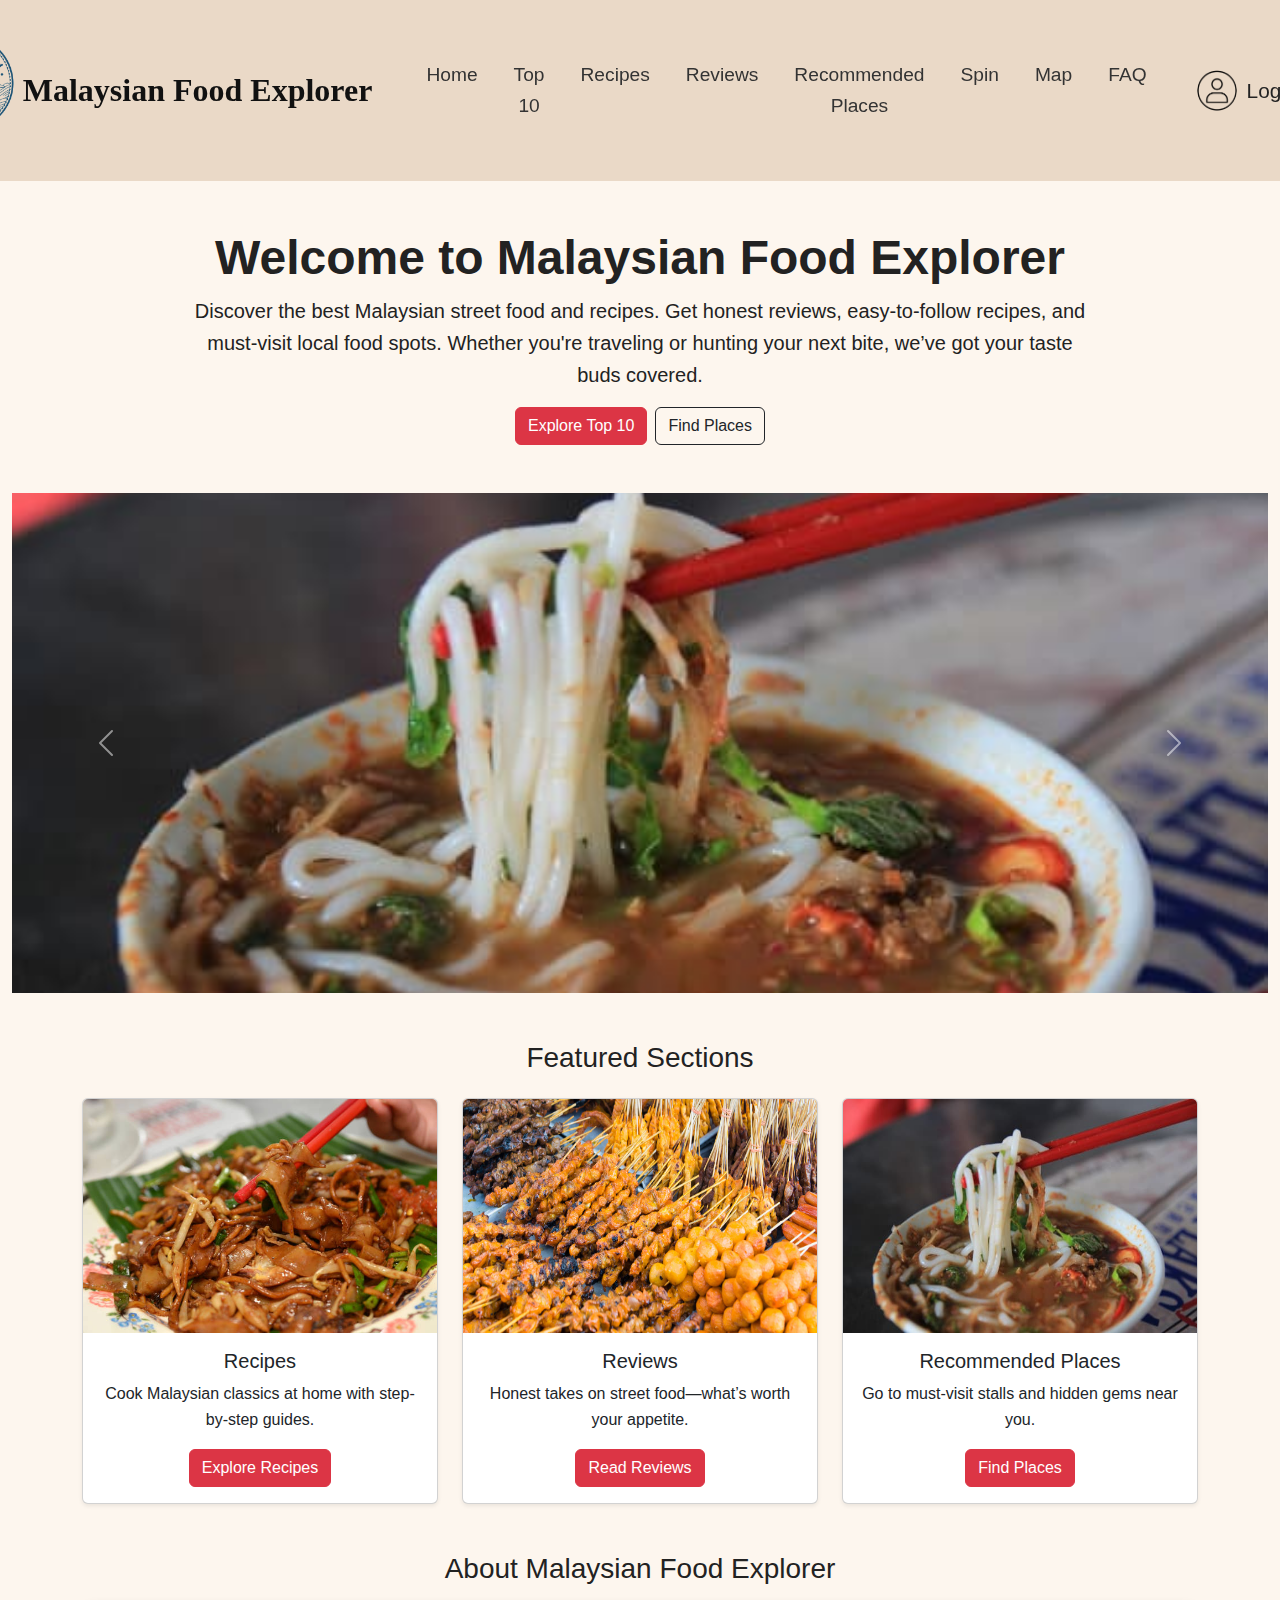
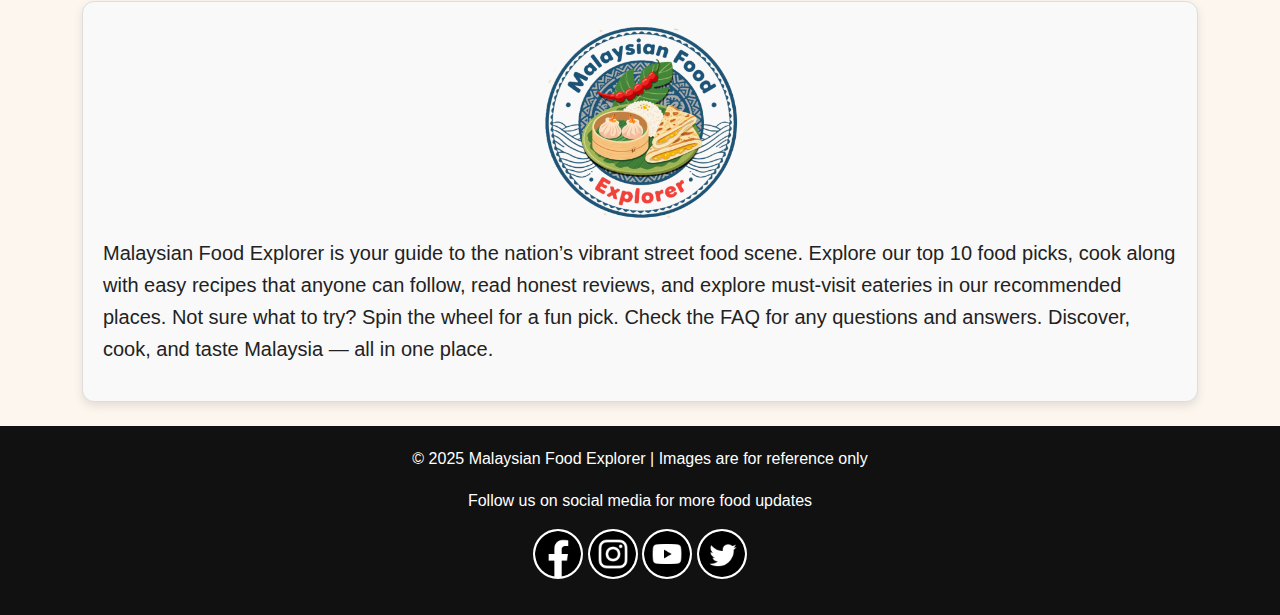
<file: index.html>
<!DOCTYPE html>
<html lang="en">

<head>
  <meta charset="UTF-8" />
  <meta name="viewport" content="width=device-width, initial-scale=1.0" />
  <title>Malaysian Street Food Home</title>

  <link href="https://cdn.jsdelivr.net/npm/bootstrap@5.3.3/dist/css/bootstrap.min.css" rel="stylesheet"
    integrity="sha384-QWTKZyjpPEjISv5WaRU9OFeRpok6YctnYmDr5pNlyT2bRjXh0JMhjY6hW+ALEwIH" crossorigin="anonymous">
  <link rel="stylesheet" type="text/css" href="main.css">
  <link rel="stylesheet" type="text/css" href="index.css">
</head>

<body>
  <header>
    <nav class="navbar navbar-expand-lg " id="navbar">
      <div class="container-fluid">
        <div class="logo">
          <a class="navbar-brand d-flex align-items-center gap-2" href="#">
            <img src="icon/mfelogo.png" alt="logo" class="logo-pic" width="100" height="100">
            <span onclick="window.location.href='index.html'">Malaysian Food Explorer</span>
          </a>
        </div>
        <button class="navbar-toggler" type="button" data-bs-toggle="collapse" data-bs-target="#mainNavbar"
          aria-controls="mainNavbar" aria-expanded="false" aria-label="Toggle navigation">
          <span class="navbar-toggler-icon"></span>
        </button>
        <div class="collapse navbar-collapse" id="mainNavbar">
          <ul class="navbar-nav me-auto mb-2 mb-lg-0">
            <li class="nav-item"><a class="nav-link" href="index.html">Home</a></li>
            <li class="nav-item"><a class="nav-link" href="top10.html">Top 10</a></li>
            <li class="nav-item"><a class="nav-link" href="recipes.html">Recipes</a></li>
            <li class="nav-item"><a class="nav-link" href="reviews.html">Reviews</a></li>
            <li class="nav-item"><a class="nav-link" href="places.html">Recommended Places</a></li>
            <li class="nav-item"><a class="nav-link" href="spin.html">Spin</a></li>
            <li class="nav-item"><a class="nav-link" href="map.html">Map</a></li>
            <li class="nav-item"><a class="nav-link" href="faq.html">FAQ</a></li>
          </ul>
        </div>
      </div>
      <div class="login-wrapper">
        <div class="user-dropdown">
          <img src="icon/profilepic.png" class="profile-pic" width="40" />
          <span id="userprofile"></span>
          <div class="dropdown-content" id="dropdownContent">
            <a href="#" id="userdrop1"></a>
            <a href="#" id="userdrop2"></a>
          </div>
        </div>
      </div>
    </nav>
  </header>

  <main>
    <section class="container py-5 text-center">
      <h1 class="display-5 fw-bold">Welcome to Malaysian Food Explorer</h1>
      <p class="lead mx-auto" style="max-width: 900px;">Discover the best Malaysian street food and recipes. Get honest
        reviews, easy-to-follow recipes, and must-visit local food spots. Whether you're traveling or hunting your next
        bite, we’ve got your taste buds covered.</p>
      <div class="d-flex justify-content-center gap-2">
        <a href="top10.html" class="btn btn-danger">Explore Top 10</a>
        <a href="places.html" class="btn btn-outline-dark">Find Places</a>
      </div>
    </section>
    <section class="container pb-4" id="slidephoto">
      <div id="foodCarousel" class="carousel slide" data-bs-ride="carousel">
        <div class="carousel-inner">
          <div class="carousel-item active">
            <img src="home/laksa.jpg" class="d-block w-100" alt="Laksa">
          </div>
          <div class="carousel-item">
            <img src="home/murtabak.jpg" class="d-block w-100" alt="Murtabak">
          </div>
          <div class="carousel-item">
            <img src="home/satay.jpeg" class="d-block w-100" alt="Satay">
          </div>
          <div class="carousel-item">
            <img src="home/apambalik.jpg" class="d-block w-100" alt="Apam Balik">
          </div>
          <div class="carousel-item">
            <img src="home/bak_kwa.jpg" class="d-block w-100" alt="Bak Kwa">
          </div>
          <div class="carousel-item">
            <img src="home/ChaoKueyTeow.jpg" class="d-block w-100" alt="Char Kuey Teow">
          </div>
          <div class="carousel-item">
            <img src="home/CheeCheongFun.jpg" class="d-block w-100" alt="Chee Cheong Fun">
          </div>
          <div class="carousel-item">
            <img src="home/rotipisang.jpg" class="d-block w-100" alt="Roti Pisang">
          </div>
        </div>
        <button class="carousel-control-prev" type="button" data-bs-target="#foodCarousel" data-bs-slide="prev">
          <span class="carousel-control-prev-icon" aria-hidden="true"></span>
          <span class="visually-hidden">Previous</span>
        </button>
        <button class="carousel-control-next" type="button" data-bs-target="#foodCarousel" data-bs-slide="next">
          <span class="carousel-control-next-icon" aria-hidden="true"></span>
          <span class="visually-hidden">Next</span>
        </button>
      </div>
    </section>

    <section class="container py-4">
      <h2 class="h3 text-center mb-4">Featured Sections</h2>
      <div class="row g-4">
        <div class="col-12 col-md-6 col-lg-4">
          <div class="card h-100 shadow-sm">
            <img src="home/ChaoKueyTeow.jpg" class="card-img-top" alt="Recipes">
            <div class="card-body d-flex flex-column">
              <h5 class="card-title">Recipes</h5>
              <p class="card-text">Cook Malaysian classics at home with step-by-step guides.</p>
              <div class="mt-auto">
                <a href="recipes.html" class="btn btn-danger">Explore Recipes</a>
              </div>
            </div>
          </div>
        </div>
        <div class="col-12 col-md-6 col-lg-4">
          <div class="card h-100 shadow-sm">
            <img src="home/satay.jpeg" class="card-img-top" alt="Reviews">
            <div class="card-body d-flex flex-column">
              <h5 class="card-title">Reviews</h5>
              <p class="card-text">Honest takes on street food—what’s worth your appetite.</p>
              <div class="mt-auto">
                <a href="reviews.html" class="btn btn-danger">Read Reviews</a>
              </div>
            </div>
          </div>
        </div>
        <div class="col-12 col-md-6 col-lg-4">
          <div class="card h-100 shadow-sm">
            <img src="home/laksa.jpg" class="card-img-top" alt="Recommended Places">
            <div class="card-body d-flex flex-column">
              <h5 class="card-title">Recommended Places</h5>
              <p class="card-text">Go to must-visit stalls and hidden gems near you.</p>
              <div class="mt-auto">
                <a href="places.html" class="btn btn-danger">Find Places</a>
              </div>
            </div>
          </div>
        </div>
      </div>
    </section>

    <section class="container py-4">
      <h2 class="h3 mb-3">About Malaysian Food Explorer</h2>

      <div class="description">
        <div>
          <img src="icon/mfelogo.png" alt="logo" class="logo-pic" width="200" height="200">
        </div>
        <p>
          Malaysian Food Explorer is your guide to the nation’s vibrant street food scene. Explore
          our top 10 food picks, cook along with easy recipes that anyone can follow, read honest reviews,
          and explore must-visit eateries in our recommended places. Not sure what to try? Spin the wheel for a fun
          pick.
          Check the FAQ for any questions and answers. Discover, cook, and taste Malaysia — all in one place.
        </p>
      </div>
    </section>

  </main>

  <footer>
    <p>&copy; 2025 Malaysian Food Explorer | Images are for reference only</p>
    <p>Follow us on social media for more food updates</p>
    <p>
      <img src="icon/fb.png" alt="Facebook">
      <img src="icon/ig.png" alt="Instagram">
      <img src="icon/yt.png" alt="YouTube">
      <img src="icon/tw.png" alt="Twitter">
    </p>
  </footer>
  <script src="https://cdn.jsdelivr.net/npm/bootstrap@5.3.3/dist/js/bootstrap.bundle.min.js"
    integrity="sha384-YvpcrYf0tY3lHB60NNkmXc5s9fDVZLESaAA55NDzOxhy9GkcIdslK1eN7N6jIeHz"
    crossorigin="anonymous"></script>
  <script src="main.js"></script>
</body>

</html>
</file>
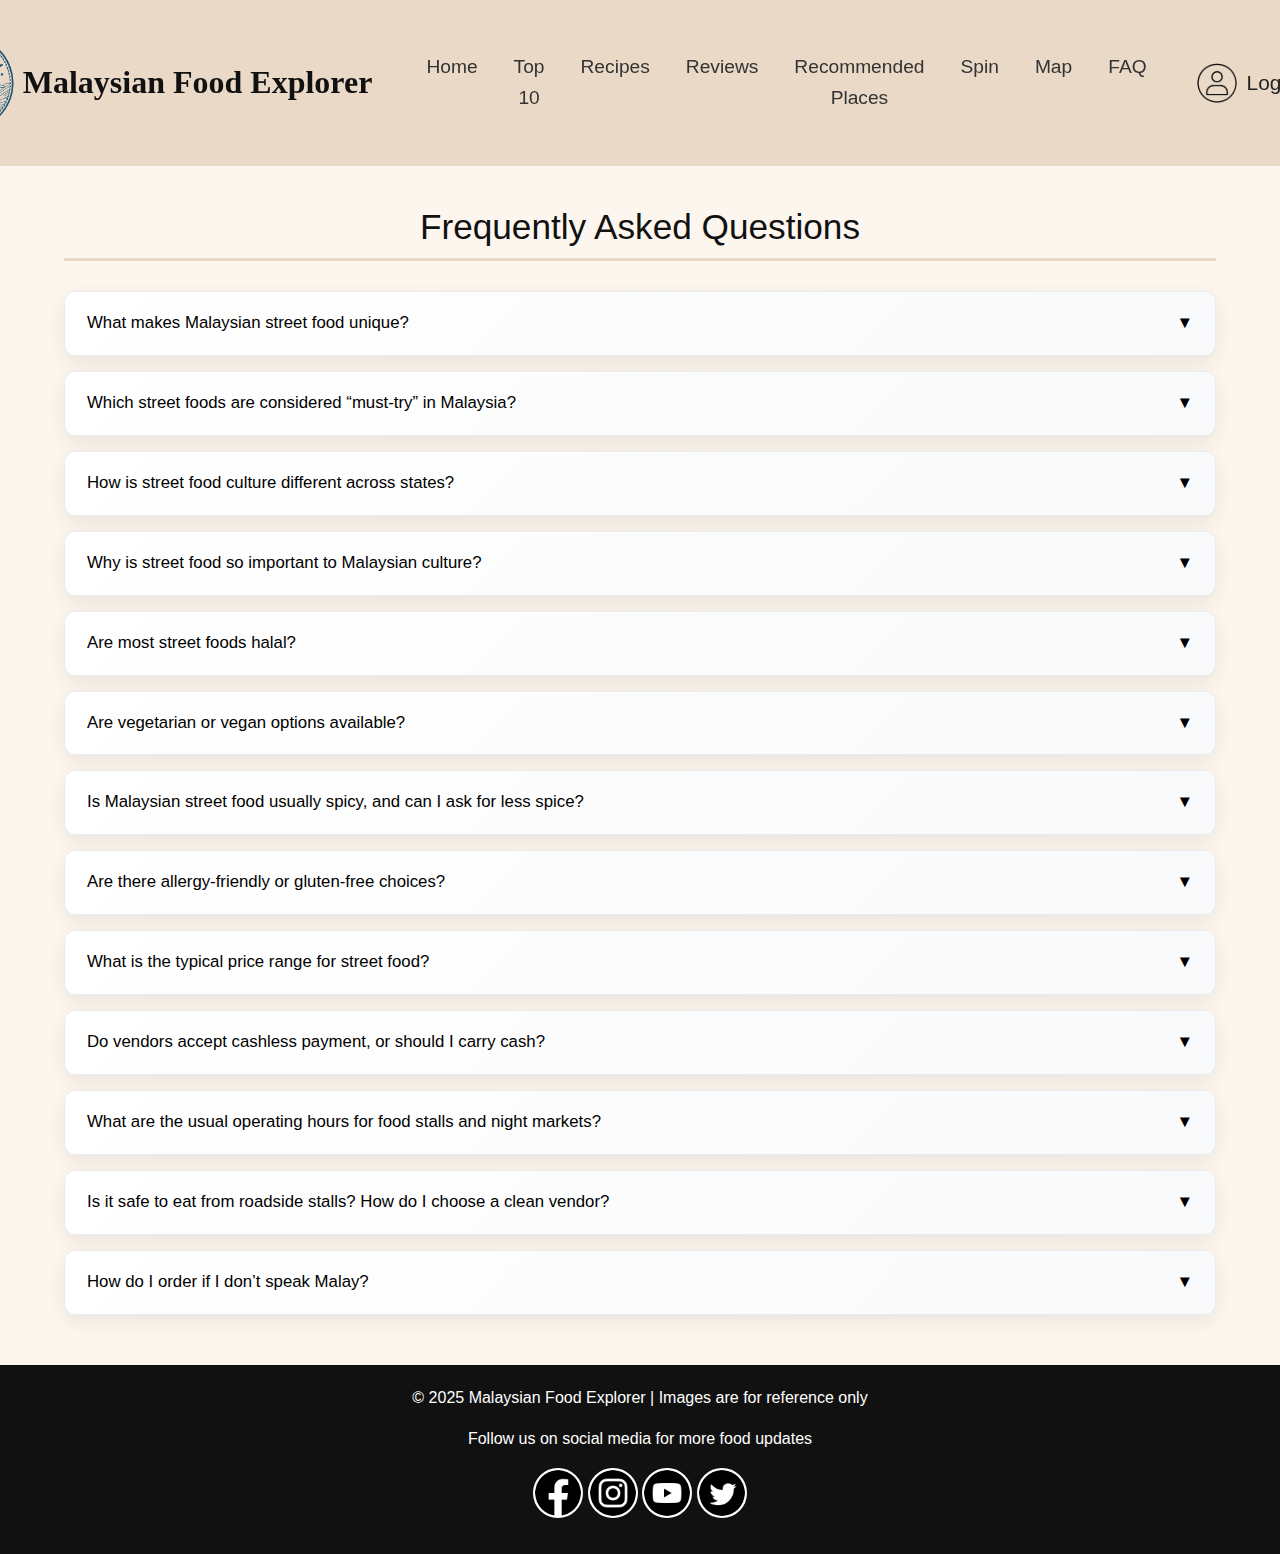
<file: faq.html>
<!DOCTYPE html>
<html lang="en">

<head>
  <meta charset="UTF-8" />
  <meta name="viewport" content="width=device-width, initial-scale=1.0" />
  <title>FAQ - Malaysian Street Food</title>
  <link href="https://cdn.jsdelivr.net/npm/bootstrap@5.3.3/dist/css/bootstrap.min.css" rel="stylesheet"
    integrity="sha384-QWTKZyjpPEjISv5WaRU9OFeRpok6YctnYmDr5pNlyT2bRjXh0JMhjY6hW+ALEwIH" crossorigin="anonymous">
  <link rel="stylesheet" type="text/css" href="main.css">
  <link rel="stylesheet" type="text/css" href="faq.css">
</head>

<body>
  <header>
    <nav class="navbar navbar-expand-lg " id="navbar">
      <div class="container-fluid">
        <div class="logo">
          <a class="navbar-brand d-flex align-items-center gap-2" href="#">
            <img src="icon/mfelogo.png" alt="logo" class="logo-pic" width="100" height="100">
            <span onclick="window.location.href='index.html'">Malaysian Food Explorer</span>
          </a>
        </div>
        <button class="navbar-toggler" type="button" data-bs-toggle="collapse" data-bs-target="#mainNavbar"
          aria-controls="mainNavbar" aria-expanded="false" aria-label="Toggle navigation">
          <span class="navbar-toggler-icon"></span>
        </button>
        <div class="collapse navbar-collapse" id="mainNavbar">
          <ul class="navbar-nav me-auto mb-2 mb-lg-0">
            <li class="nav-item"><a class="nav-link" href="index.html">Home</a></li>
            <li class="nav-item"><a class="nav-link" href="top10.html">Top 10</a></li>
            <li class="nav-item"><a class="nav-link" href="recipes.html">Recipes</a></li>
            <li class="nav-item"><a class="nav-link" href="reviews.html">Reviews</a></li>
            <li class="nav-item"><a class="nav-link" href="places.html">Recommended Places</a></li>
            <li class="nav-item"><a class="nav-link" href="spin.html">Spin</a></li>
            <li class="nav-item"><a class="nav-link" href="map.html">Map</a></li>
            <li class="nav-item"><a class="nav-link" href="faq.html">FAQ</a></li>
          </ul>
        </div>
      </div>
      <div class="login-wrapper">
        <div class="user-dropdown">
          <img src="icon/profilepic.png" class="profile-pic" width="40" />
          <span id="userprofile"></span>
          <div class="dropdown-content" id="dropdownContent">
            <a href="#" id="userdrop1"></a>
            <a href="#" id="userdrop2"></a>
          </div>
        </div>
      </div>
    </nav>
  </header>

  <main class="maincontain">
    <h2>Frequently Asked Questions</h2>
    <div class="faq-container" id="faqList">

      <!-- About Malaysian Street Food -->
      <div class="faq-item" aria-expanded="false">
        <button class="faq-question" aria-controls="answer1" aria-expanded="false">
          What makes Malaysian street food unique?
          <span class="chevron">▼</span>
        </button>
        <div class="faq-answer" id="answer1" role="region">
          Malaysian street food is a blend of Malay, Chinese, Indian, and indigenous influences, resulting in diverse
          flavors and cooking styles. Dishes often use aromatic spices, coconut milk, sambal, and fresh herbs.
        </div>
      </div>

      <div class="faq-item" aria-expanded="false">
        <button class="faq-question" aria-controls="answer2" aria-expanded="false">
          Which street foods are considered “must-try” in Malaysia?
          <span class="chevron">▼</span>
        </button>
        <div class="faq-answer" id="answer2" role="region">
          Popular choices include Nasi Lemak, Char Kway Teow, Satay, Roti Canai, Laksa, and Keropok Lekor. Each state
          also has its own signature dish.
        </div>
      </div>

      <div class="faq-item" aria-expanded="false">
        <button class="faq-question" aria-controls="answer3" aria-expanded="false">
          How is street food culture different across states?
          <span class="chevron">▼</span>
        </button>
        <div class="faq-answer" id="answer3" role="region">
          Northern states like Penang are known for Chinese-influenced dishes, the East Coast for rice-based meals with
          herbs and fermented condiments, and East Malaysia for noodle dishes like Sarawak Laksa and Beaufort Mee.
        </div>
      </div>

      <div class="faq-item" aria-expanded="false">
        <button class="faq-question" aria-controls="answer4" aria-expanded="false">
          Why is street food so important to Malaysian culture?
          <span class="chevron">▼</span>
        </button>
        <div class="faq-answer" id="answer4" role="region">
          Street food is an affordable way for people to enjoy traditional dishes daily. It also reflects Malaysia’s
          multicultural heritage and social lifestyle, as locals often gather at night markets or food courts.
        </div>
      </div>

      <!-- Food & Ingredients -->
      <div class="faq-item" aria-expanded="false">
        <button class="faq-question" aria-controls="answer5" aria-expanded="false">
          Are most street foods halal?
          <span class="chevron">▼</span>
        </button>
        <div class="faq-answer" id="answer5" role="region">
          Many stalls, especially Malay-owned ones, serve halal food. In mixed or Chinese-majority areas, non-halal
          options may be available, so Muslim visitors should look for halal certification signs.
        </div>
      </div>

      <div class="faq-item" aria-expanded="false">
        <button class="faq-question" aria-controls="answer6" aria-expanded="false">
          Are vegetarian or vegan options available?
          <span class="chevron">▼</span>
        </button>
        <div class="faq-answer" id="answer6" role="region">
          Yes, though limited. Indian stalls often serve vegetarian dishes like thosai, idli, or chapati, and some
          stalls offer vegetable-based noodles or rice dishes.
        </div>
      </div>

      <div class="faq-item" aria-expanded="false">
        <button class="faq-question" aria-controls="answer7" aria-expanded="false">
          Is Malaysian street food usually spicy, and can I ask for less spice?
          <span class="chevron">▼</span>
        </button>
        <div class="faq-answer" id="answer7" role="region">
          Many dishes are spicy due to sambal and chilies, but vendors can often adjust spice levels if requested. Not
          all street foods are spicy—dishes like roti canai or cendol are mild.
        </div>
      </div>

      <div class="faq-item" aria-expanded="false">
        <button class="faq-question" aria-controls="answer8" aria-expanded="false">
          Are there allergy-friendly or gluten-free choices?
          <span class="chevron">▼</span>
        </button>
        <div class="faq-answer" id="answer8" role="region">
          Options exist but are not always clearly labeled. Rice-based dishes (e.g., nasi kerabu, nasi lemak) are
          typically gluten-free, but diners with allergies should ask vendors about ingredients.
        </div>
      </div>

      <!-- Practical Eating Tips -->
      <div class="faq-item" aria-expanded="false">
        <button class="faq-question" aria-controls="answer9" aria-expanded="false">
          What is the typical price range for street food?
          <span class="chevron">▼</span>
        </button>
        <div class="faq-answer" id="answer9" role="region">
          Prices usually range from RM2 to RM10 per dish, depending on location and portion size. Tourist-heavy spots
          may be slightly higher.
        </div>
      </div>

      <div class="faq-item" aria-expanded="false">
        <button class="faq-question" aria-controls="answer10" aria-expanded="false">
          Do vendors accept cashless payment, or should I carry cash?
          <span class="chevron">▼</span>
        </button>
        <div class="faq-answer" id="answer10" role="region">
          Cash is still widely used, especially at smaller stalls. In cities, some vendors accept e-wallets or QR
          payments.
        </div>
      </div>

      <div class="faq-item" aria-expanded="false">
        <button class="faq-question" aria-controls="answer11" aria-expanded="false">
          What are the usual operating hours for food stalls and night markets?
          <span class="chevron">▼</span>
        </button>
        <div class="faq-answer" id="answer11" role="region">
          Many stalls open in the evening until late night. Pasar malam usually start around 6 PM and run until 10–11
          PM.
        </div>
      </div>

      <div class="faq-item" aria-expanded="false">
        <button class="faq-question" aria-controls="answer12" aria-expanded="false">
          Is it safe to eat from roadside stalls? How do I choose a clean vendor?
          <span class="chevron">▼</span>
        </button>
        <div class="faq-answer" id="answer12" role="region">
          Yes, it is generally safe. Choose vendors with a high turnover of customers, clean preparation areas, and
          freshly cooked food.
        </div>
      </div>

      <div class="faq-item" aria-expanded="false">
        <button class="faq-question" aria-controls="answer13" aria-expanded="false">
          How do I order if I don’t speak Malay?
          <span class="chevron">▼</span>
        </button>
        <div class="faq-answer" id="answer13" role="region">
          Many vendors understand basic English, and pointing at displayed dishes also works. Learning simple Malay
          words like “satu” (one) or “pedas” (spicy) can help.
        </div>
      </div>

    </div>
  </main>

  <footer>
    <p>&copy; 2025 Malaysian Food Explorer | Images are for reference only</p>
    <p>Follow us on social media for more food updates</p>
    <p>
      <img src="icon/fb.png" alt="Facebook">
      <img src="icon/ig.png" alt="Instagram">
      <img src="icon/yt.png" alt="YouTube">
      <img src="icon/tw.png" alt="Twitter">
    </p>
  </footer>

  <script src="https://cdn.jsdelivr.net/npm/bootstrap@5.3.3/dist/js/bootstrap.bundle.min.js"
    integrity="sha384-YvpcrYf0tY3lHB60NNkmXc5s9fDVZLESaAA55NDzOxhy9GkcIdslK1eN7N6jIeHz"
    crossorigin="anonymous"></script>
  <script src="faq.js"> </script>
  <script src="main.js"> </script>
</body>

</html>
</file>
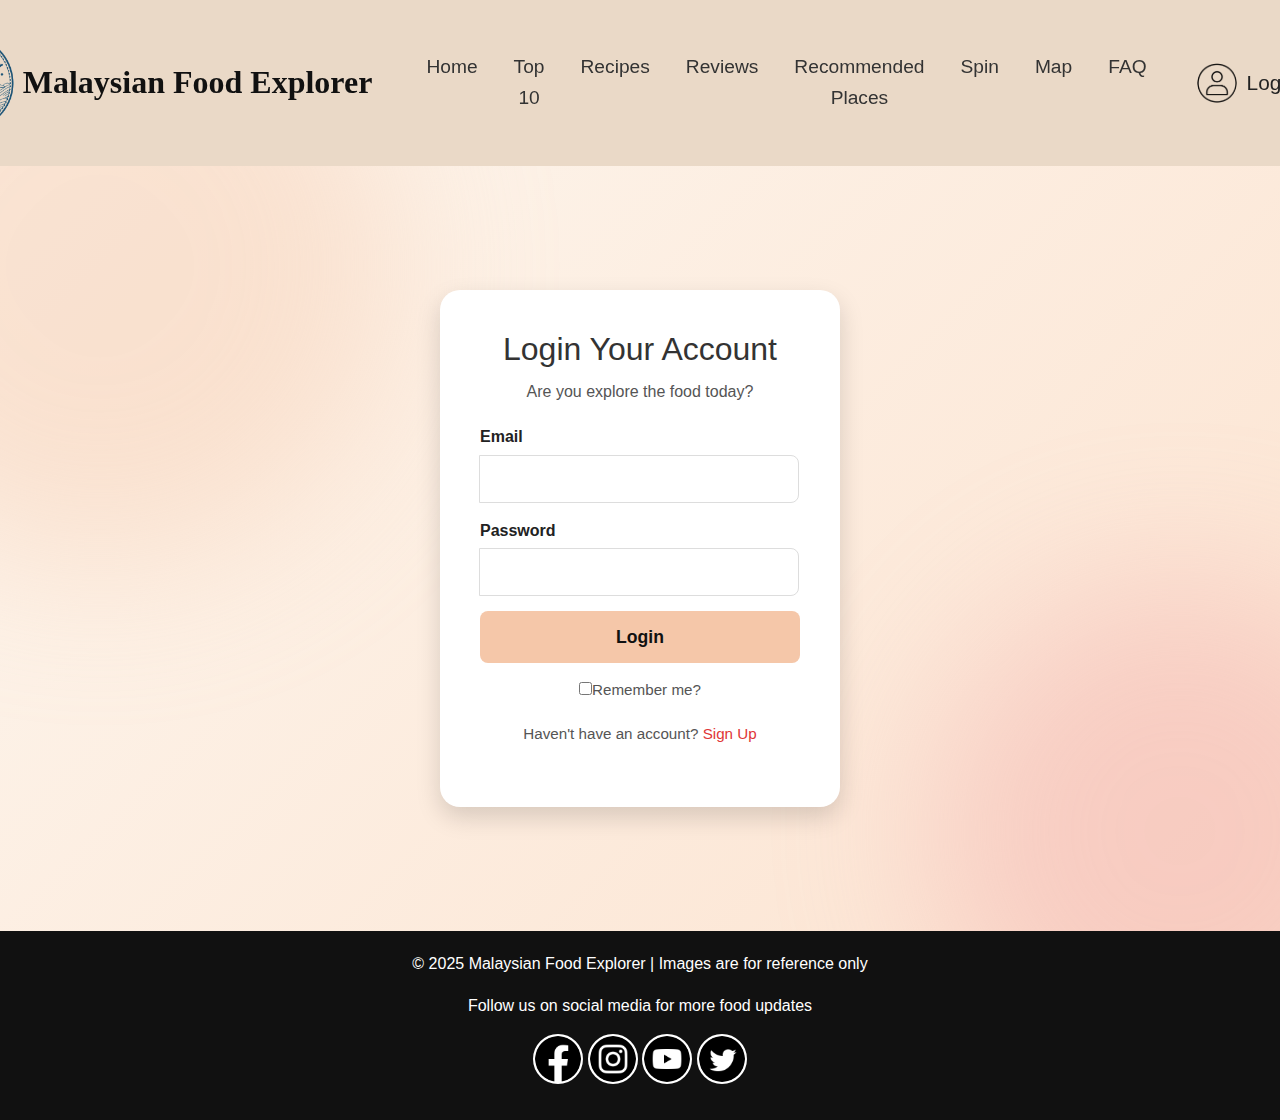
<file: login.html>
<!DOCTYPE html>
<html lang="en">

<head>
  <meta charset="UTF-8" />
  <meta name="viewport" content="width=device-width, initial-scale=1.0" />
  <title>Malaysian Street Food Reviews</title>
  <link href="https://cdn.jsdelivr.net/npm/bootstrap@5.3.3/dist/css/bootstrap.min.css" rel="stylesheet"
    integrity="sha384-QWTKZyjpPEjISv5WaRU9OFeRpok6YctnYmDr5pNlyT2bRjXh0JMhjY6hW+ALEwIH" crossorigin="anonymous">
  <link rel="stylesheet" type="text/css" href="main.css">
  <link rel="stylesheet" type="text/css" href="login.css">
</head>

<body>
  <header>
    <nav class="navbar navbar-expand-lg " id="navbar">
      <div class="container-fluid">
        <div class="logo">
          <a class="navbar-brand d-flex align-items-center gap-2" href="#">
            <img src="icon/mfelogo.png" alt="logo" class="logo-pic" width="100" height="100">
            <span onclick="window.location.href='index.html'" class="logoname">Malaysian Food Explorer</span>
          </a>
        </div>
        <button class="navbar-toggler" type="button" data-bs-toggle="collapse" data-bs-target="#mainNavbar"
          aria-controls="mainNavbar" aria-expanded="false" aria-label="Toggle navigation">
          <span class="navbar-toggler-icon"></span>
        </button>
        <div class="collapse navbar-collapse" id="mainNavbar">
          <ul class="navbar-nav me-auto mb-2 mb-lg-0">
            <li class="nav-item"><a class="nav-link" href="index.html">Home</a></li>
            <li class="nav-item"><a class="nav-link" href="top10.html">Top 10</a></li>
            <li class="nav-item"><a class="nav-link" href="recipes.html">Recipes</a></li>
            <li class="nav-item"><a class="nav-link" href="reviews.html">Reviews</a></li>
            <li class="nav-item"><a class="nav-link" href="places.html">Recommended Places</a></li>
            <li class="nav-item"><a class="nav-link" href="spin.html">Spin</a></li>
            <li class="nav-item"><a class="nav-link" href="map.html">Map</a></li>
            <li class="nav-item"><a class="nav-link" href="faq.html">FAQ</a></li>
          </ul>
        </div>
      </div>
      <div class="login-wrapper">
        <div class="user-dropdown">
          <img src="icon/profilepic.png" class="profile-pic" width="40" />
          <span id="userprofile"></span>
          <div class="dropdown-content" id="dropdownContent">
            <a href="#" id="userdrop1"></a>
            <a href="#" id="userdrop2"></a>
          </div>
        </div>
      </div>
    </nav>
  </header>

  <main>
    <div class="background">
      <div class="circle circle1"></div>
      <div class="circle circle2"></div>
      <div class="circle circle3"></div>
    </div>

    <div class="signup-container">
      <div class="signup-card">
        <h2>Login Your Account</h2>
        <p>Are you explore the food today?</p>
        <form action="recipes.html" method="post" id="loginForm">
          <div class="input-group">
            <label for="email">Email</label>
            <input type="email" id="email" name="email" required>
          </div>
          <div class="input-group">
            <label for="password">Password</label>
            <input type="password" id="password" name="password" required>
          </div>
          <button type="submit">Login</button>
          <p class="login-text"><input type="checkbox" id="rememberMe">Remember me?</p>
          <p class="login-text">Haven't have an account? <a href="signup.html">Sign Up</a></p>
        </form>
      </div>
    </div>
  </main>

  <footer>
    <p>&copy; 2025 Malaysian Food Explorer | Images are for reference only</p>
    <p>Follow us on social media for more food updates</p>
    <p>
      <img src="icon/fb.png" alt="Facebook">
      <img src="icon/ig.png" alt="Instagram">
      <img src="icon/yt.png" alt="YouTube">
      <img src="icon/tw.png" alt="Twitter">
    </p>
  </footer>
  <script src="https://cdn.jsdelivr.net/npm/bootstrap@5.3.3/dist/js/bootstrap.bundle.min.js"
    integrity="sha384-YvpcrYf0tY3lHB60NNkmXc5s9fDVZLESaAA55NDzOxhy9GkcIdslK1eN7N6jIeHz"
    crossorigin="anonymous"></script>
  <script src="login.js"></script>
  <script src="main.js"></script>
</body>

</html>
</file>
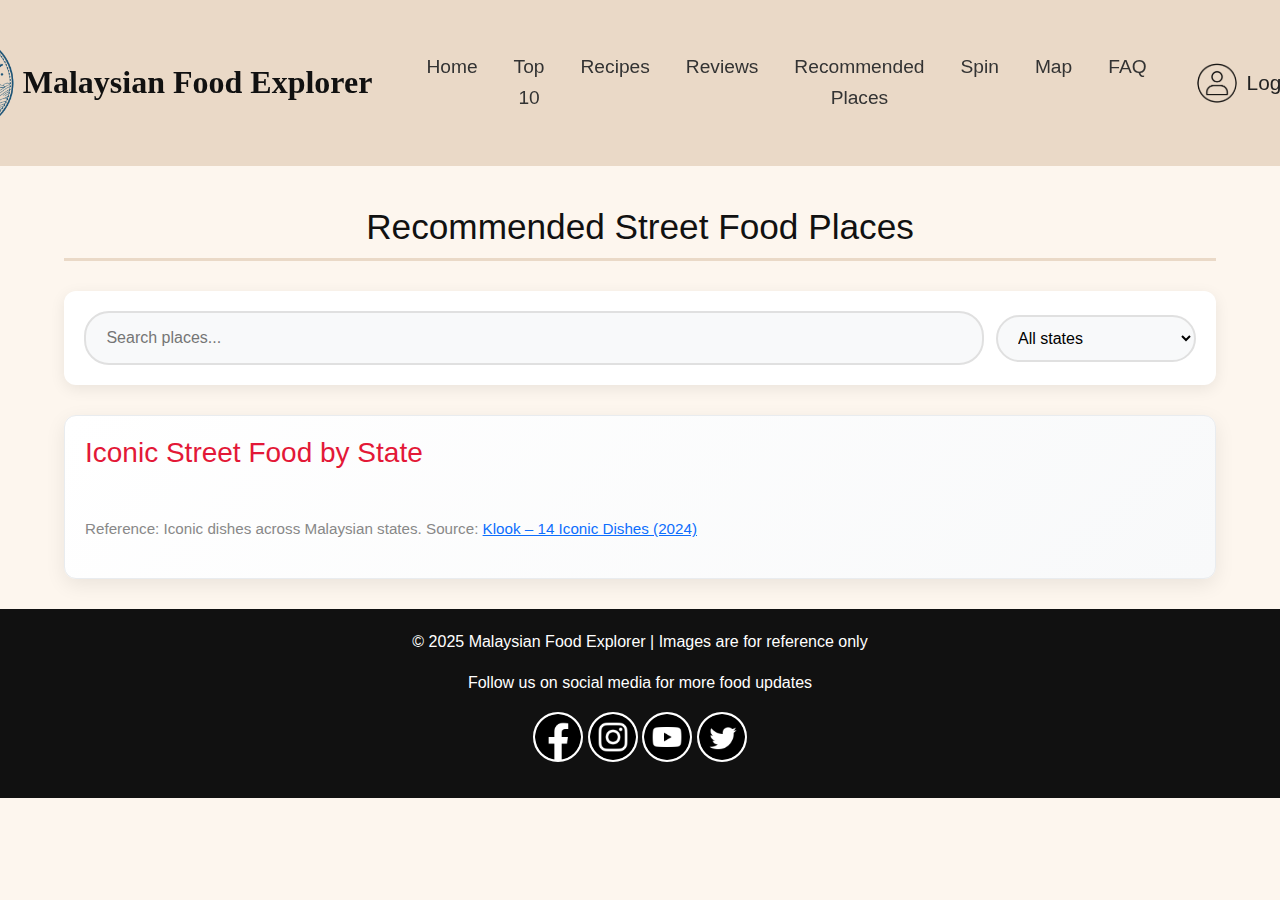
<file: places.html>
<!DOCTYPE html>
<html lang="en">

<head>
  <meta charset="UTF-8" />
  <meta name="viewport" content="width=device-width, initial-scale=1.0" />
  <title>Recommended Street Food Places</title>
  <link href="https://cdn.jsdelivr.net/npm/bootstrap@5.3.3/dist/css/bootstrap.min.css" rel="stylesheet"
    integrity="sha384-QWTKZyjpPEjISv5WaRU9OFeRpok6YctnYmDr5pNlyT2bRjXh0JMhjY6hW+ALEwIH" crossorigin="anonymous">
  <link rel="stylesheet" type="text/css" href="main.css">
  <link rel="stylesheet" type="text/css" href="places.css">
  <script src="https://code.jquery.com/jquery-3.7.1.min.js"
    integrity="sha256-/JqT3SQfawRcv/BIHPThkBvs0OEvtFFmqPF/lYI/Cxo=" crossorigin="anonymous"></script>

  <!-- Social media plugin (Sharethis API) -->
  <script type='text/javascript'
    src='https://platform-api.sharethis.com/js/sharethis.js#property=68aedc87bd10ed3dfe235b51&product=inline-share-buttons'
    async='async'></script>
</head>

<body>
  <header>
    <nav class="navbar navbar-expand-lg " id="navbar">
      <div class="container-fluid">
        <div class="logo">
          <a class="navbar-brand d-flex align-items-center gap-2" href="#">
            <img src="icon/mfelogo.png" alt="logo" class="logo-pic" width="100" height="100">
            <span onclick="window.location.href='index.html'">Malaysian Food Explorer</span>
          </a>
        </div>
        <button class="navbar-toggler" type="button" data-bs-toggle="collapse" data-bs-target="#mainNavbar"
          aria-controls="mainNavbar" aria-expanded="false" aria-label="Toggle navigation">
          <span class="navbar-toggler-icon"></span>
        </button>
        <div class="collapse navbar-collapse" id="mainNavbar">
          <ul class="navbar-nav me-auto mb-2 mb-lg-0">
            <li class="nav-item"><a class="nav-link" href="index.html">Home</a></li>
            <li class="nav-item"><a class="nav-link" href="top10.html">Top 10</a></li>
            <li class="nav-item"><a class="nav-link" href="recipes.html">Recipes</a></li>
            <li class="nav-item"><a class="nav-link" href="reviews.html">Reviews</a></li>
            <li class="nav-item"><a class="nav-link" href="places.html">Recommended Places</a></li>
            <li class="nav-item"><a class="nav-link" href="spin.html">Spin</a></li>
            <li class="nav-item"><a class="nav-link" href="map.html">Map</a></li>
            <li class="nav-item"><a class="nav-link" href="faq.html">FAQ</a></li>
          </ul>
        </div>
      </div>
      <div class="login-wrapper">
        <div class="user-dropdown">
          <img src="icon/profilepic.png" class="profile-pic" width="40" />
          <span id="userprofile"></span>
          <div class="dropdown-content" id="dropdownContent">
            <a href="#" id="userdrop1"></a>
            <a href="#" id="userdrop2"></a>
          </div>
        </div>
      </div>
    </nav>
  </header>

  <main class="maincontain">
    <h2>Recommended Street Food Places</h2>

    <div class="search-bar">
      <input type="text" id="searchInput" placeholder=" Search places..." />
      <select id="stateSelect" aria-label="Filter by state">
        <option value="all">All states</option>
        <option value="Perlis">Perlis</option>
        <option value="Kedah">Kedah</option>
        <option value="Penang">Penang</option>
        <option value="Kelantan">Kelantan</option>
        <option value="Terengganu">Terengganu</option>
        <option value="Pahang">Pahang</option>
        <option value="Perak">Perak</option>
        <option value="Selangor">Selangor</option>
        <option value="Negeri Sembilan">Negeri Sembilan</option>
        <option value="Melaka">Melaka</option>
        <option value="Johor">Johor</option>
        <option value="Sabah">Sabah</option>
        <option value="Sarawak">Sarawak</option>
      </select>
    </div>

    <section class="panel">
      <h3 style="margin-top:0; color:#e31837">Iconic Street Food by State</h3>
      <div id="places" class="places-container">
        <!-- Placeholders: replace with real content later -->
      </div>
      <p id="status" style="color:#666; margin-top:10px"></p>
      <p style="color:#888; font-size:0.95em; margin-top:6px">Reference: Iconic dishes across Malaysian states. Source:
        <a href="https://www.klook.com/en-MY/blog/iconic-dishes-malaysia/" target="_blank" rel="noopener">Klook – 14
          Iconic Dishes (2024)</a>
      </p>
      <!-- Social sharing plugin -->
      <div class="sharethis-inline-share-buttons"></div>
    </section>
  </main>

  <footer>
    <p>&copy; 2025 Malaysian Food Explorer | Images are for reference only</p>
    <p>Follow us on social media for more food updates</p>
    <p>
      <img src="icon/fb.png" alt="Facebook">
      <img src="icon/ig.png" alt="Instagram">
      <img src="icon/yt.png" alt="YouTube">
      <img src="icon/tw.png" alt="Twitter">
    </p>
  </footer>
  <script src="https://cdn.jsdelivr.net/npm/bootstrap@5.3.3/dist/js/bootstrap.bundle.min.js"
    integrity="sha384-YvpcrYf0tY3lHB60NNkmXc5s9fDVZLESaAA55NDzOxhy9GkcIdslK1eN7N6jIeHz"
    crossorigin="anonymous"></script>
  <script src="main.js"> </script>
  <script src="places.js"> </script>
</body>

</html>
</file>
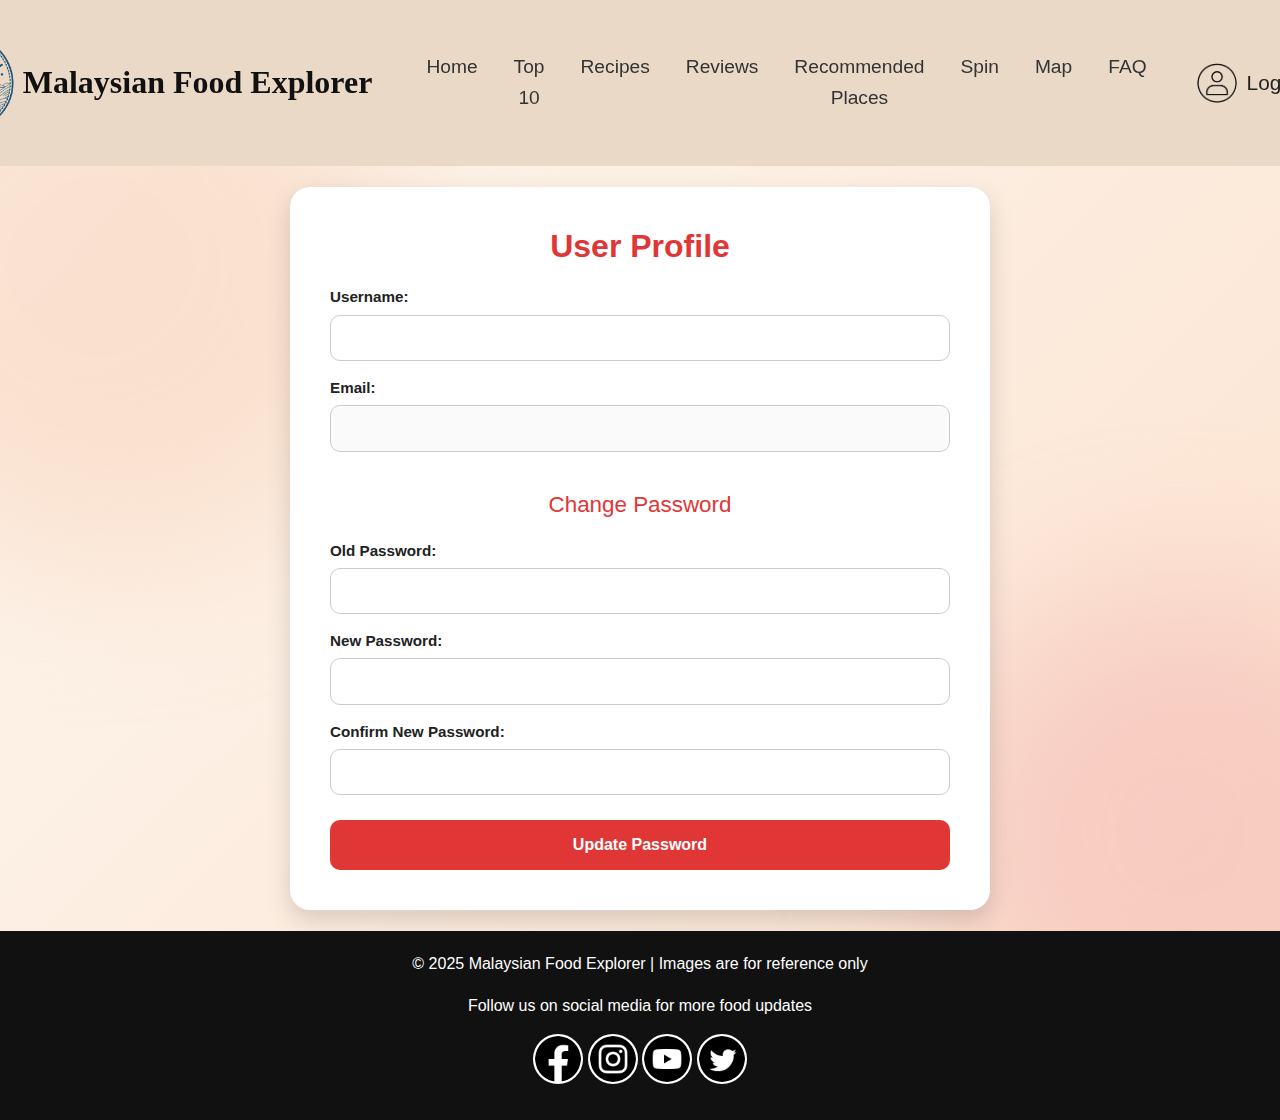
<file: profile.html>
<!DOCTYPE html>
<html lang="en">

<head>
  <meta charset="UTF-8" />
  <meta name="viewport" content="width=device-width, initial-scale=1.0" />
  <title>Malaysian Street Food Reviews</title>
  <link href="https://cdn.jsdelivr.net/npm/bootstrap@5.3.3/dist/css/bootstrap.min.css" rel="stylesheet"
    integrity="sha384-QWTKZyjpPEjISv5WaRU9OFeRpok6YctnYmDr5pNlyT2bRjXh0JMhjY6hW+ALEwIH" crossorigin="anonymous">
  <link rel="stylesheet" type="text/css" href="main.css">
  <link rel="stylesheet" type="text/css" href="profile.css">

</head>

<body>
  <!-- HEADER -->
  <header>
    <nav class="navbar navbar-expand-lg " id="navbar">
      <div class="container-fluid">
        <div class="logo">
          <a class="navbar-brand d-flex align-items-center gap-2" href="#">
            <img src="icon/mfelogo.png" alt="logo" class="logo-pic" width="100" height="100">
            <span onclick="window.location.href='index.html'">Malaysian Food Explorer</span>
          </a>
        </div>
        <button class="navbar-toggler" type="button" data-bs-toggle="collapse" data-bs-target="#mainNavbar"
          aria-controls="mainNavbar" aria-expanded="false" aria-label="Toggle navigation">
          <span class="navbar-toggler-icon"></span>
        </button>
        <div class="collapse navbar-collapse" id="mainNavbar">
          <ul class="navbar-nav me-auto mb-2 mb-lg-0">
            <li class="nav-item"><a class="nav-link" href="index.html">Home</a></li>
            <li class="nav-item"><a class="nav-link" href="top10.html">Top 10</a></li>
            <li class="nav-item"><a class="nav-link" href="recipes.html">Recipes</a></li>
            <li class="nav-item"><a class="nav-link" href="reviews.html">Reviews</a></li>
            <li class="nav-item"><a class="nav-link" href="places.html">Recommended Places</a></li>
            <li class="nav-item"><a class="nav-link" href="spin.html">Spin</a></li>
            <li class="nav-item"><a class="nav-link" href="map.html">Map</a></li>
            <li class="nav-item"><a class="nav-link" href="faq.html">FAQ</a></li>
          </ul>
        </div>
      </div>
      <div class="login-wrapper">
        <div class="user-dropdown">
          <img src="icon/profilepic.png" class="profile-pic" width="40" />
          <span id="userprofile"></span>
          <div class="dropdown-content" id="dropdownContent">
            <a href="#" id="userdrop1"></a>
            <a href="#" id="userdrop2"></a>
          </div>
        </div>
      </div>
    </nav>
  </header>

  <!-- MAIN CONTENT -->
  <main>
    <div class="background">
      <div class="circle circle1"></div>
      <div class="circle circle2"></div>
      <div class="circle circle3"></div>
    </div>

    <div class="profile-container1">
      <div class="profile-container">
        <h2>User Profile</h2>
        <div class="profile-info">
          <label>Username:</label>
          <input type="text" id="profileUsername">
        </div>

        <div class="profile-info">
          <label>Email:</label>
          <input type="email" id="profileEmail" disabled>
        </div>

        <h3>Change Password</h3>
        <form id="changePasswordForm">
          <div class="profile-info">
            <label>Old Password:</label>
            <input type="password" id="oldPassword">
          </div>

          <div class="profile-info">
            <label>New Password:</label>
            <input type="password" id="newPassword">
          </div>

          <div class="profile-info">
            <label>Confirm New Password:</label>
            <input type="password" id="confirmPassword">
          </div>

          <button type="submit">Update Password</button>
        </form>
      </div>
    </div>


  </main>

  <!-- FOOTER -->
  <footer>
    <p>&copy; 2025 Malaysian Food Explorer | Images are for reference only</p>
    <p>Follow us on social media for more food updates</p>
    <p>
      <img src="icon/fb.png" alt="Facebook">
      <img src="icon/ig.png" alt="Instagram">
      <img src="icon/yt.png" alt="YouTube">
      <img src="icon/tw.png" alt="Twitter">
    </p>
  </footer>
  <script src="https://cdn.jsdelivr.net/npm/bootstrap@5.3.3/dist/js/bootstrap.bundle.min.js"
    integrity="sha384-YvpcrYf0tY3lHB60NNkmXc5s9fDVZLESaAA55NDzOxhy9GkcIdslK1eN7N6jIeHz"
    crossorigin="anonymous"></script>
  <script src="profile.js"></script>
</body>

</html>
</file>
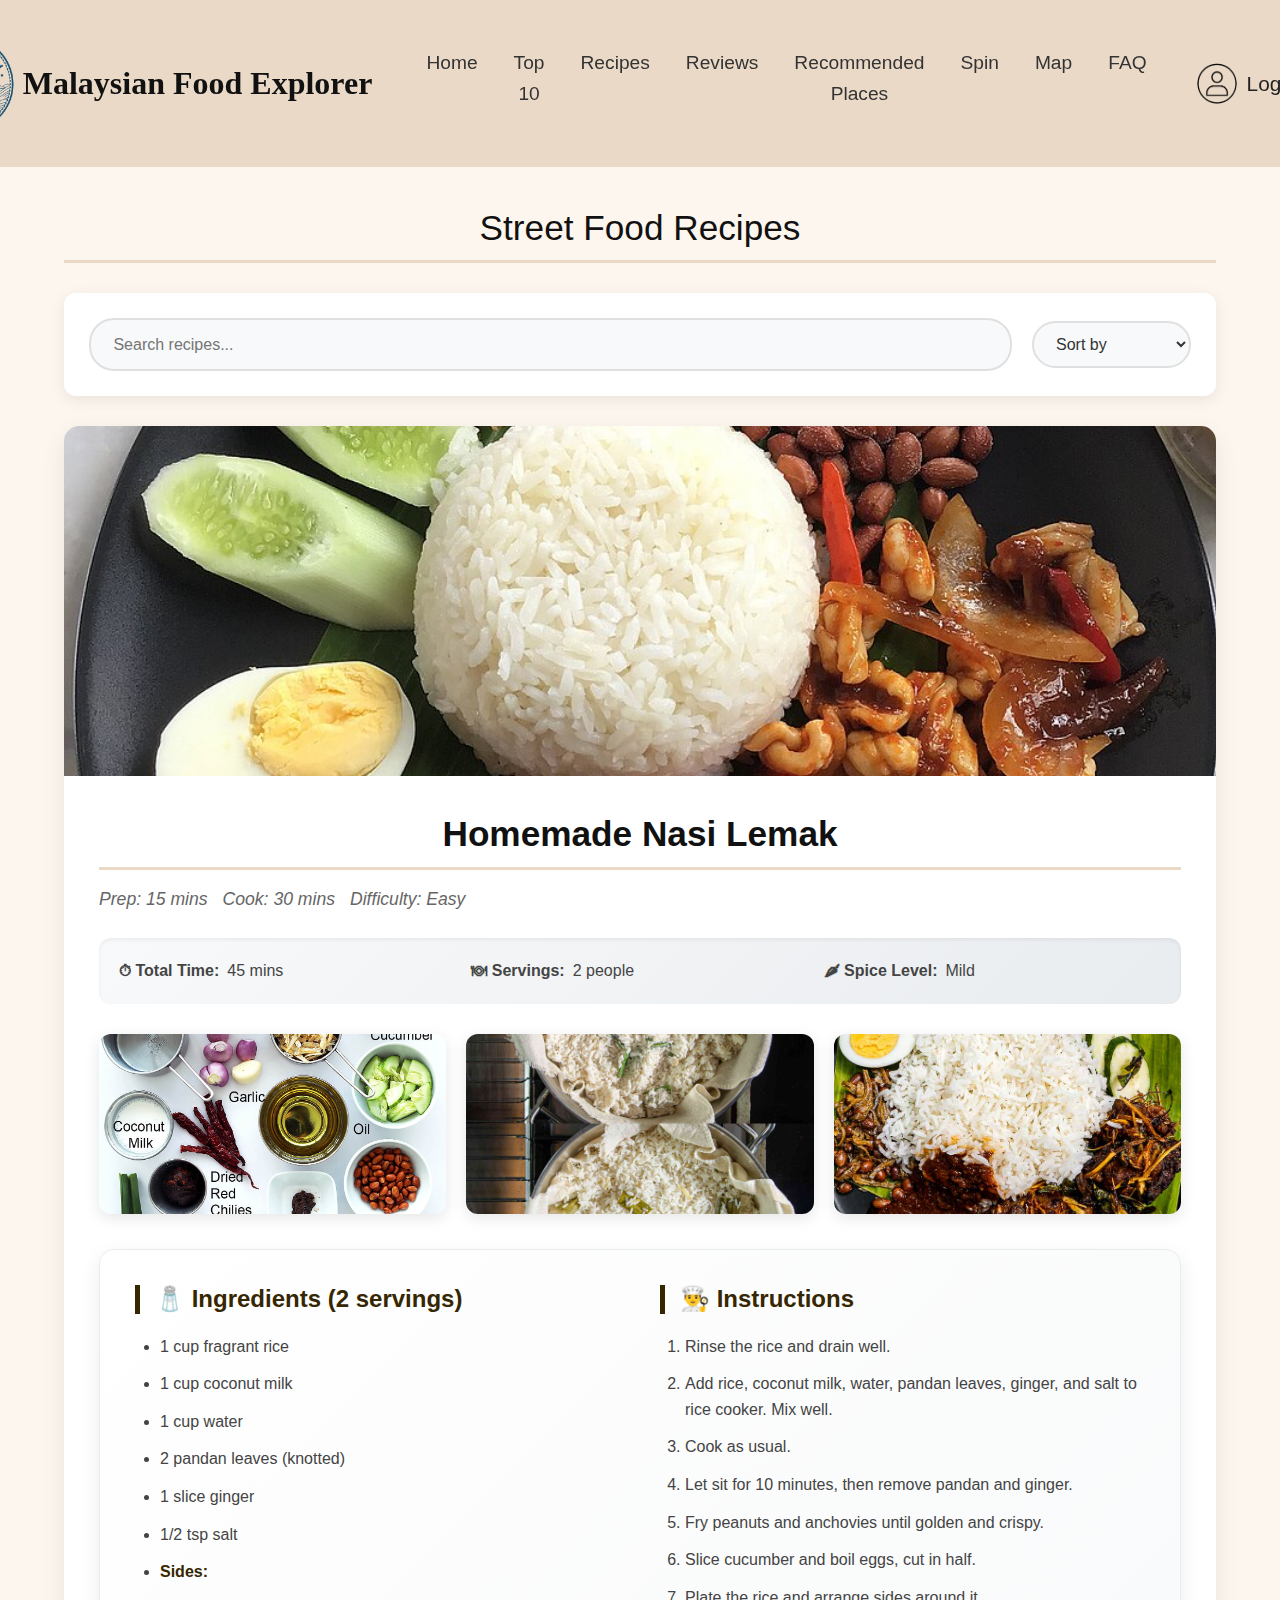
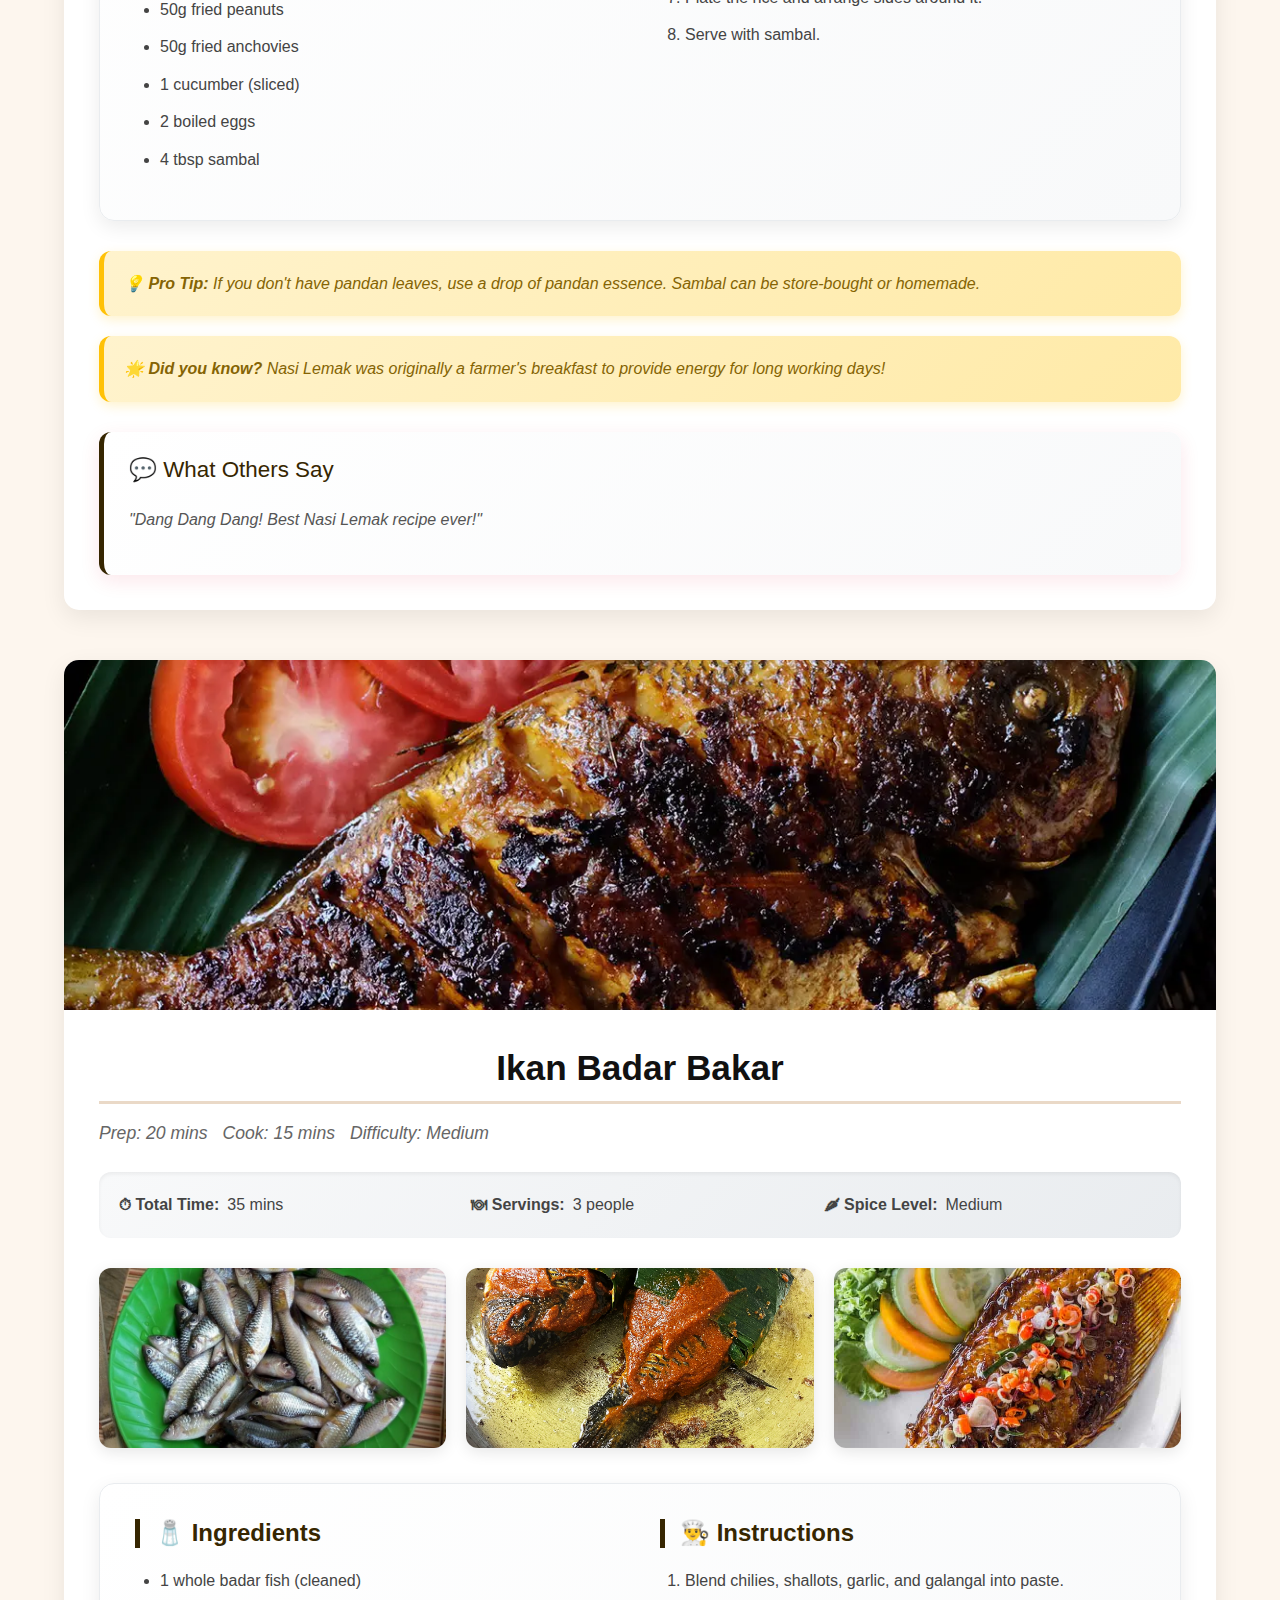
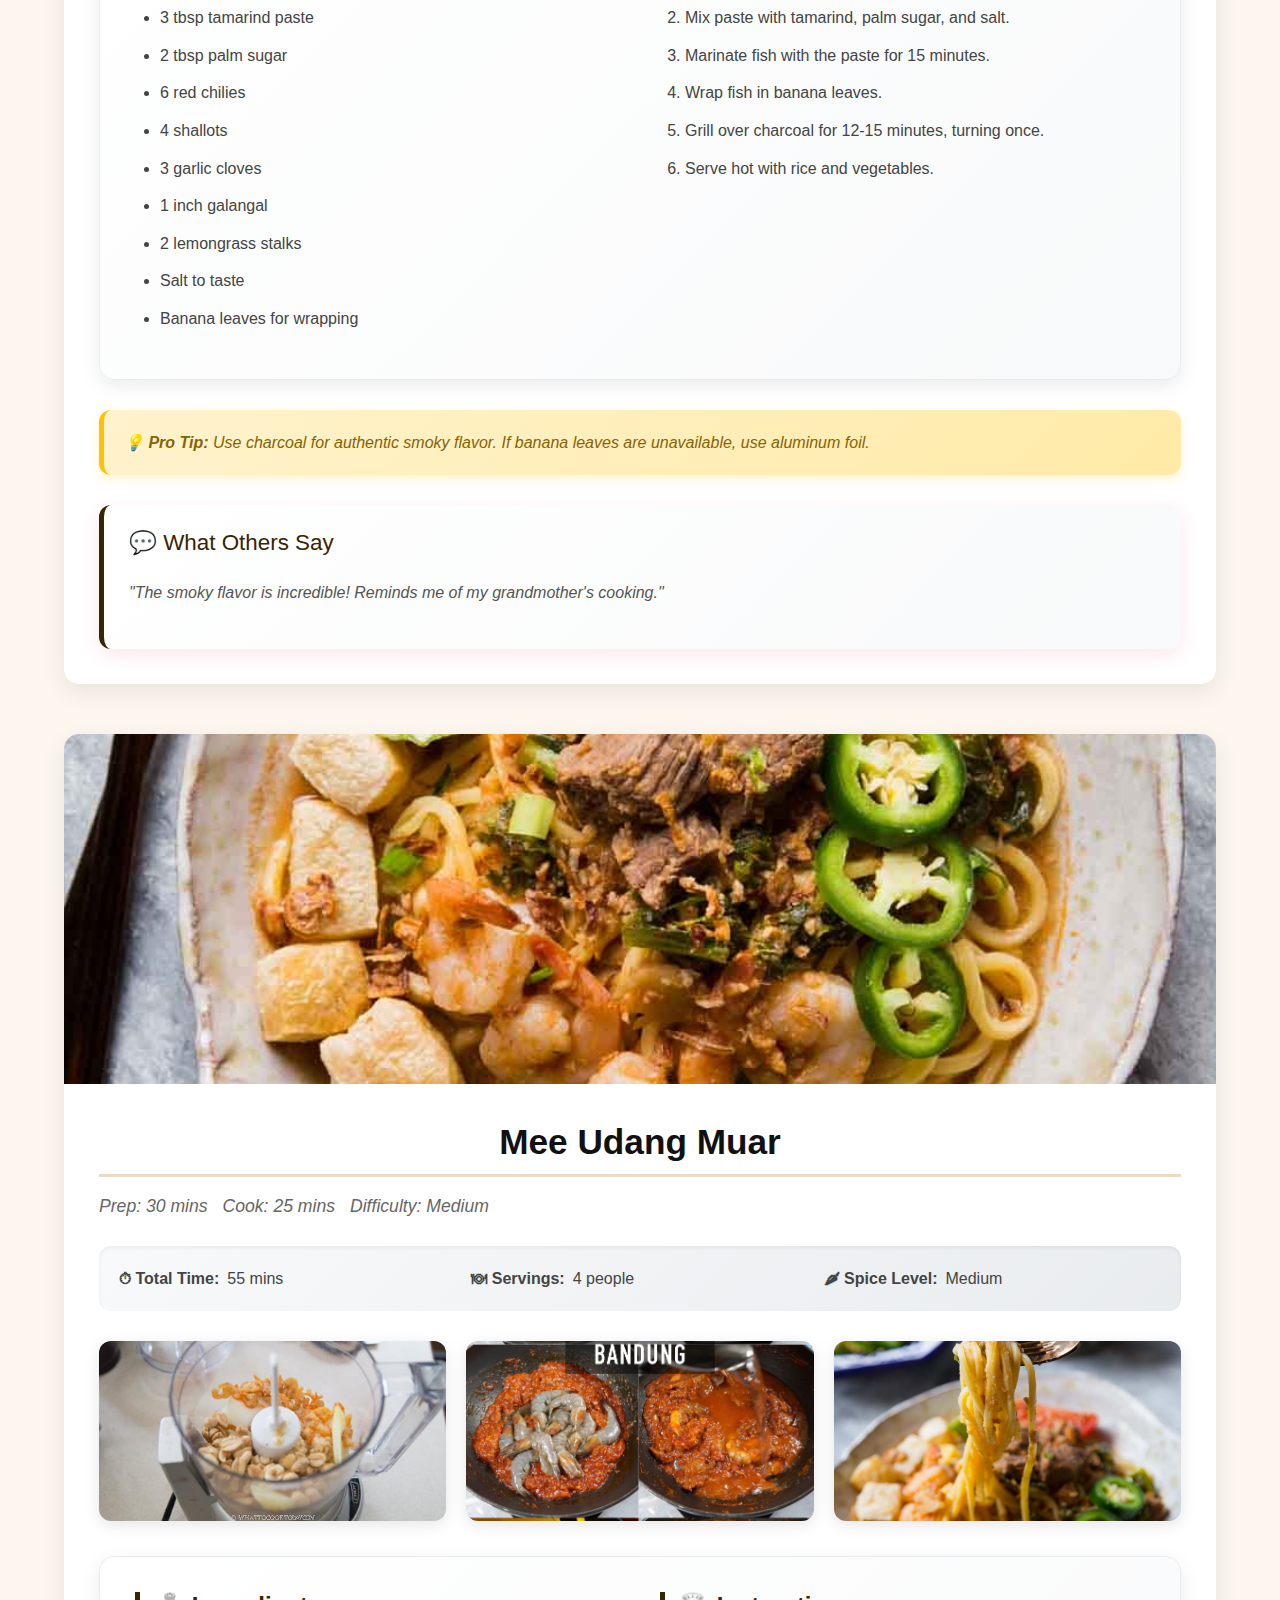
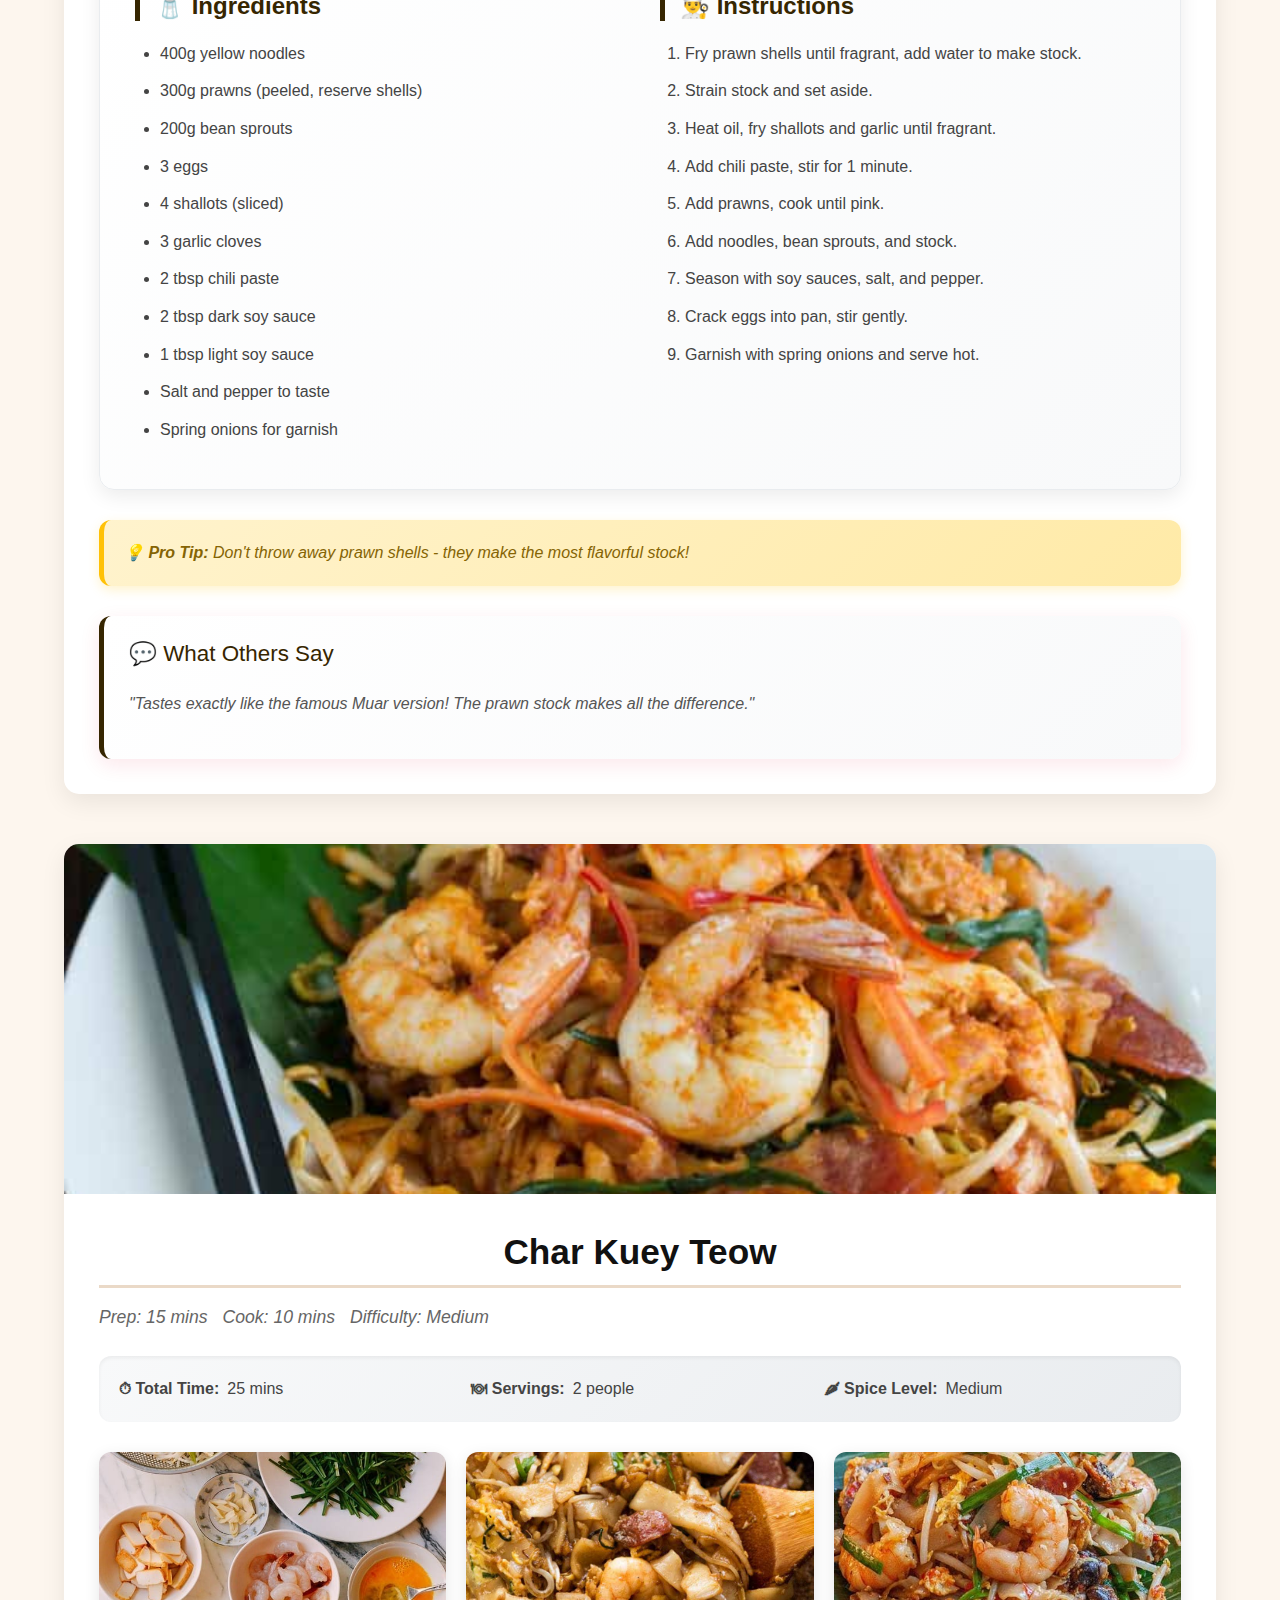
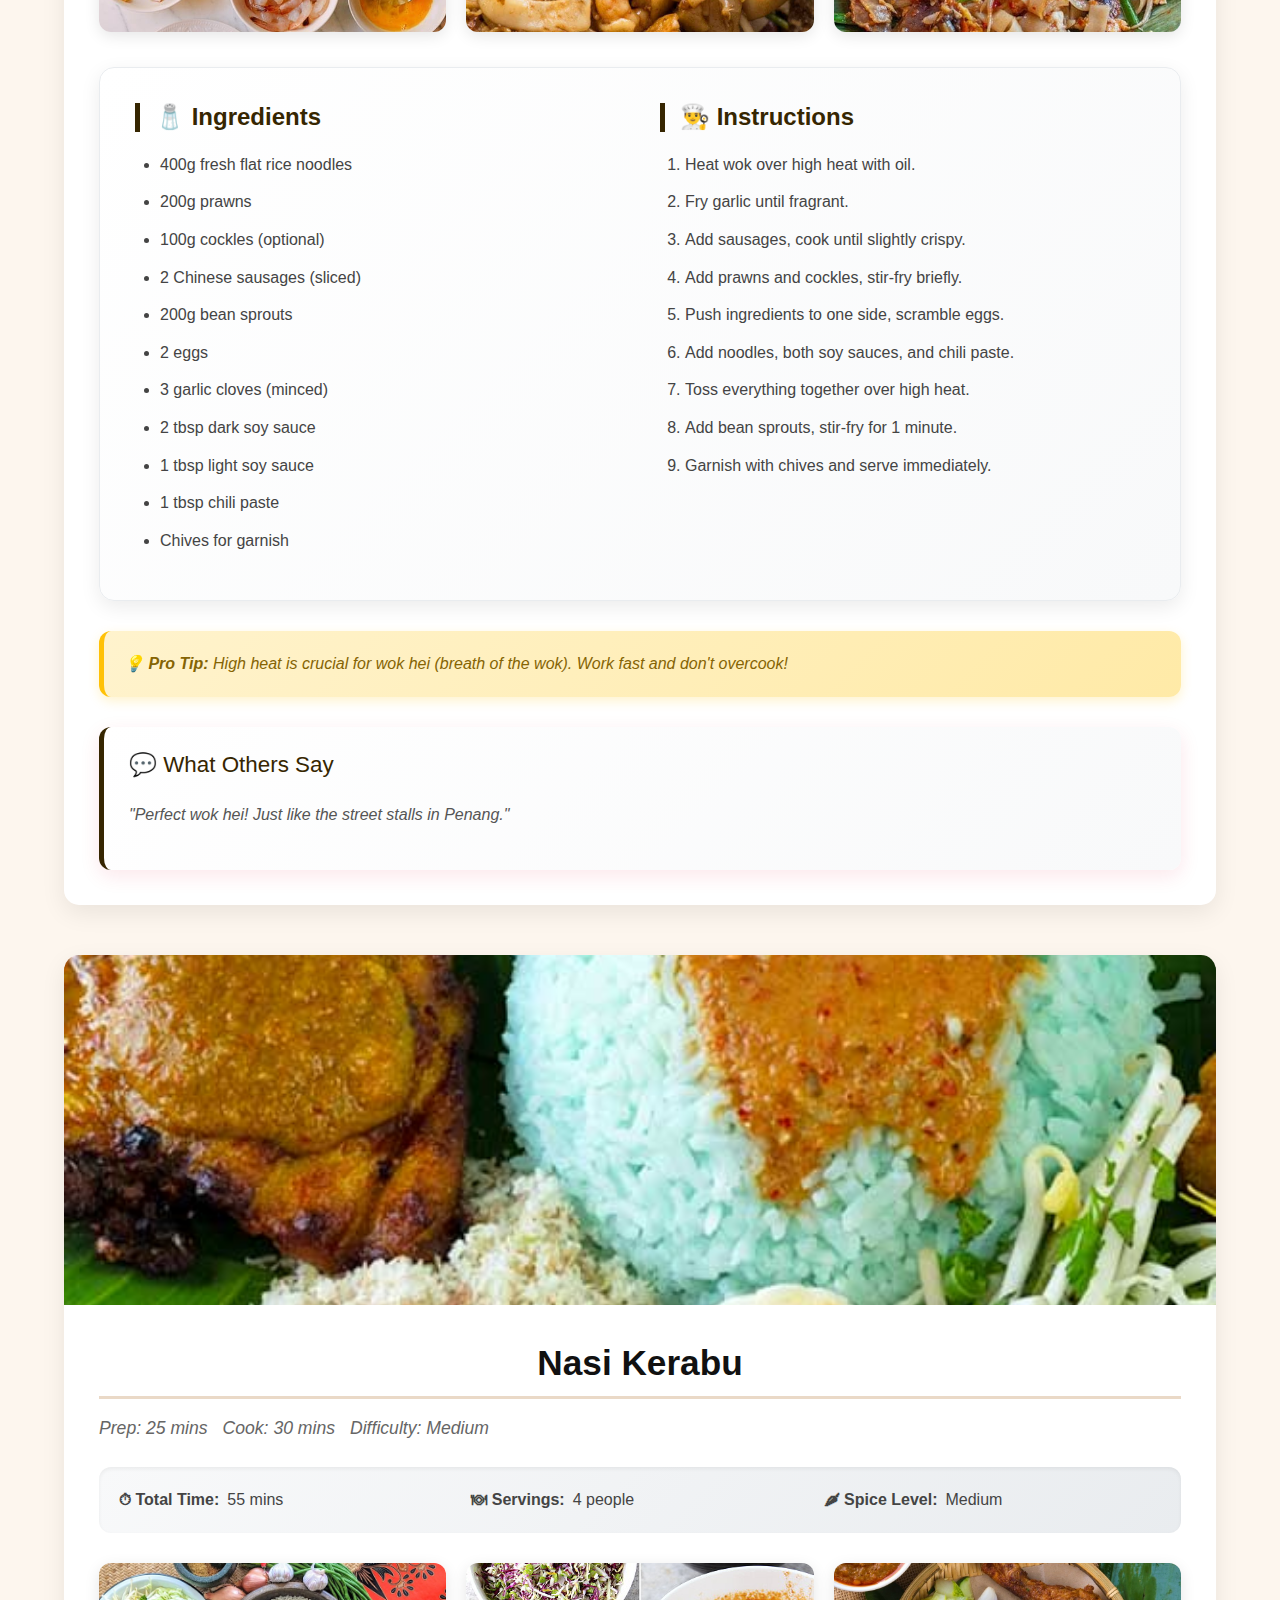
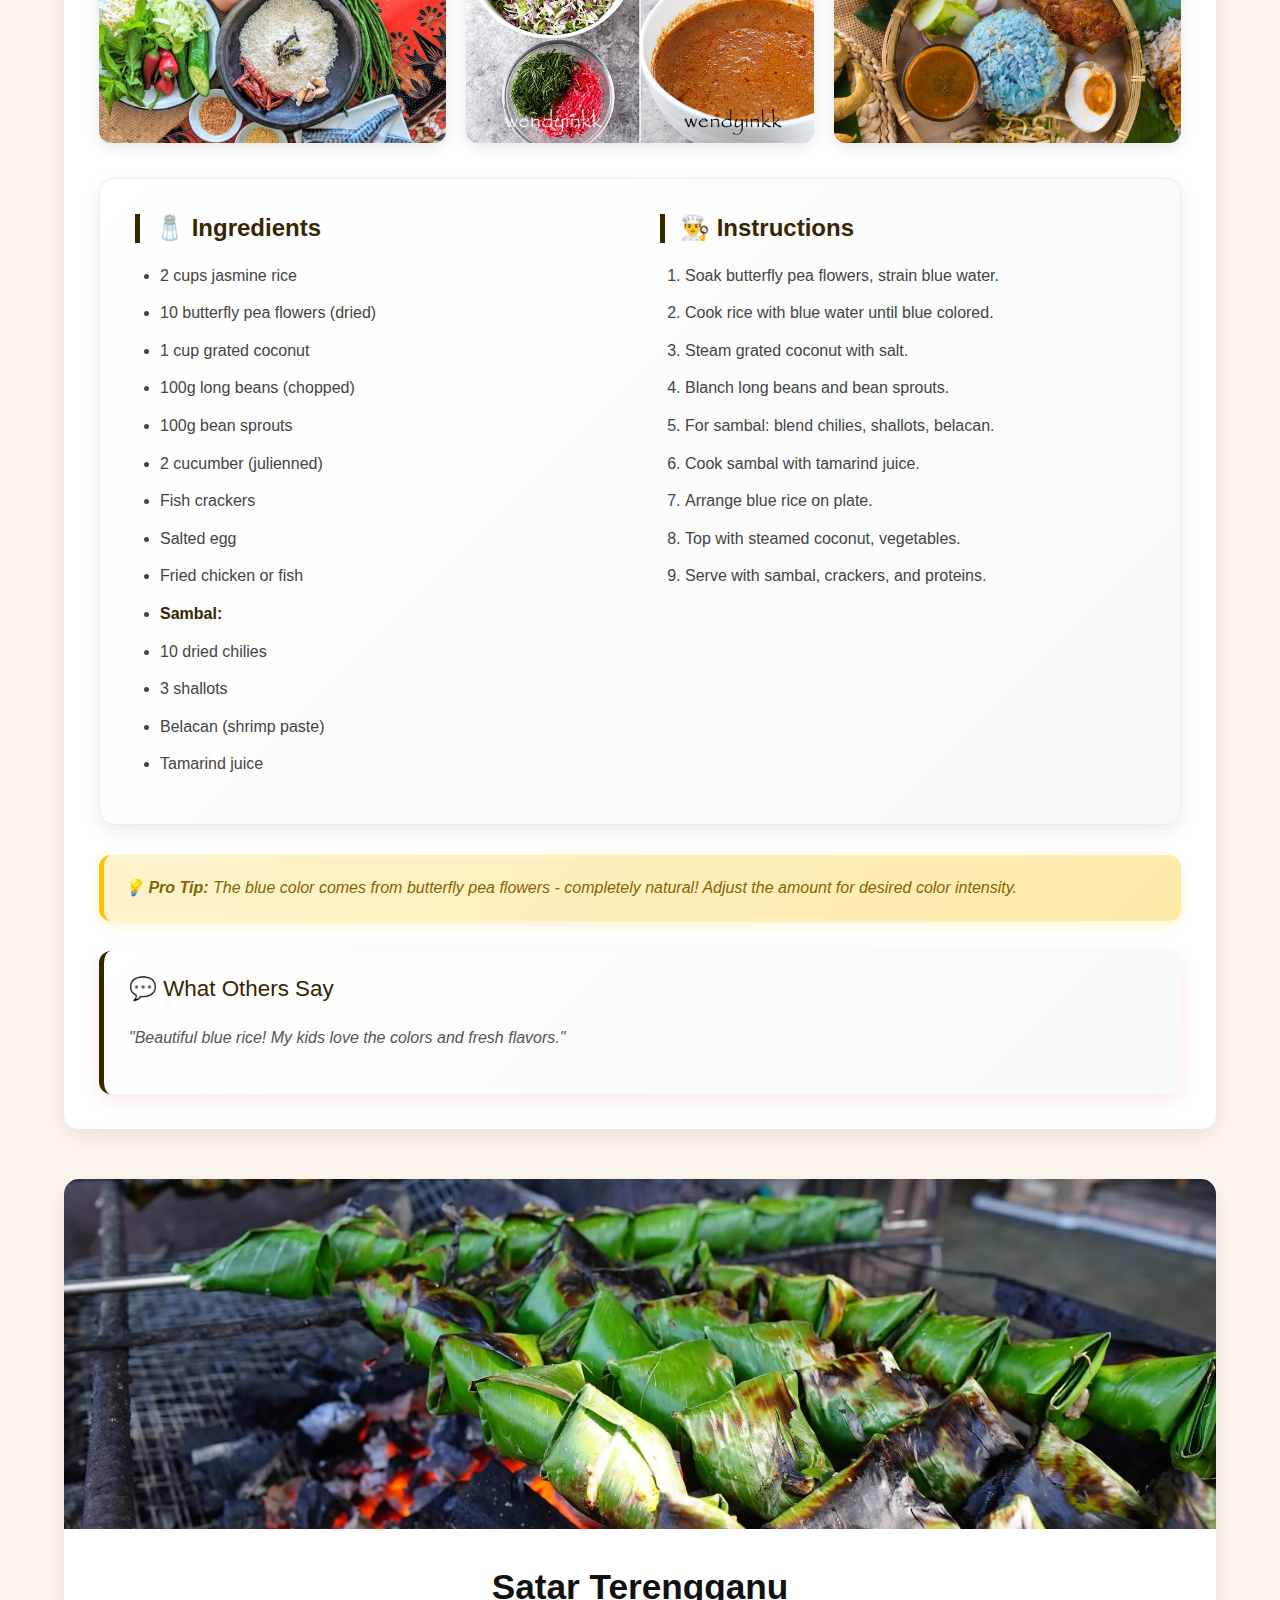
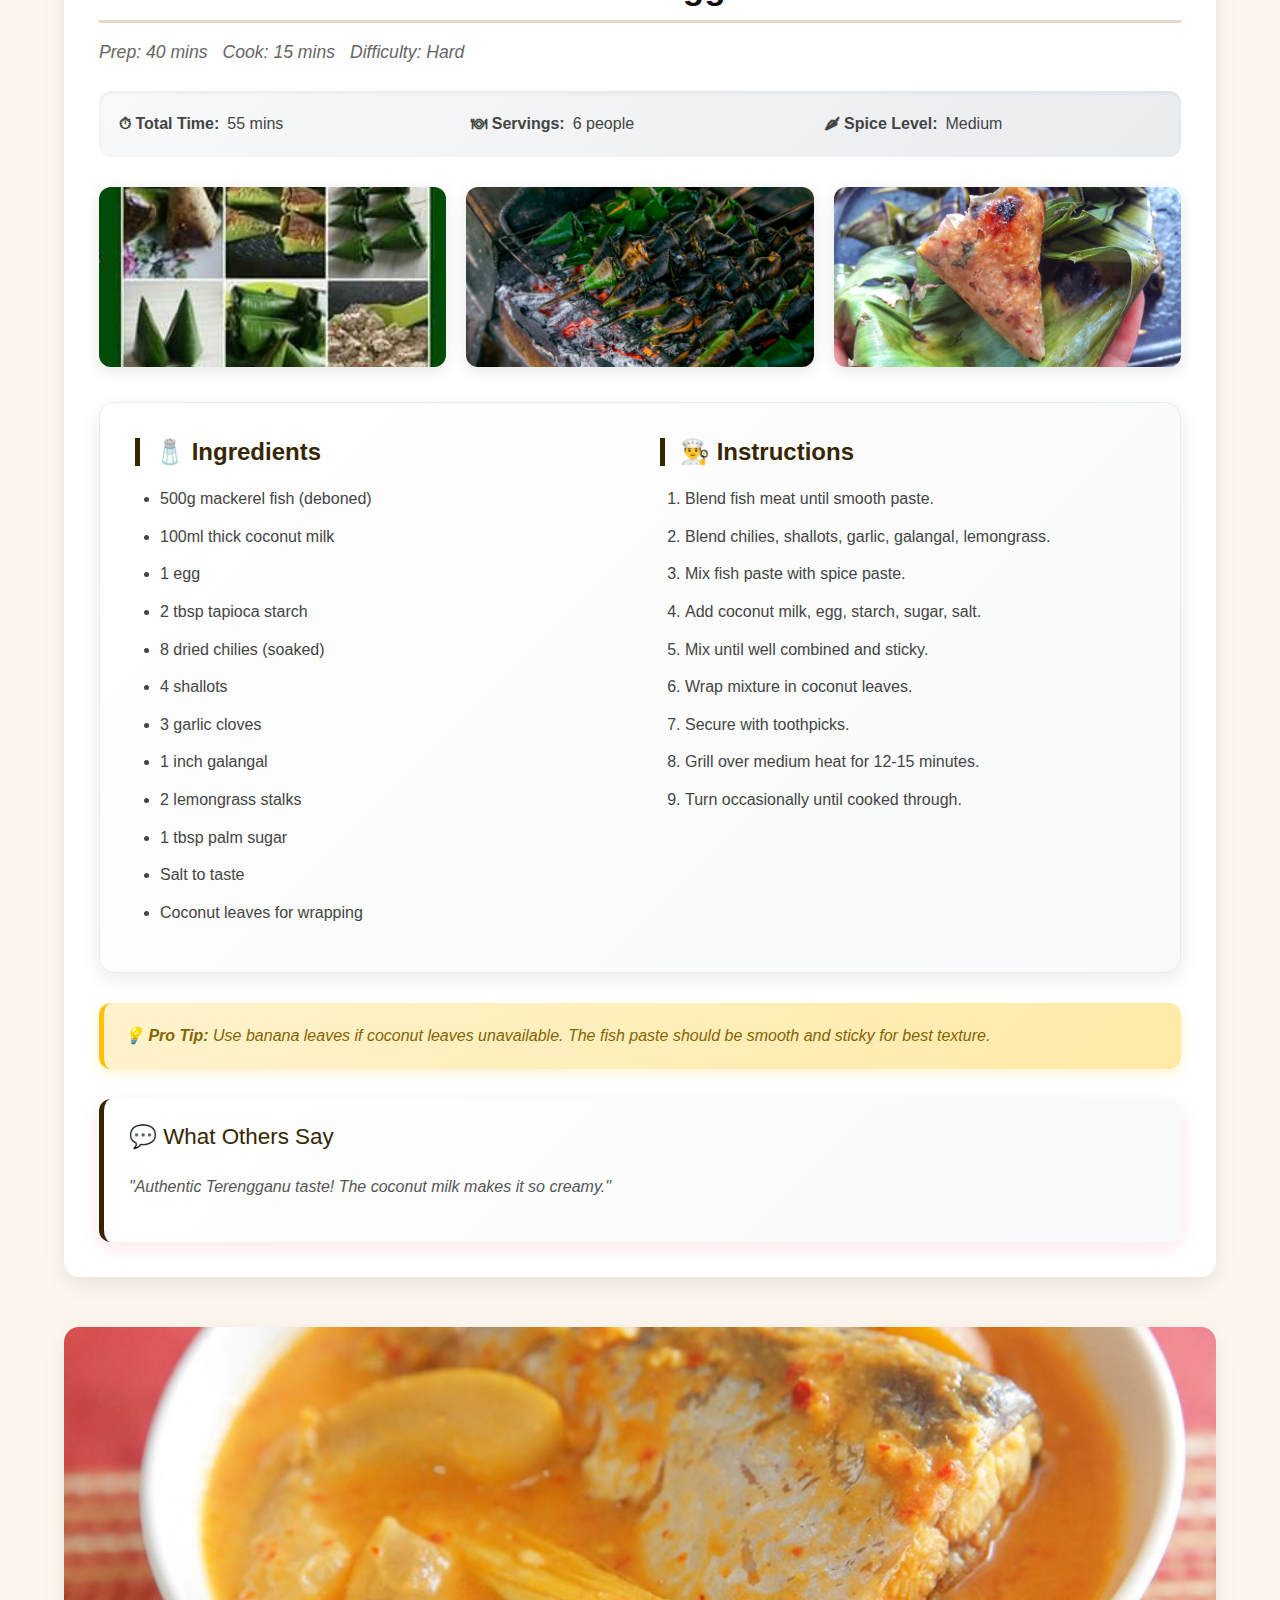
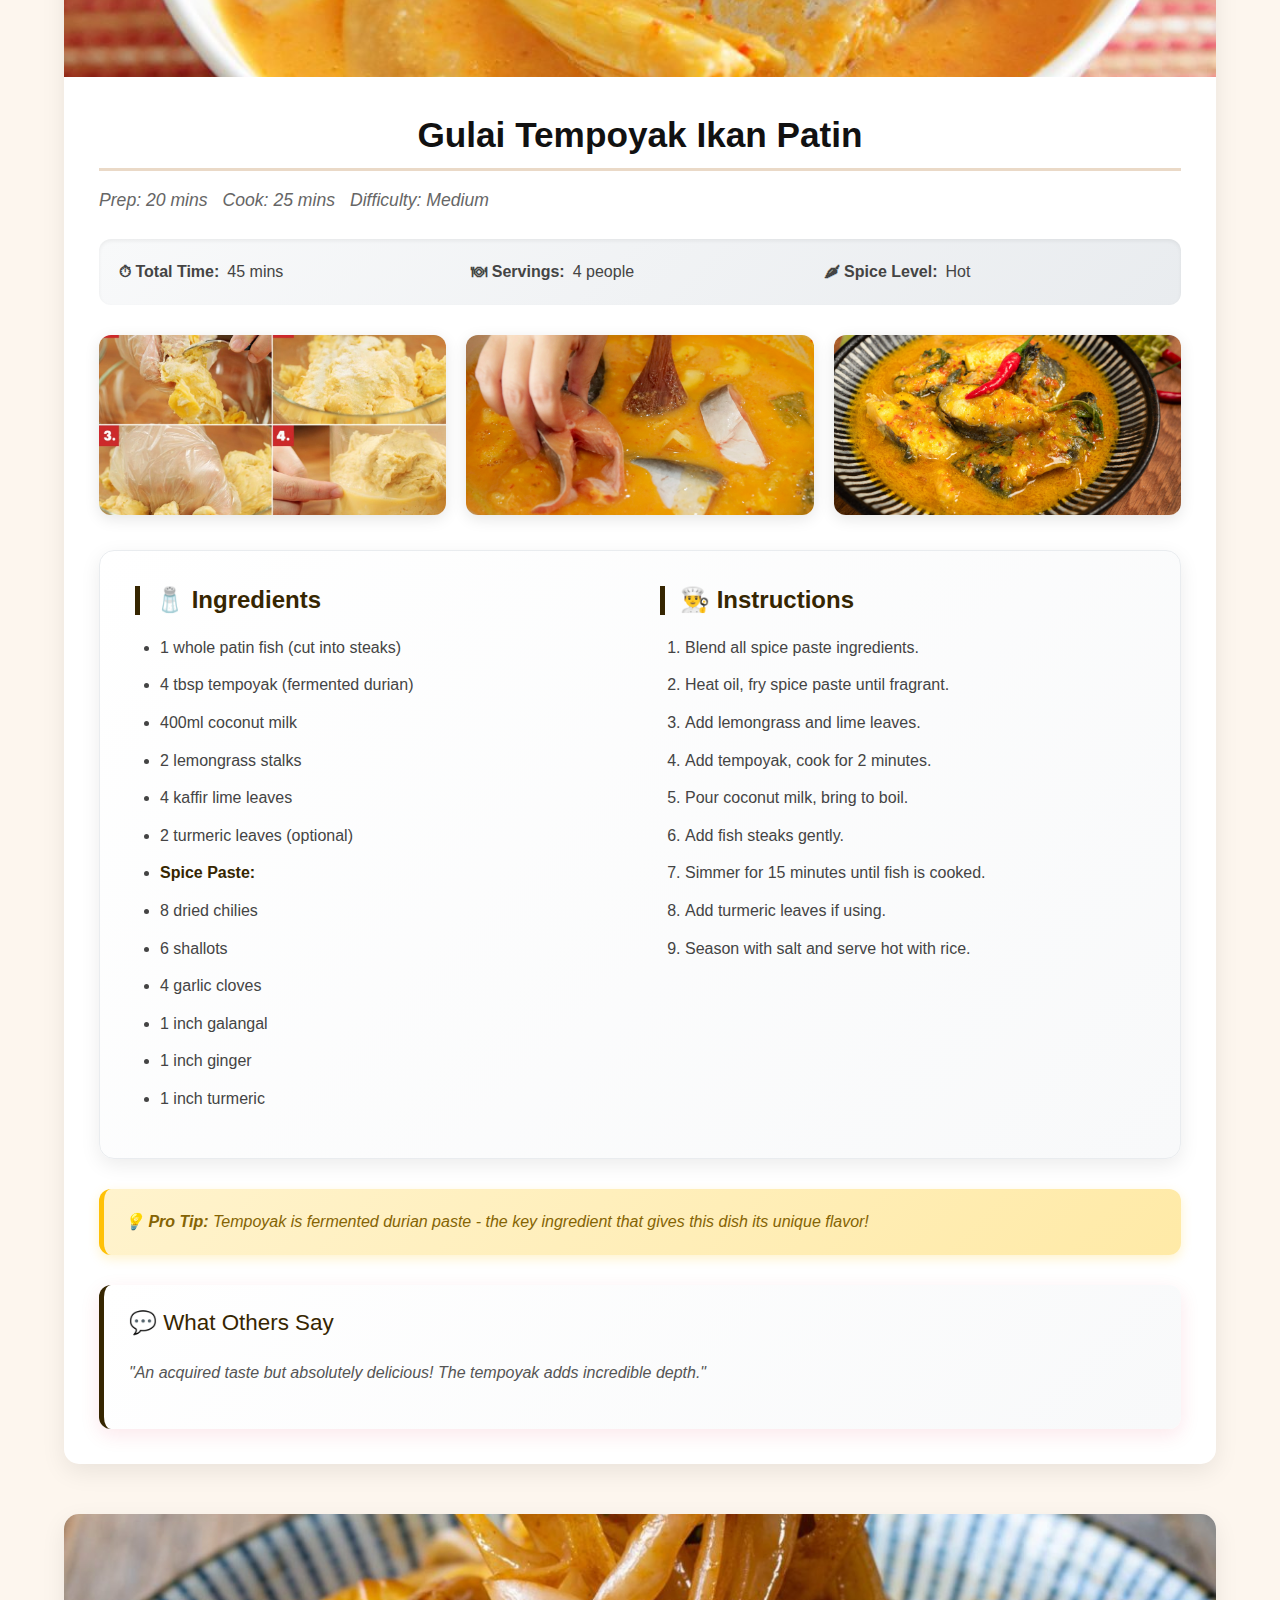
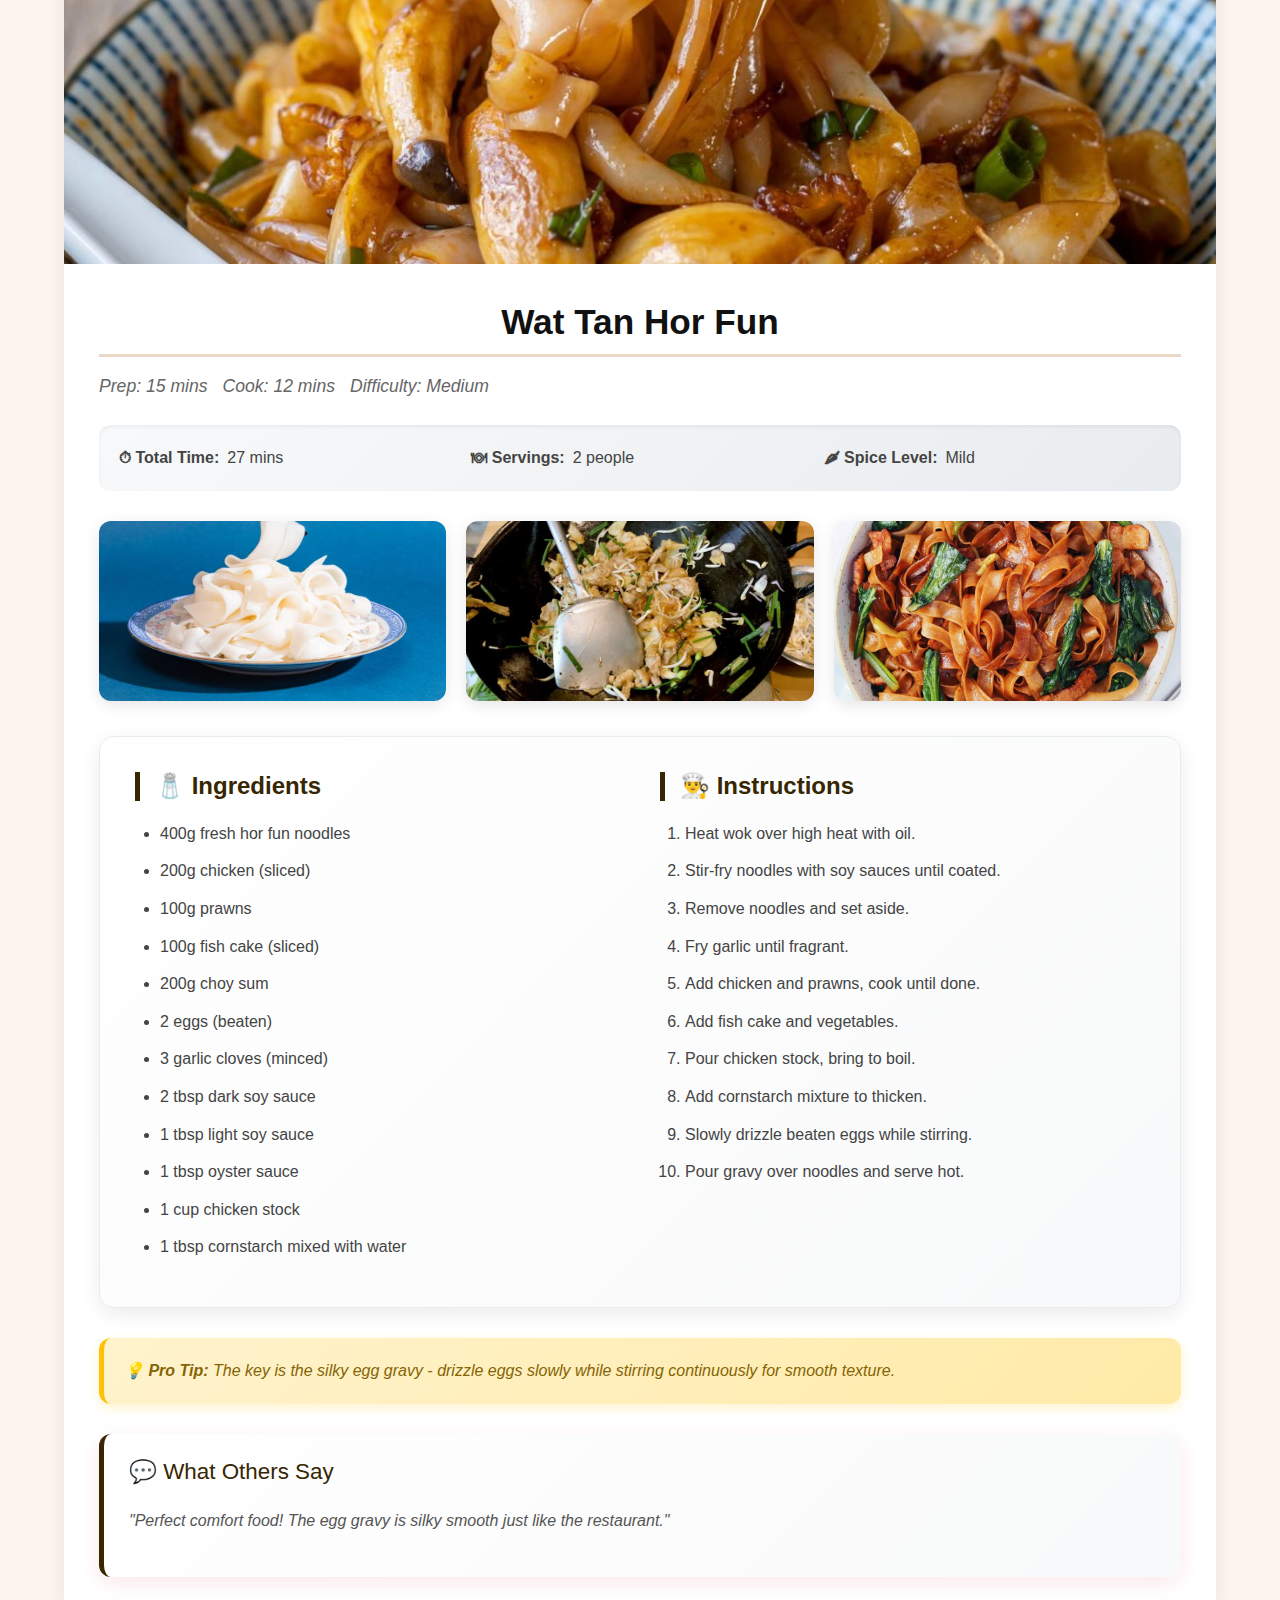
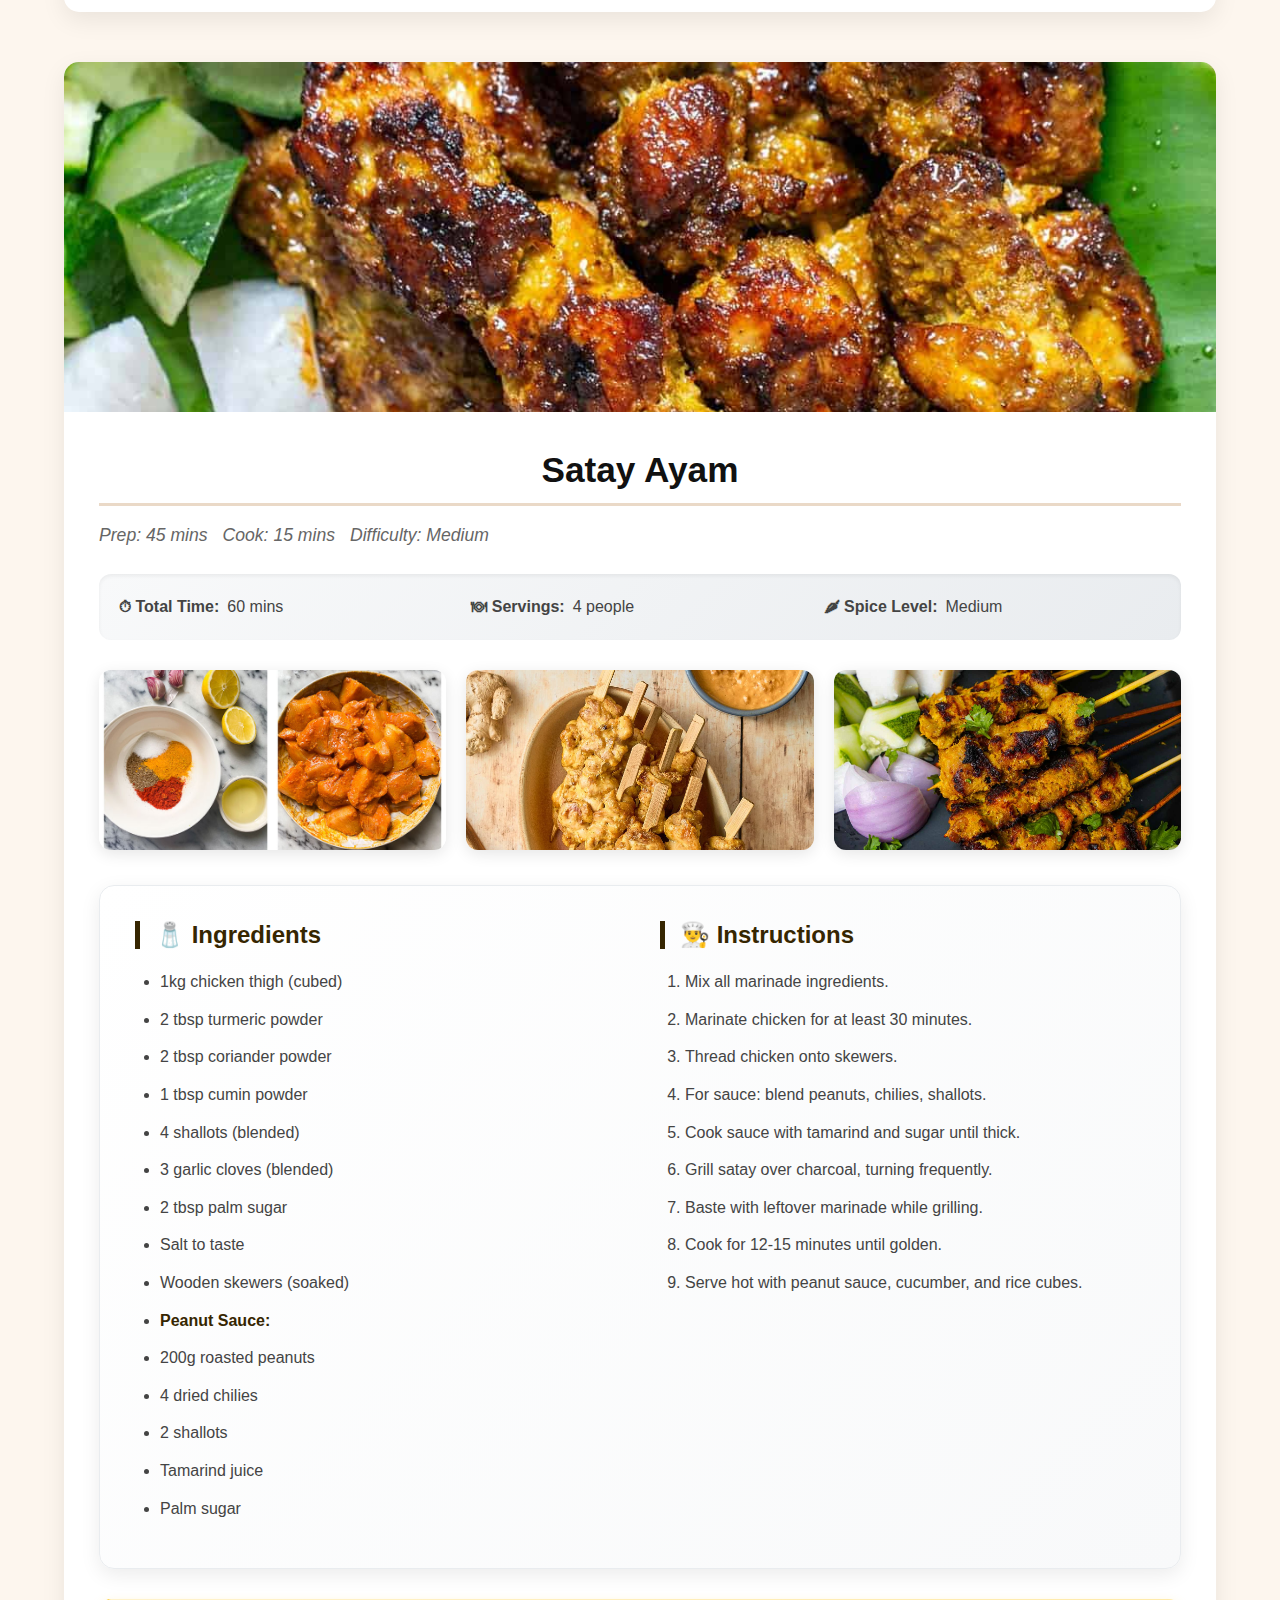
<file: recipes.html>
<!DOCTYPE html>
<html lang="en">

<head>
  <meta charset="UTF-8" />
  <meta name="viewport" content="width=device-width, initial-scale=1.0" />
  <title>Malaysian Street Food Recipes</title>
  <link href="https://cdn.jsdelivr.net/npm/bootstrap@5.3.3/dist/css/bootstrap.min.css" rel="stylesheet"
    integrity="sha384-QWTKZyjpPEjISv5WaRU9OFeRpok6YctnYmDr5pNlyT2bRjXh0JMhjY6hW+ALEwIH" crossorigin="anonymous">
  <link rel="stylesheet" type="text/css" href="main.css">
  <link rel="stylesheet" type="text/css" href="recipes.css">
</head>

<body>
  <header>
    <nav class="navbar navbar-expand-lg " id="navbar">
      <div class="container-fluid">
        <div class="logo">
          <a class="navbar-brand d-flex align-items-center gap-2" href="#">
            <img src="icon/mfelogo.png" alt="logo" class="logo-pic" width="100" height="100">
            <span onclick="window.location.href='index.html'">Malaysian Food Explorer</span>
          </a>
        </div>
        <button class="navbar-toggler" type="button" data-bs-toggle="collapse" data-bs-target="#mainNavbar"
          aria-controls="mainNavbar" aria-expanded="false" aria-label="Toggle navigation">
          <span class="navbar-toggler-icon"></span>
        </button>
        <div class="collapse navbar-collapse" id="mainNavbar">
          <ul class="navbar-nav me-auto mb-2 mb-lg-0">
            <li class="nav-item"><a class="nav-link" href="index.html">Home</a></li>
            <li class="nav-item"><a class="nav-link" href="top10.html">Top 10</a></li>
            <li class="nav-item"><a class="nav-link" href="recipes.html">Recipes</a></li>
            <li class="nav-item"><a class="nav-link" href="reviews.html">Reviews</a></li>
            <li class="nav-item"><a class="nav-link" href="places.html">Recommended Places</a></li>
            <li class="nav-item"><a class="nav-link" href="spin.html">Spin</a></li>
            <li class="nav-item"><a class="nav-link" href="map.html">Map</a></li>
            <li class="nav-item"><a class="nav-link" href="faq.html">FAQ</a></li>
          </ul>
        </div>
      </div>
      <div class="login-wrapper">
        <div class="user-dropdown">
          <img src="icon/profilepic.png" class="profile-pic" width="40" />
          <span id="userprofile"></span>
          <div class="dropdown-content" id="dropdownContent">
            <a href="#" id="userdrop1"></a>
            <a href="#" id="userdrop2"></a>
          </div>
        </div>
      </div>
    </nav>
  </header>


  <main class="maincontain">
    <h2>Street Food Recipes</h2>

    <div class="search-filter-section">
      <input type="text" id="searchInput" placeholder=" Search recipes..." />
      <select id="sortSelect">
        <option value="default">Sort by</option>
        <option value="title">Alphabetically</option>
        <option value="time">Total Time</option>
        <option value="difficulty">Difficulty</option>
      </select>
    </div>

    <div class="recipe-container">
      <!-- Nasi Lemak -->
      <div class="recipe-card">
        <img src="recipes/Nasi_LemakD.jpg" alt="Nasi Lemak" class="recipe-image">
        <div class="recipe-content">
          <h2 class="recipe-title">Homemade Nasi Lemak</h2>
          <div class="recipe-meta">
            <span> Prep: 15 mins</span>
            <span> Cook: 30 mins</span>
            <span> Difficulty: Easy</span>
          </div>

          <div class="highlights">
            <p><strong>⏱ Total Time:</strong> 45 mins</p>
            <p><strong>🍽 Servings:</strong> 2 people</p>
            <p><strong>🌶 Spice Level:</strong> Mild</p>
          </div>

          <div class="gallery">
            <img src="recipes/Nasi_LemakI.jpg" alt="Fresh Ingredients">
            <img src="recipes/Nasi_LemakCP.jpg" alt="Cooking Process">
            <img src="recipes/Nasi_LemakD2.jpg" alt="Final Plated Dish">
          </div>

          <div class="recipe-details">
            <div class="recipe-column">
              <h3>🧂 Ingredients (2 servings)</h3>
              <ul>
                <li>1 cup fragrant rice</li>
                <li>1 cup coconut milk</li>
                <li>1 cup water</li>
                <li>2 pandan leaves (knotted)</li>
                <li>1 slice ginger</li>
                <li>1/2 tsp salt</li>
                <li><strong>Sides:</strong></li>
                <li>50g fried peanuts</li>
                <li>50g fried anchovies</li>
                <li>1 cucumber (sliced)</li>
                <li>2 boiled eggs</li>
                <li>4 tbsp sambal</li>
              </ul>
            </div>

            <div class="recipe-column">
              <h3>👨‍🍳 Instructions</h3>
              <ol>
                <li>Rinse the rice and drain well.</li>
                <li>Add rice, coconut milk, water, pandan leaves, ginger, and salt to rice cooker. Mix well.</li>
                <li>Cook as usual.</li>
                <li>Let sit for 10 minutes, then remove pandan and ginger.</li>
                <li>Fry peanuts and anchovies until golden and crispy.</li>
                <li>Slice cucumber and boil eggs, cut in half.</li>
                <li>Plate the rice and arrange sides around it.</li>
                <li>Serve with sambal.</li>
              </ol>
            </div>
          </div>

          <div class="tips">
            <p><strong>💡 Pro Tip:</strong> If you don't have pandan leaves, use a drop of pandan essence. Sambal can be
              store-bought or homemade.</p>
          </div>

          <div class="tips">
            <p><strong>🌟 Did you know?</strong> Nasi Lemak was originally a farmer's breakfast to provide energy for
              long working days!</p>
          </div>

          <div class="reviews">
            <h3>💬 What Others Say</h3>
            <p><em>"Dang Dang Dang! Best Nasi Lemak recipe ever!"</em></p>
          </div>
        </div>
      </div>

      <!-- Ikan Badar -->
      <div class="recipe-card">
        <img src="recipes/Ikan_BakarD.png" alt="Ikan Badar" class="recipe-image">
        <div class="recipe-content">
          <h2 class="recipe-title">Ikan Badar Bakar</h2>
          <div class="recipe-meta">
            <span> Prep: 20 mins</span>
            <span> Cook: 15 mins</span>
            <span> Difficulty: Medium</span>
          </div>

          <div class="highlights">
            <p><strong>⏱ Total Time:</strong> 35 mins</p>
            <p><strong>🍽 Servings:</strong> 3 people</p>
            <p><strong>🌶 Spice Level:</strong> Medium</p>
          </div>

          <div class="gallery">
            <img src="recipes/Ikan_BakarI.png" alt="Fresh Fish">
            <img src="recipes/Ikan_BakarCP.png" alt="Grilling Process">
            <img src="recipes/Ikan_BakarD2.png" alt="Final Plated Dish">
          </div>

          <div class="recipe-details">
            <div class="recipe-column">
              <h3>🧂 Ingredients</h3>
              <ul>
                <li>1 whole badar fish (cleaned)</li>
                <li>3 tbsp tamarind paste</li>
                <li>2 tbsp palm sugar</li>
                <li>6 red chilies</li>
                <li>4 shallots</li>
                <li>3 garlic cloves</li>
                <li>1 inch galangal</li>
                <li>2 lemongrass stalks</li>
                <li>Salt to taste</li>
                <li>Banana leaves for wrapping</li>
              </ul>
            </div>

            <div class="recipe-column">
              <h3>👨‍🍳 Instructions</h3>
              <ol>
                <li>Blend chilies, shallots, garlic, and galangal into paste.</li>
                <li>Mix paste with tamarind, palm sugar, and salt.</li>
                <li>Marinate fish with the paste for 15 minutes.</li>
                <li>Wrap fish in banana leaves.</li>
                <li>Grill over charcoal for 12-15 minutes, turning once.</li>
                <li>Serve hot with rice and vegetables.</li>
              </ol>
            </div>
          </div>

          <div class="tips">
            <p><strong>💡 Pro Tip:</strong> Use charcoal for authentic smoky flavor. If banana leaves are unavailable,
              use aluminum foil.</p>
          </div>

          <div class="reviews">
            <h3>💬 What Others Say</h3>
            <p><em>"The smoky flavor is incredible! Reminds me of my grandmother's cooking."</em></p>
          </div>
        </div>
      </div>

      <!-- Mee Udang -->
      <div class="recipe-card">
        <img src="recipes/Mee_Bandung_MuarD.png" alt="Mee Udang" class="recipe-image">
        <div class="recipe-content">
          <h2 class="recipe-title">Mee Udang Muar</h2>
          <div class="recipe-meta">
            <span> Prep: 30 mins</span>
            <span> Cook: 25 mins</span>
            <span> Difficulty: Medium</span>
          </div>

          <div class="highlights">
            <p><strong>⏱ Total Time:</strong> 55 mins</p>
            <p><strong>🍽 Servings:</strong> 4 people</p>
            <p><strong>🌶 Spice Level:</strong> Medium</p>
          </div>

          <div class="gallery">
            <img src="recipes/Mee_Bandung_MuarI.png" alt="Ingredients">
            <img src="recipes/Mee_Bandung_MuarCP.png" alt="Cooking Process">
            <img src="recipes/Mee_Bandung_MuarD2.png" alt="Final Plated Dish">
          </div>

          <div class="recipe-details">
            <div class="recipe-column">
              <h3>🧂 Ingredients</h3>
              <ul>
                <li>400g yellow noodles</li>
                <li>300g prawns (peeled, reserve shells)</li>
                <li>200g bean sprouts</li>
                <li>3 eggs</li>
                <li>4 shallots (sliced)</li>
                <li>3 garlic cloves</li>
                <li>2 tbsp chili paste</li>
                <li>2 tbsp dark soy sauce</li>
                <li>1 tbsp light soy sauce</li>
                <li>Salt and pepper to taste</li>
                <li>Spring onions for garnish</li>
              </ul>
            </div>

            <div class="recipe-column">
              <h3>👨‍🍳 Instructions</h3>
              <ol>
                <li>Fry prawn shells until fragrant, add water to make stock.</li>
                <li>Strain stock and set aside.</li>
                <li>Heat oil, fry shallots and garlic until fragrant.</li>
                <li>Add chili paste, stir for 1 minute.</li>
                <li>Add prawns, cook until pink.</li>
                <li>Add noodles, bean sprouts, and stock.</li>
                <li>Season with soy sauces, salt, and pepper.</li>
                <li>Crack eggs into pan, stir gently.</li>
                <li>Garnish with spring onions and serve hot.</li>
              </ol>
            </div>
          </div>

          <div class="tips">
            <p><strong>💡 Pro Tip:</strong> Don't throw away prawn shells - they make the most flavorful stock!</p>
          </div>

          <div class="reviews">
            <h3>💬 What Others Say</h3>
            <p><em>"Tastes exactly like the famous Muar version! The prawn stock makes all the difference."</em></p>
          </div>
        </div>
      </div>

      <!-- Char Kuey Teow -->
      <div class="recipe-card">
        <img src="recipes/Char_Kuey_TeowD.png" alt="Char Kuey Teow" class="recipe-image">
        <div class="recipe-content">
          <h2 class="recipe-title">Char Kuey Teow</h2>
          <div class="recipe-meta">
            <span> Prep: 15 mins</span>
            <span> Cook: 10 mins</span>
            <span> Difficulty: Medium</span>
          </div>

          <div class="highlights">
            <p><strong>⏱ Total Time:</strong> 25 mins</p>
            <p><strong>🍽 Servings:</strong> 2 people</p>
            <p><strong>🌶 Spice Level:</strong> Medium</p>
          </div>

          <div class="gallery">
            <img src="recipes/Char_Kuey_TeowI.png" alt="Fresh Ingredients">
            <img src="recipes/Char_Kuey_TeowCP.png" alt="Cooking Process">
            <img src="recipes/Char_Kuey_TeowD2.png" alt="Final Plated Dish">
          </div>

          <div class="recipe-details">
            <div class="recipe-column">
              <h3>🧂 Ingredients</h3>
              <ul>
                <li>400g fresh flat rice noodles</li>
                <li>200g prawns</li>
                <li>100g cockles (optional)</li>
                <li>2 Chinese sausages (sliced)</li>
                <li>200g bean sprouts</li>
                <li>2 eggs</li>
                <li>3 garlic cloves (minced)</li>
                <li>2 tbsp dark soy sauce</li>
                <li>1 tbsp light soy sauce</li>
                <li>1 tbsp chili paste</li>
                <li>Chives for garnish</li>
              </ul>
            </div>

            <div class="recipe-column">
              <h3>👨‍🍳 Instructions</h3>
              <ol>
                <li>Heat wok over high heat with oil.</li>
                <li>Fry garlic until fragrant.</li>
                <li>Add sausages, cook until slightly crispy.</li>
                <li>Add prawns and cockles, stir-fry briefly.</li>
                <li>Push ingredients to one side, scramble eggs.</li>
                <li>Add noodles, both soy sauces, and chili paste.</li>
                <li>Toss everything together over high heat.</li>
                <li>Add bean sprouts, stir-fry for 1 minute.</li>
                <li>Garnish with chives and serve immediately.</li>
              </ol>
            </div>
          </div>

          <div class="tips">
            <p><strong>💡 Pro Tip:</strong> High heat is crucial for wok hei (breath of the wok). Work fast and don't
              overcook!</p>
          </div>

          <div class="reviews">
            <h3>💬 What Others Say</h3>
            <p><em>"Perfect wok hei! Just like the street stalls in Penang."</em></p>
          </div>
        </div>
      </div>

      <!-- Nasi Kerabu -->
      <div class="recipe-card">
        <img src="recipes/Nasi_KerabuD.png" alt="Nasi Kerabu" class="recipe-image">
        <div class="recipe-content">
          <h2 class="recipe-title">Nasi Kerabu</h2>
          <div class="recipe-meta">
            <span> Prep: 25 mins</span>
            <span> Cook: 30 mins</span>
            <span> Difficulty: Medium</span>
          </div>

          <div class="highlights">
            <p><strong>⏱ Total Time:</strong> 55 mins</p>
            <p><strong>🍽 Servings:</strong> 4 people</p>
            <p><strong>🌶 Spice Level:</strong> Medium</p>
          </div>

          <div class="gallery">
            <img src="recipes/Nasi_KerabuI.png" alt="Fresh Ingredients">
            <img src="recipes/Nasi_KerabuCP.png" alt="Fresh Ingredients">
            <img src="recipes/Nasi_KerabuD2.png" alt="Final Plated Dish">
          </div>

          <div class="recipe-details">
            <div class="recipe-column">
              <h3>🧂 Ingredients</h3>
              <ul>
                <li>2 cups jasmine rice</li>
                <li>10 butterfly pea flowers (dried)</li>
                <li>1 cup grated coconut</li>
                <li>100g long beans (chopped)</li>
                <li>100g bean sprouts</li>
                <li>2 cucumber (julienned)</li>
                <li>Fish crackers</li>
                <li>Salted egg</li>
                <li>Fried chicken or fish</li>
                <li><strong>Sambal:</strong></li>
                <li>10 dried chilies</li>
                <li>3 shallots</li>
                <li>Belacan (shrimp paste)</li>
                <li>Tamarind juice</li>
              </ul>
            </div>

            <div class="recipe-column">
              <h3>👨‍🍳 Instructions</h3>
              <ol>
                <li>Soak butterfly pea flowers, strain blue water.</li>
                <li>Cook rice with blue water until blue colored.</li>
                <li>Steam grated coconut with salt.</li>
                <li>Blanch long beans and bean sprouts.</li>
                <li>For sambal: blend chilies, shallots, belacan.</li>
                <li>Cook sambal with tamarind juice.</li>
                <li>Arrange blue rice on plate.</li>
                <li>Top with steamed coconut, vegetables.</li>
                <li>Serve with sambal, crackers, and proteins.</li>
              </ol>
            </div>
          </div>

          <div class="tips">
            <p><strong>💡 Pro Tip:</strong> The blue color comes from butterfly pea flowers - completely natural! Adjust
              the amount for desired color intensity.</p>
          </div>

          <div class="reviews">
            <h3>💬 What Others Say</h3>
            <p><em>"Beautiful blue rice! My kids love the colors and fresh flavors."</em></p>
          </div>
        </div>
      </div>

      <!-- Satar -->
      <div class="recipe-card">
        <img src="recipes/SatarD.png" alt="Satar" class="recipe-image">
        <div class="recipe-content">
          <h2 class="recipe-title">Satar Terengganu</h2>
          <div class="recipe-meta">
            <span> Prep: 40 mins</span>
            <span> Cook: 15 mins</span>
            <span> Difficulty: Hard</span>
          </div>

          <div class="highlights">
            <p><strong>⏱ Total Time:</strong> 55 mins</p>
            <p><strong>🍽 Servings:</strong> 6 people</p>
            <p><strong>🌶 Spice Level:</strong> Medium</p>
          </div>

          <div class="gallery">
            <img src="recipes/SatarI.png" alt="Fresh Ingredients">
            <img src="recipes/SatarCP.png" alt="Grilled Wrapped Food">
            <img src="recipes/SatarD2.png" alt="Satar Inner Picture">
          </div>

          <div class="recipe-details">
            <div class="recipe-column">
              <h3>🧂 Ingredients</h3>
              <ul>
                <li>500g mackerel fish (deboned)</li>
                <li>100ml thick coconut milk</li>
                <li>1 egg</li>
                <li>2 tbsp tapioca starch</li>
                <li>8 dried chilies (soaked)</li>
                <li>4 shallots</li>
                <li>3 garlic cloves</li>
                <li>1 inch galangal</li>
                <li>2 lemongrass stalks</li>
                <li>1 tbsp palm sugar</li>
                <li>Salt to taste</li>
                <li>Coconut leaves for wrapping</li>
              </ul>
            </div>

            <div class="recipe-column">
              <h3>👨‍🍳 Instructions</h3>
              <ol>
                <li>Blend fish meat until smooth paste.</li>
                <li>Blend chilies, shallots, garlic, galangal, lemongrass.</li>
                <li>Mix fish paste with spice paste.</li>
                <li>Add coconut milk, egg, starch, sugar, salt.</li>
                <li>Mix until well combined and sticky.</li>
                <li>Wrap mixture in coconut leaves.</li>
                <li>Secure with toothpicks.</li>
                <li>Grill over medium heat for 12-15 minutes.</li>
                <li>Turn occasionally until cooked through.</li>
              </ol>
            </div>
          </div>

          <div class="tips">
            <p><strong>💡 Pro Tip:</strong> Use banana leaves if coconut leaves unavailable. The fish paste should be
              smooth and sticky for best texture.</p>
          </div>

          <div class="reviews">
            <h3>💬 What Others Say</h3>
            <p><em>"Authentic Terengganu taste! The coconut milk makes it so creamy."</em></p>
          </div>
        </div>
      </div>

      <!-- Gulai Tempoyak Ikan Patin -->
      <div class="recipe-card">
        <img src="recipes/Gulai_Tempoyak_Ikan_PatinD.png" alt="Gulai Tempoyak" class="recipe-image">
        <div class="recipe-content">
          <h2 class="recipe-title">Gulai Tempoyak Ikan Patin</h2>
          <div class="recipe-meta">
            <span> Prep: 20 mins</span>
            <span> Cook: 25 mins</span>
            <span> Difficulty: Medium</span>
          </div>

          <div class="highlights">
            <p><strong>⏱ Total Time:</strong> 45 mins</p>
            <p><strong>🍽 Servings:</strong> 4 people</p>
            <p><strong>🌶 Spice Level:</strong> Hot</p>
          </div>

          <div class="gallery">
            <img src="recipes/Gulai_Tempoyak_Ikan_PatinI.png" alt="Preparation process">
            <img src="recipes/Gulai_Tempoyak_Ikan_PatinCP.png" alt="Cooking Process">
            <img src="recipes/Gulai_Tempoyak_Ikan_PatinD2.png" alt="Final Plated Dish">
          </div>

          <div class="recipe-details">
            <div class="recipe-column">
              <h3>🧂 Ingredients</h3>
              <ul>
                <li>1 whole patin fish (cut into steaks)</li>
                <li>4 tbsp tempoyak (fermented durian)</li>
                <li>400ml coconut milk</li>
                <li>2 lemongrass stalks</li>
                <li>4 kaffir lime leaves</li>
                <li>2 turmeric leaves (optional)</li>
                <li><strong>Spice Paste:</strong></li>
                <li>8 dried chilies</li>
                <li>6 shallots</li>
                <li>4 garlic cloves</li>
                <li>1 inch galangal</li>
                <li>1 inch ginger</li>
                <li>1 inch turmeric</li>
              </ul>
            </div>

            <div class="recipe-column">
              <h3>👨‍🍳 Instructions</h3>
              <ol>
                <li>Blend all spice paste ingredients.</li>
                <li>Heat oil, fry spice paste until fragrant.</li>
                <li>Add lemongrass and lime leaves.</li>
                <li>Add tempoyak, cook for 2 minutes.</li>
                <li>Pour coconut milk, bring to boil.</li>
                <li>Add fish steaks gently.</li>
                <li>Simmer for 15 minutes until fish is cooked.</li>
                <li>Add turmeric leaves if using.</li>
                <li>Season with salt and serve hot with rice.</li>
              </ol>
            </div>
          </div>

          <div class="tips">
            <p><strong>💡 Pro Tip:</strong> Tempoyak is fermented durian paste - the key ingredient that gives this dish
              its unique flavor!</p>
          </div>

          <div class="reviews">
            <h3>💬 What Others Say</h3>
            <p><em>"An acquired taste but absolutely delicious! The tempoyak adds incredible depth."</em></p>
          </div>
        </div>
      </div>

      <!-- Hor Fun -->
      <div class="recipe-card">
        <img src="recipes/Hor_FunD.png" alt="Hor Fun" class="recipe-image">
        <div class="recipe-content">
          <h2 class="recipe-title">Wat Tan Hor Fun</h2>
          <div class="recipe-meta">
            <span> Prep: 15 mins</span>
            <span> Cook: 12 mins</span>
            <span> Difficulty: Medium</span>
          </div>

          <div class="highlights">
            <p><strong>⏱ Total Time:</strong> 27 mins</p>
            <p><strong>🍽 Servings:</strong> 2 people</p>
            <p><strong>🌶 Spice Level:</strong> Mild</p>
          </div>

          <div class="gallery">
            <img src="recipes/Hor_FunI.png" alt="Fresh Hor Fun Noodles">
            <img src="recipes/Hor_FunCP.png" alt="Cooking Process">
            <img src="recipes/Hor_FunD2.png" alt="Final Plated Dish">
          </div>

          <div class="recipe-details">
            <div class="recipe-column">
              <h3>🧂 Ingredients</h3>
              <ul>
                <li>400g fresh hor fun noodles</li>
                <li>200g chicken (sliced)</li>
                <li>100g prawns</li>
                <li>100g fish cake (sliced)</li>
                <li>200g choy sum</li>
                <li>2 eggs (beaten)</li>
                <li>3 garlic cloves (minced)</li>
                <li>2 tbsp dark soy sauce</li>
                <li>1 tbsp light soy sauce</li>
                <li>1 tbsp oyster sauce</li>
                <li>1 cup chicken stock</li>
                <li>1 tbsp cornstarch mixed with water</li>
              </ul>
            </div>

            <div class="recipe-column">
              <h3>👨‍🍳 Instructions</h3>
              <ol>
                <li>Heat wok over high heat with oil.</li>
                <li>Stir-fry noodles with soy sauces until coated.</li>
                <li>Remove noodles and set aside.</li>
                <li>Fry garlic until fragrant.</li>
                <li>Add chicken and prawns, cook until done.</li>
                <li>Add fish cake and vegetables.</li>
                <li>Pour chicken stock, bring to boil.</li>
                <li>Add cornstarch mixture to thicken.</li>
                <li>Slowly drizzle beaten eggs while stirring.</li>
                <li>Pour gravy over noodles and serve hot.</li>
              </ol>
            </div>
          </div>

          <div class="tips">
            <p><strong>💡 Pro Tip:</strong> The key is the silky egg gravy - drizzle eggs slowly while stirring
              continuously for smooth texture.</p>
          </div>

          <div class="reviews">
            <h3>💬 What Others Say</h3>
            <p><em>"Perfect comfort food! The egg gravy is silky smooth just like the restaurant."</em></p>
          </div>
        </div>
      </div>

      <!-- Satay -->
      <div class="recipe-card">
        <img src="recipes/SatayD.png" alt="Satay" class="recipe-image">
        <div class="recipe-content">
          <h2 class="recipe-title">Satay Ayam</h2>
          <div class="recipe-meta">
            <span> Prep: 45 mins</span>
            <span> Cook: 15 mins</span>
            <span> Difficulty: Medium</span>
          </div>

          <div class="highlights">
            <p><strong>⏱ Total Time:</strong> 60 mins</p>
            <p><strong>🍽 Servings:</strong> 4 people</p>
            <p><strong>🌶 Spice Level:</strong> Medium</p>
          </div>

          <div class="gallery">
            <img src="recipes/SatayI.png" alt="Satay Ingredients">
            <img src="recipes/SatayCP.png" alt="Satay">
            <img src="recipes/SatayD2.png" alt="Grilled Satay">
          </div>

          <div class="recipe-details">
            <div class="recipe-column">
              <h3>🧂 Ingredients</h3>
              <ul>
                <li>1kg chicken thigh (cubed)</li>
                <li>2 tbsp turmeric powder</li>
                <li>2 tbsp coriander powder</li>
                <li>1 tbsp cumin powder</li>
                <li>4 shallots (blended)</li>
                <li>3 garlic cloves (blended)</li>
                <li>2 tbsp palm sugar</li>
                <li>Salt to taste</li>
                <li>Wooden skewers (soaked)</li>
                <li><strong>Peanut Sauce:</strong></li>
                <li>200g roasted peanuts</li>
                <li>4 dried chilies</li>
                <li>2 shallots</li>
                <li>Tamarind juice</li>
                <li>Palm sugar</li>
              </ul>
            </div>

            <div class="recipe-column">
              <h3>👨‍🍳 Instructions</h3>
              <ol>
                <li>Mix all marinade ingredients.</li>
                <li>Marinate chicken for at least 30 minutes.</li>
                <li>Thread chicken onto skewers.</li>
                <li>For sauce: blend peanuts, chilies, shallots.</li>
                <li>Cook sauce with tamarind and sugar until thick.</li>
                <li>Grill satay over charcoal, turning frequently.</li>
                <li>Baste with leftover marinade while grilling.</li>
                <li>Cook for 12-15 minutes until golden.</li>
                <li>Serve hot with peanut sauce, cucumber, and rice cubes.</li>
              </ol>
            </div>
          </div>

          <div class="tips">
            <p><strong>💡 Pro Tip:</strong> Use charcoal for authentic smoky flavor. Fan the charcoal to get that
              perfect char!</p>
          </div>

          <div class="reviews">
            <h3>💬 What Others Say</h3>
            <p><em>"Brings back childhood memories! The peanut sauce is absolutely perfect."</em></p>
          </div>
        </div>
      </div>

      <!-- Siew Pao -->
      <div class="recipe-card">
        <img src="recipes/Siew_PauD.png" alt="Siew Pao" class="recipe-image">
        <div class="recipe-content">
          <h2 class="recipe-title">Siew Pao (Char Siu Bao)</h2>
          <div class="recipe-meta">
            <span> Prep: 60 mins</span>
            <span> Cook: 20 mins</span>
            <span> Difficulty: Hard</span>
          </div>

          <div class="highlights">
            <p><strong>⏱ Total Time:</strong> 80 mins</p>
            <p><strong>🍽 Servings:</strong> 8 buns</p>
            <p><strong>🌶 Spice Level:</strong> Mild</p>
          </div>

          <div class="gallery">
            <img src="recipes/Siew_PauI.png" alt="Char Siu Filling">
            <img src="recipes/Siew_PauCP.png" alt="Cooking Process">
            <img src="recipes/Siew_PauD2.png" alt="Final Plated Dish">
          </div>

          <div class="recipe-details">
            <div class="recipe-column">
              <h3>🧂 Ingredients</h3>
              <ul>
                <li><strong>Dough:</strong></li>
                <li>300g plain flour</li>
                <li>1 tsp instant yeast</li>
                <li>1 tbsp sugar</li>
                <li>1 tsp baking powder</li>
                <li>150ml warm water</li>
                <li>2 tbsp oil</li>
                <li><strong>Filling:</strong></li>
                <li>300g char siu (diced)</li>
                <li>2 tbsp oyster sauce</li>
                <li>1 tbsp dark soy sauce</li>
                <li>1 tbsp cornstarch</li>
                <li>1 tsp sesame oil</li>
              </ul>
            </div>

            <div class="recipe-column">
              <h3>👨‍🍳 Instructions</h3>
              <ol>
                <li>Mix flour, yeast, sugar, baking powder.</li>
                <li>Add water and oil, knead into smooth dough.</li>
                <li>Rest dough for 30 minutes until doubled.</li>
                <li>Mix all filling ingredients.</li>
                <li>Divide dough into 8 portions.</li>
                <li>Roll each into circle, add filling.</li>
                <li>Seal buns tightly, place on parchment.</li>
                <li>Rest for 15 minutes.</li>
                <li>Steam for 15-20 minutes over high heat.</li>
                <li>Let rest 5 minutes before opening steamer.</li>
              </ol>
            </div>
          </div>

          <div class="tips">
            <p><strong>💡 Pro Tip:</strong> Don't open the steamer immediately after cooking - let it rest to prevent
              the buns from collapsing!</p>
          </div>

          <div class="reviews">
            <h3>💬 What Others Say</h3>
            <p><em>"Fluffy and delicious! Just like from the dim sum restaurant."</em></p>
          </div>
        </div>
      </div>

      <!-- Chicken Rice Ball -->
      <div class="recipe-card">
        <img src="recipes/Chicken_Rice_BallD.png" alt="Chicken Rice Ball" class="recipe-image">
        <div class="recipe-content">
          <h2 class="recipe-title">Malacca Chicken Rice Ball</h2>
          <div class="recipe-meta">
            <span> Prep: 30 mins</span>
            <span> Cook: 45 mins</span>
            <span> Difficulty: Medium</span>
          </div>

          <div class="highlights">
            <p><strong>⏱ Total Time:</strong> 75 mins</p>
            <p><strong>🍽 Servings:</strong> 4 people</p>
            <p><strong>🌶 Spice Level:</strong> Mild</p>
          </div>

          <div class="gallery">
            <img src="recipes/Chicken_Rice_BallI.png" alt="Fresh Ingredients">
            <img src="recipes/Chicken_Rice_BallCPpng.png" alt="Making Rice Balls">
            <img src="recipes/Chicken_Rice_BallD2.png" alt="Final Plated Dish">
          </div>

          <div class="recipe-details">
            <div class="recipe-column">
              <h3>🧂 Ingredients</h3>
              <ul>
                <li>1 whole chicken</li>
                <li>2 cups jasmine rice</li>
                <li>3 tbsp chicken fat/oil</li>
                <li>4 shallots (minced)</li>
                <li>3 garlic cloves (minced)</li>
                <li>1 inch ginger</li>
                <li>Salt to taste</li>
                <li><strong>Ginger Sauce:</strong></li>
                <li>3 inch young ginger</li>
                <li>2 tbsp light soy sauce</li>
                <li>1 tbsp sesame oil</li>
                <li>1 tsp sugar</li>
                <li>Pinch of salt</li>
              </ul>
            </div>

            <div class="recipe-column">
              <h3>👨‍🍳 Instructions</h3>
              <ol>
                <li>Poach chicken in salted water with ginger.</li>
                <li>Reserve chicken stock, set chicken aside.</li>
                <li>Fry shallots and garlic in chicken fat.</li>
                <li>Add rice, stir-fry until coated.</li>
                <li>Add chicken stock, cook rice until done.</li>
                <li>Let rice cool, then shape into balls.</li>
                <li>Steam rice balls for 10 minutes.</li>
                <li>For sauce: blend ginger with other ingredients.</li>
                <li>Slice chicken and serve with rice balls.</li>
                <li>Serve with ginger sauce and cucumber.</li>
              </ol>
            </div>
          </div>

          <div class="tips">
            <p><strong>💡 Pro Tip:</strong> Wet your hands when shaping rice balls to prevent sticking. The rice should
              be slightly sticky but not mushy.</p>
          </div>

          <div class="reviews">
            <h3>💬 What Others Say</h3>
            <p><em>"Such a unique way to serve chicken rice! The balls are perfectly seasoned."</em></p>
          </div>
        </div>
      </div>

      <!-- Otak-Otak -->
      <div class="recipe-card">
        <img src="recipes/OtakD.png" alt="Otak-Otak" class="recipe-image">
        <div class="recipe-content">
          <h2 class="recipe-title">Otak-Otak</h2>
          <div class="recipe-meta">
            <span> Prep: 35 mins</span>
            <span> Cook: 15 mins</span>
            <span> Difficulty: Medium</span>
          </div>

          <div class="highlights">
            <p><strong>⏱ Total Time:</strong> 50 mins</p>
            <p><strong>🍽 Servings:</strong> 6 people</p>
            <p><strong>🌶 Spice Level:</strong> Medium</p>
          </div>

          <div class="gallery">
            <img src="recipes/OtakI.png" alt="Fresh Ingredients">
            <img src="recipes/OtakCP.png" alt="Cooking process">
            <img src="recipes/OtakD2.png" alt="Grilled Otak-Otak">
          </div>

          <div class="recipe-details">
            <div class="recipe-column">
              <h3>🧂 Ingredients</h3>
              <ul>
                <li>500g white fish fillet</li>
                <li>200ml coconut cream</li>
                <li>2 eggs</li>
                <li>2 tbsp tapioca starch</li>
                <li>6 dried chilies (soaked)</li>
                <li>4 shallots</li>
                <li>3 garlic cloves</li>
                <li>1 inch galangal</li>
                <li>2 lemongrass stalks</li>
                <li>1 tbsp belacan</li>
                <li>2 tbsp palm sugar</li>
                <li>Salt to taste</li>
                <li>Banana leaves for wrapping</li>
              </ul>
            </div>

            <div class="recipe-column">
              <h3>👨‍🍳 Instructions</h3>
              <ol>
                <li>Blend fish until smooth paste.</li>
                <li>Blend chilies, shallots, garlic, galangal, lemongrass, belacan.</li>
                <li>Mix fish paste with spice paste.</li>
                <li>Add coconut cream, eggs, starch, sugar, salt.</li>
                <li>Mix until smooth and well combined.</li>
                <li>Clean banana leaves, cut into rectangles.</li>
                <li>Spoon mixture onto leaves, wrap securely.</li>
                <li>Grill over medium heat for 12-15 minutes.</li>
                <li>Turn occasionally until cooked through.</li>
                <li>Serve hot from the leaf.</li>
              </ol>
            </div>
          </div>

          <div class="tips">
            <p><strong>💡 Pro Tip:</strong> Blanch banana leaves in hot water to make them more pliable for wrapping.
              The mixture should be thick but spreadable.</p>
          </div>

          <div class="reviews">
            <h3>💬 What Others Say</h3>
            <p><em>"Perfectly spiced and so fragrant! The banana leaf adds amazing aroma."</em></p>
          </div>
        </div>
      </div>



  </main>

  <footer>
    <p>&copy; 2025 Malaysian Food Explorer | Images are for reference only</p>
    <p>Follow us on social media for more food updates</p>
    <p>
      <img src="icon/fb.png" alt="Facebook">
      <img src="icon/ig.png" alt="Instagram">
      <img src="icon/yt.png" alt="YouTube">
      <img src="icon/tw.png" alt="Twitter">
    </p>
  </footer>
  <script src="https://cdn.jsdelivr.net/npm/bootstrap@5.3.3/dist/js/bootstrap.bundle.min.js"
    integrity="sha384-YvpcrYf0tY3lHB60NNkmXc5s9fDVZLESaAA55NDzOxhy9GkcIdslK1eN7N6jIeHz"
    crossorigin="anonymous"></script>
  <script src="main.js"> </script>
  <script src="recipes.js"> </script>
</body>

</html>
</file>
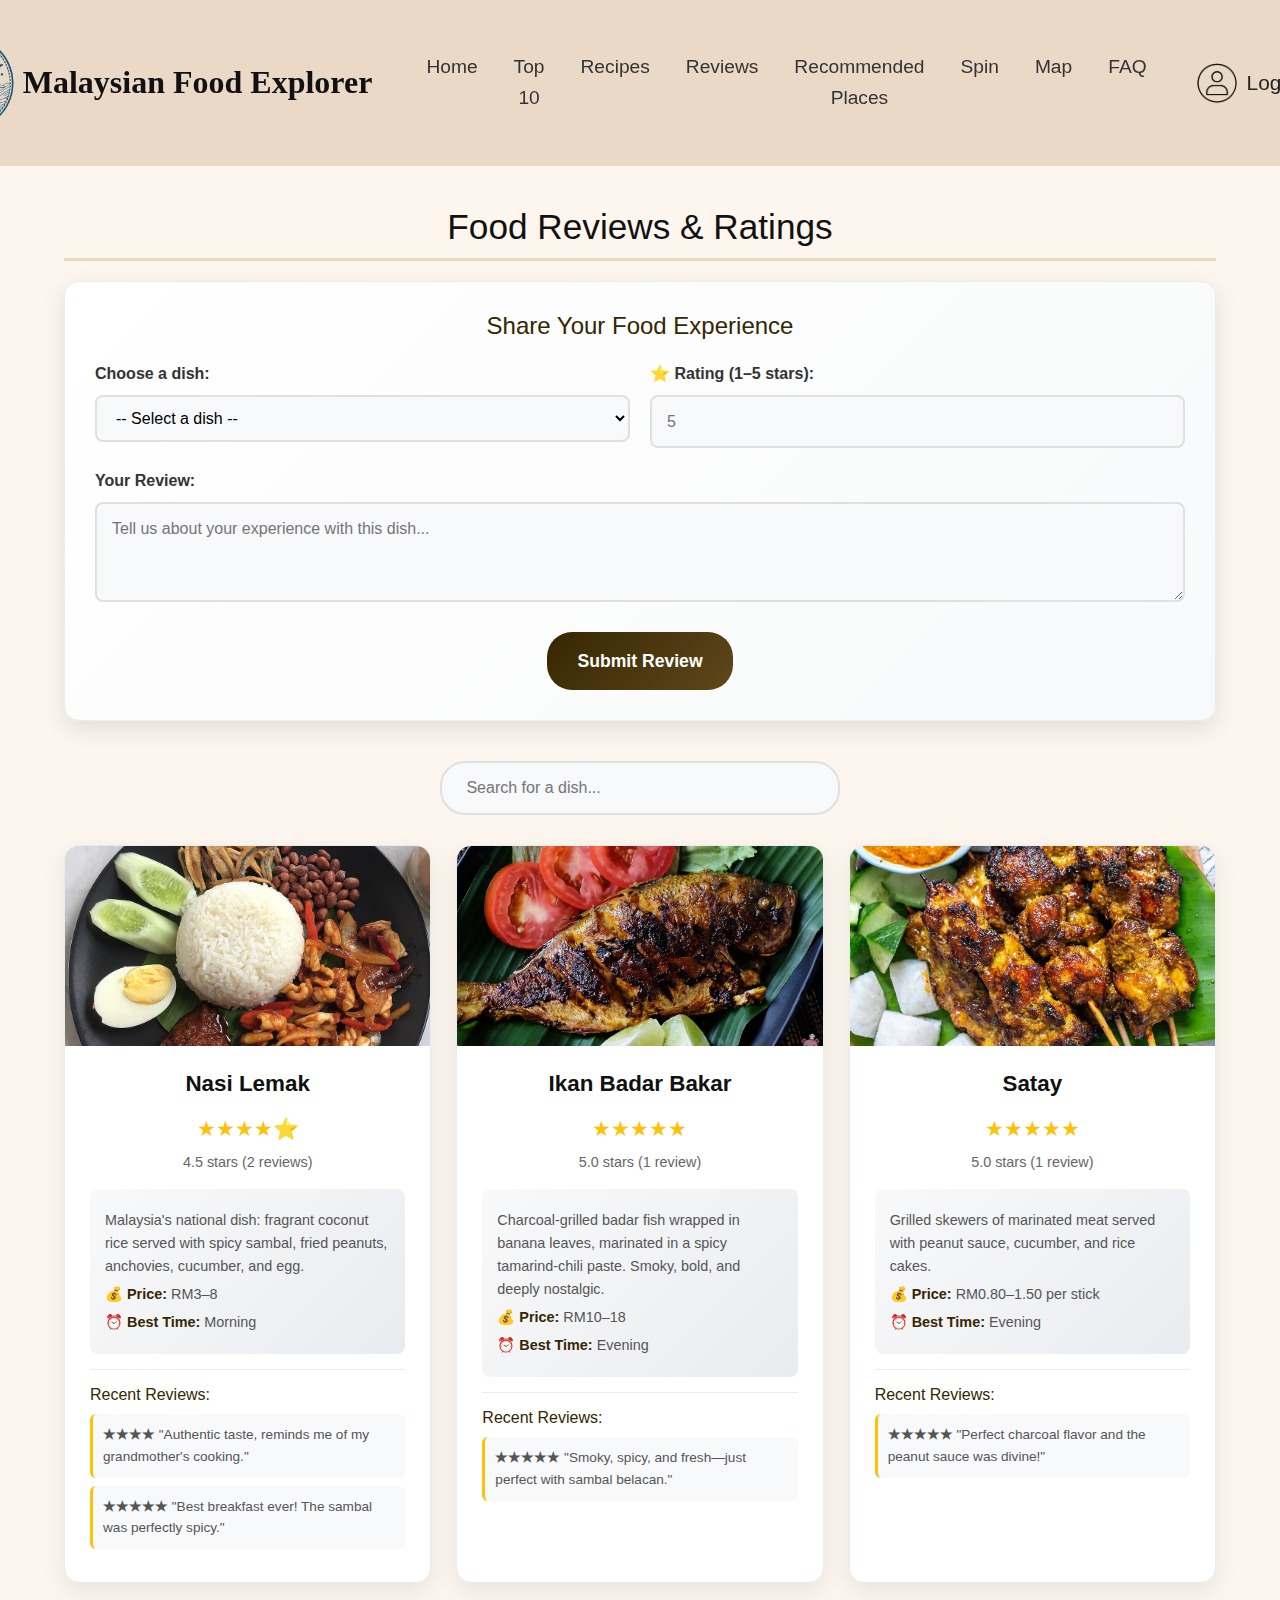
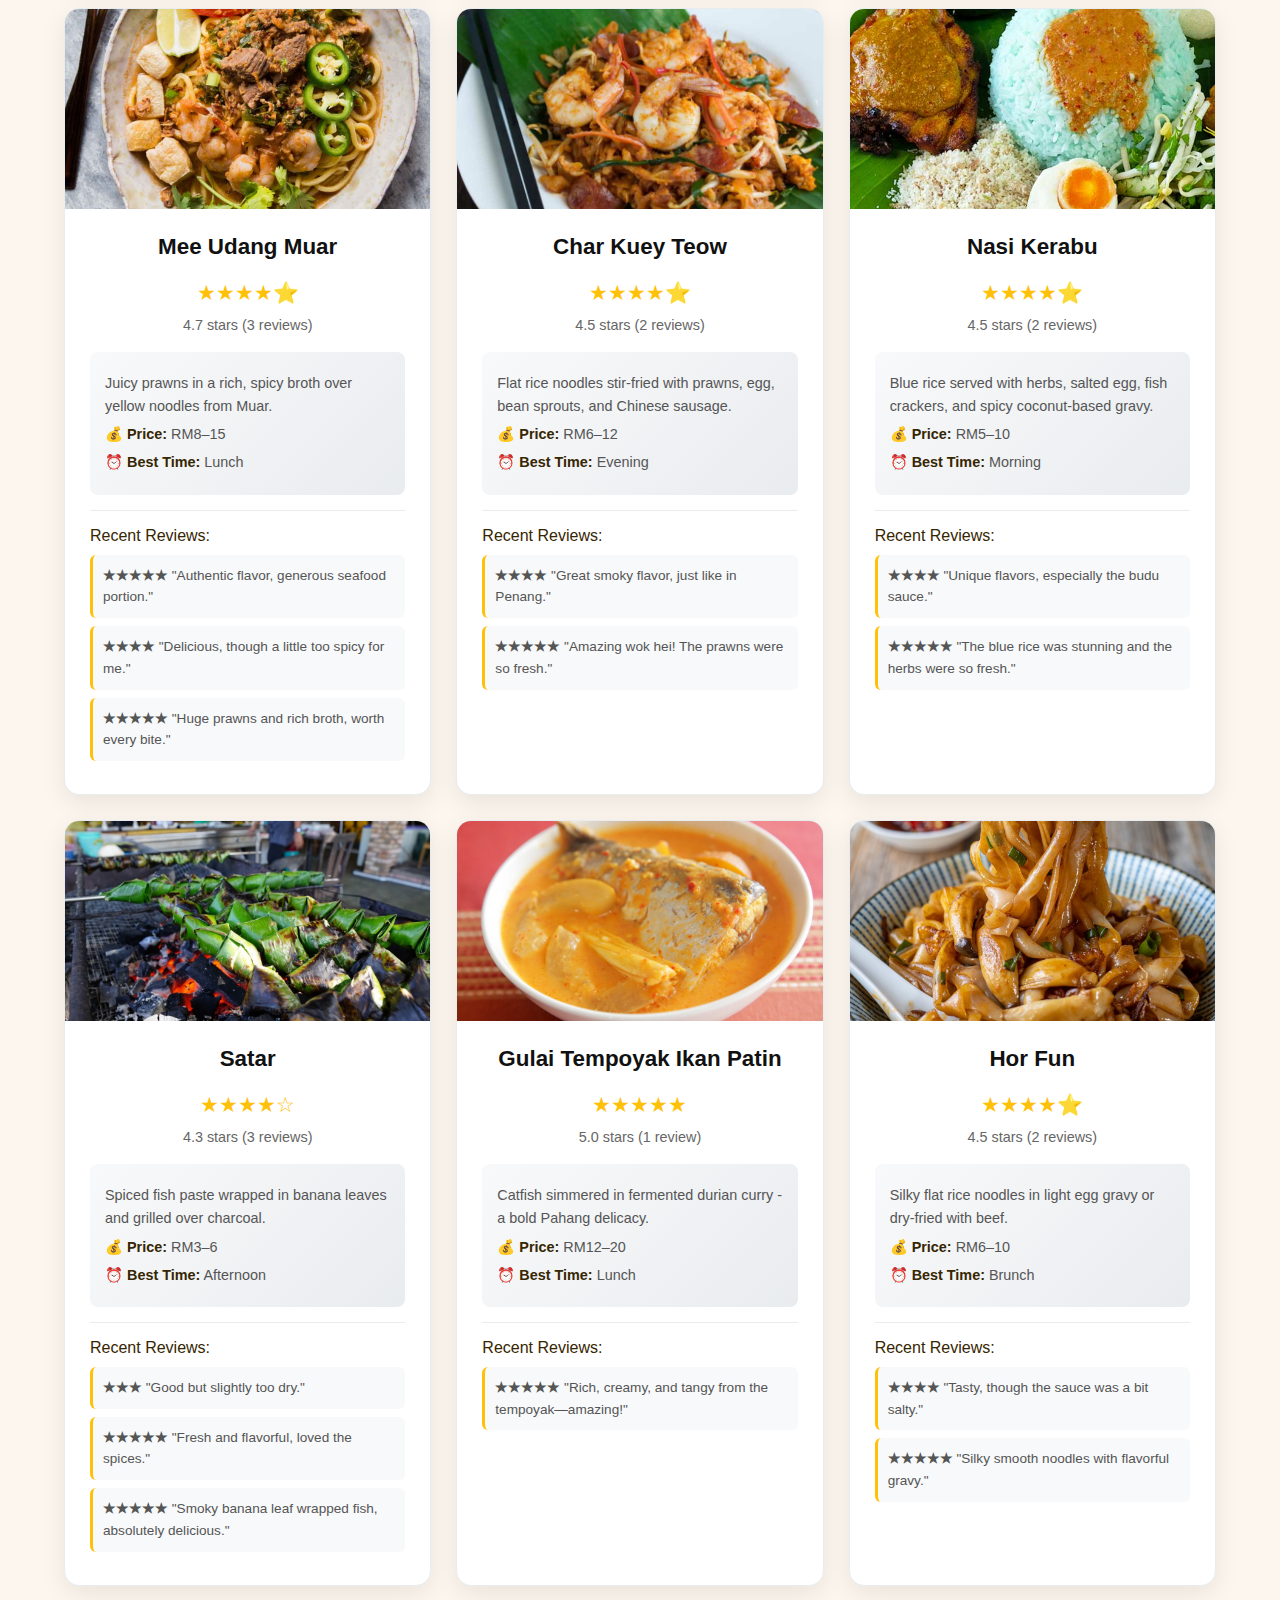
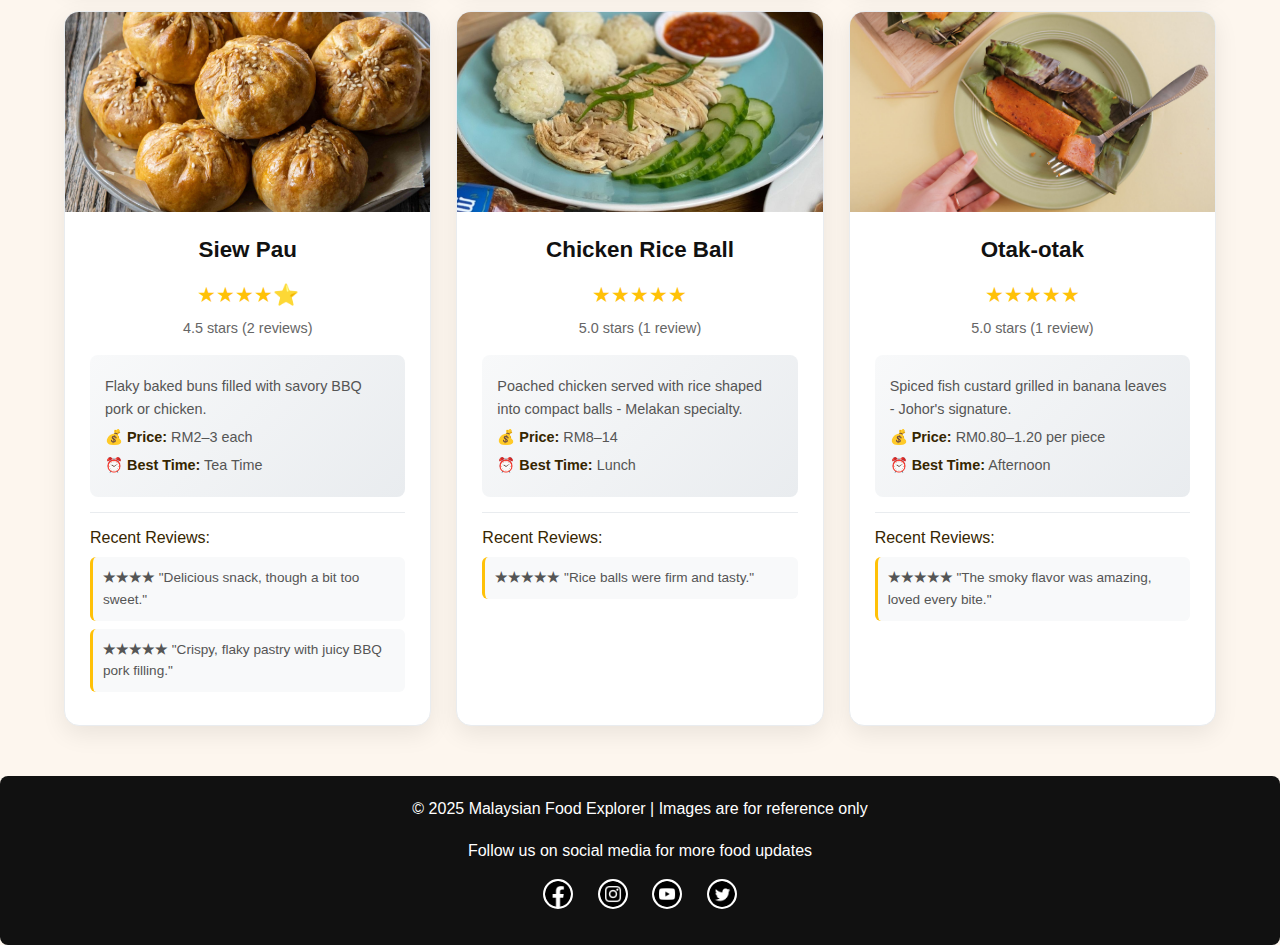
<file: reviews.html>
<!DOCTYPE html>
<html lang="en">

<head>
  <meta charset="UTF-8" />
  <meta name="viewport" content="width=device-width, initial-scale=1.0" />
  <title>Malaysian Street Food Reviews</title>
  <link href="https://cdn.jsdelivr.net/npm/bootstrap@5.3.3/dist/css/bootstrap.min.css" rel="stylesheet"
    integrity="sha384-QWTKZyjpPEjISv5WaRU9OFeRpok6YctnYmDr5pNlyT2bRjXh0JMhjY6hW+ALEwIH" crossorigin="anonymous">
  <link rel="stylesheet" href="main.css">
  <link rel="stylesheet" href="reviews.css">
</head>

<body>
  <header>
    <nav class="navbar navbar-expand-lg " id="navbar">
      <div class="container-fluid">
        <div class="logo">
          <a class="navbar-brand d-flex align-items-center gap-2" href="#">
            <img src="icon/mfelogo.png" alt="logo" class="logo-pic" width="100" height="100">
            <span onclick="window.location.href='index.html'">Malaysian Food Explorer</span>
          </a>
        </div>
        <button class="navbar-toggler" type="button" data-bs-toggle="collapse" data-bs-target="#mainNavbar"
          aria-controls="mainNavbar" aria-expanded="false" aria-label="Toggle navigation">
          <span class="navbar-toggler-icon"></span>
        </button>
        <div class="collapse navbar-collapse" id="mainNavbar">
          <ul class="navbar-nav me-auto mb-2 mb-lg-0">
            <li class="nav-item"><a class="nav-link" href="index.html">Home</a></li>
            <li class="nav-item"><a class="nav-link" href="top10.html">Top 10</a></li>
            <li class="nav-item"><a class="nav-link" href="recipes.html">Recipes</a></li>
            <li class="nav-item"><a class="nav-link" href="reviews.html">Reviews</a></li>
            <li class="nav-item"><a class="nav-link" href="places.html">Recommended Places</a></li>
            <li class="nav-item"><a class="nav-link" href="spin.html">Spin</a></li>
            <li class="nav-item"><a class="nav-link" href="map.html">Map</a></li>
            <li class="nav-item"><a class="nav-link" href="faq.html">FAQ</a></li>
          </ul>
        </div>
      </div>
      <div class="login-wrapper">
        <div class="user-dropdown">
          <img src="icon/profilepic.png" class="profile-pic" width="40" />
          <span id="userprofile"></span>
          <div class="dropdown-content" id="dropdownContent">
            <a href="#" id="userdrop1"></a>
            <a href="#" id="userdrop2"></a>
          </div>
        </div>
      </div>
    </nav>
  </header>

  <main class="maincontain">
    <h2> Food Reviews & Ratings</h2>

    <!-- Review Form -->
    <div class="review-form-container">
      <h3> Share Your Food Experience</h3>
      <div class="success-message" id="successMessage">
        ✅ Thank you! Your review has been submitted successfully.
      </div>
      <form id="reviewForm" class="review-form">
        <div class="form-row">
          <div class="form-group">
            <label for="dish"> Choose a dish:</label>
            <select id="dish" required>
              <option value="">-- Select a dish --</option>
              <option value="Nasi Lemak">Nasi Lemak</option>
              <option value="Ikan Badar Bakar">Ikan Badar Bakar</option>
              <option value="Satay">Satay</option>
              <option value="Mee Udang Muar">Mee Udang Muar</option>
              <option value="Char Kuey Teow">Char Kuey Teow</option>
              <option value="Nasi Kerabu">Nasi Kerabu</option>
              <option value="Satar">Satar</option>
              <option value="Gulai Tempoyak Ikan Patin">Gulai Tempoyak Ikan Patin</option>
              <option value="Hor Fun">Hor Fun</option>
              <option value="Siew Pau">Siew Pau</option>
              <option value="Chicken Rice Ball">Chicken Rice Ball</option>
              <option value="Otak-otak">Otak-otak</option>
            </select>
          </div>
          <div class="form-group">
            <label for="rating">⭐ Rating (1–5 stars):</label>
            <input type="number" id="rating" min="1" max="5" required placeholder="5">
          </div>
        </div>
        <div class="form-group">
          <label for="review"> Your Review:</label>
          <textarea id="review" required placeholder="Tell us about your experience with this dish..."></textarea>
        </div>
        <button type="submit">Submit Review</button>
      </form>
    </div>

    <!-- Search Bar -->
    <div class="search-container">
      <input type="text" id="searchInput" placeholder=" Search for a dish...">
    </div>

    <!-- Reviews Display -->
    <div id="reviewDisplay" class="reviews-grid"></div>
  </main>
  <footer>
    <p>&copy; 2025 Malaysian Food Explorer | Images are for reference only</p>
    <p>Follow us on social media for more food updates</p>
    <p>
      <img src="icon/fb.png" alt="Facebook">
      <img src="icon/ig.png" alt="Instagram">
      <img src="icon/yt.png" alt="YouTube">
      <img src="icon/tw.png" alt="Twitter">
    </p>
  </footer>
  <script src="https://cdn.jsdelivr.net/npm/bootstrap@5.3.3/dist/js/bootstrap.bundle.min.js"
    integrity="sha384-YvpcrYf0tY3lHB60NNkmXc5s9fDVZLESaAA55NDzOxhy9GkcIdslK1eN7N6jIeHz"
    crossorigin="anonymous"></script>
  <script src="main.js"></script>
  <script src="reviews.js"></script>
</body>

</html>
</file>
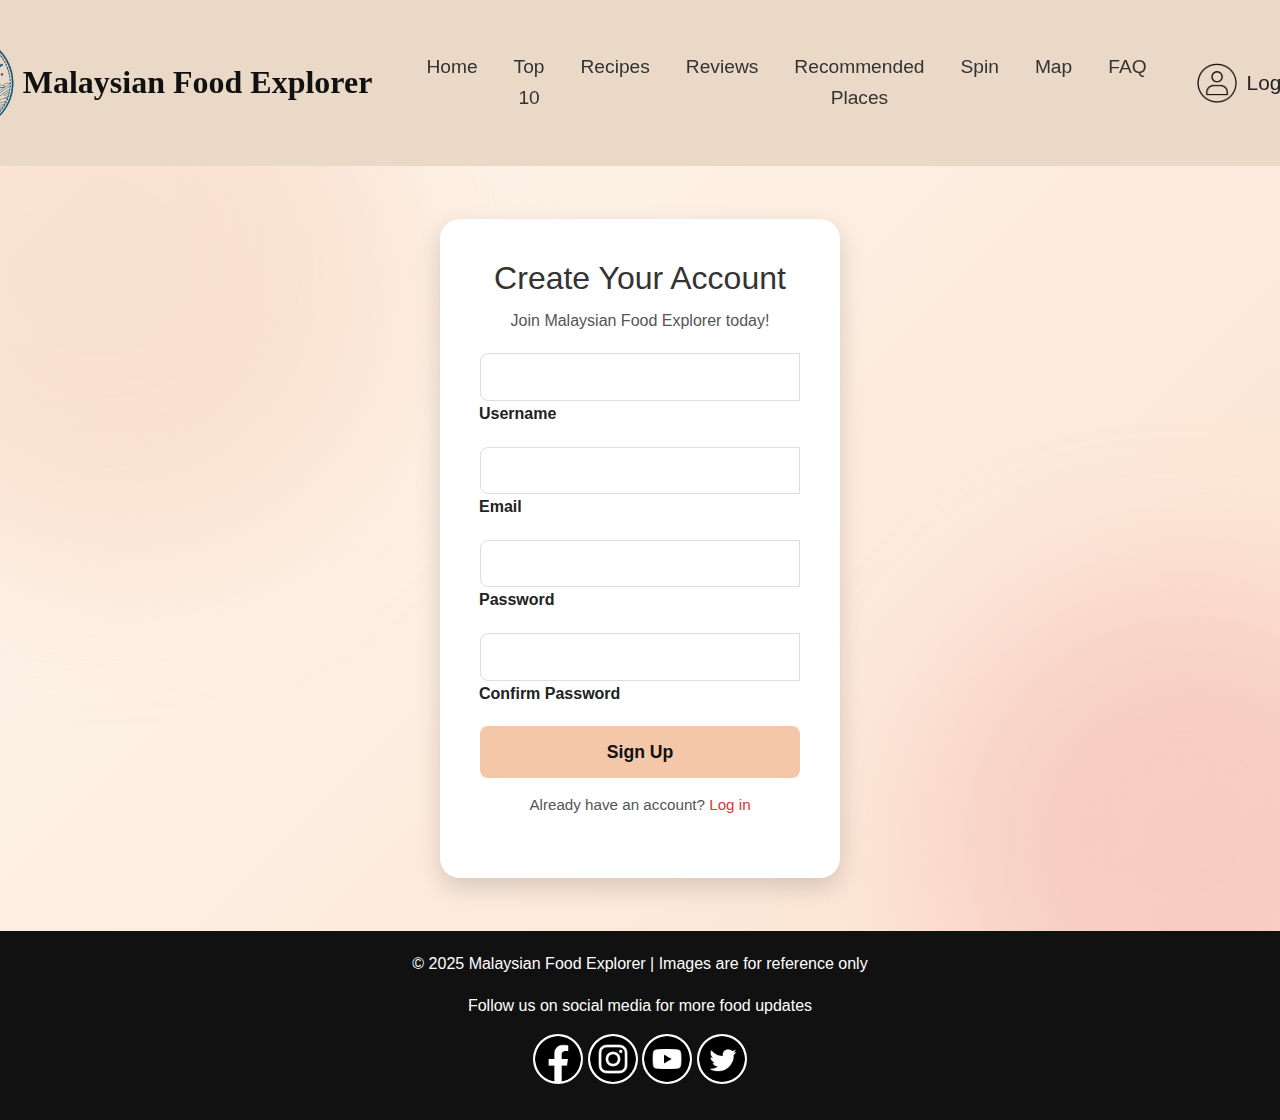
<file: signup.html>
<!DOCTYPE html>
<html lang="en">

<head>
  <meta charset="UTF-8" />
  <meta name="viewport" content="width=device-width, initial-scale=1.0" />
  <title>Malaysian Street Food Reviews</title>
  <link href="https://cdn.jsdelivr.net/npm/bootstrap@5.3.3/dist/css/bootstrap.min.css" rel="stylesheet"
    integrity="sha384-QWTKZyjpPEjISv5WaRU9OFeRpok6YctnYmDr5pNlyT2bRjXh0JMhjY6hW+ALEwIH" crossorigin="anonymous">
  <link rel="stylesheet" type="text/css" href="main.css">
  <link rel="stylesheet" type="text/css" href="login.css">
</head>

<body>
  <header>
    <nav class="navbar navbar-expand-lg " id="navbar">
      <div class="container-fluid">
        <div class="logo">
          <a class="navbar-brand d-flex align-items-center gap-2" href="#">
            <img src="icon/mfelogo.png" alt="logo" class="logo-pic" width="100" height="100">
            <span onclick="window.location.href='index.html'">Malaysian Food Explorer</span>
          </a>
        </div>
        <button class="navbar-toggler" type="button" data-bs-toggle="collapse" data-bs-target="#mainNavbar"
          aria-controls="mainNavbar" aria-expanded="false" aria-label="Toggle navigation">
          <span class="navbar-toggler-icon"></span>
        </button>
        <div class="collapse navbar-collapse" id="mainNavbar">
          <ul class="navbar-nav me-auto mb-2 mb-lg-0">
            <li class="nav-item"><a class="nav-link" href="index.html">Home</a></li>
            <li class="nav-item"><a class="nav-link" href="top10.html">Top 10</a></li>
            <li class="nav-item"><a class="nav-link" href="recipes.html">Recipes</a></li>
            <li class="nav-item"><a class="nav-link" href="reviews.html">Reviews</a></li>
            <li class="nav-item"><a class="nav-link" href="places.html">Recommended Places</a></li>
            <li class="nav-item"><a class="nav-link" href="spin.html">Spin</a></li>
            <li class="nav-item"><a class="nav-link" href="map.html">Map</a></li>
            <li class="nav-item"><a class="nav-link" href="faq.html">FAQ</a></li>
          </ul>
        </div>
      </div>
      <div class="login-wrapper">
        <div class="user-dropdown">
          <img src="icon/profilepic.png" class="profile-pic" width="40" />
          <span id="userprofile"></span>
          <div class="dropdown-content" id="dropdownContent">
            <a href="#" id="userdrop1"></a>
            <a href="#" id="userdrop2"></a>
          </div>
        </div>
      </div>
    </nav>
  </header>

  <main>
    <div class="background">
      <div class="circle circle1"></div>
      <div class="circle circle2"></div>
      <div class="circle circle3"></div>
    </div>

    <div class="signup-container">
      <div class="signup-card">
        <h2>Create Your Account</h2>
        <p>Join Malaysian Food Explorer today!</p>
        <form action="#" method="post" class="signup-form" id="signup-form">
          <div class="input-group">
            <input type="text" id="username" name="username" required>
            <label for="username">Username</label>
          </div>

          <div class="input-group">
            <input type="email" id="email" name="email" required>
            <label for="email">Email</label>
          </div>

          <div class="input-group">
            <input type="password" id="password" name="password" required>
            <label for="password">Password</label>
          </div>

          <div class="input-group">
            <input type="password" id="confirm-password" name="confirm-password" required>
            <label for="confirm-password">Confirm Password</label>
          </div>

          <button type="submit">Sign Up</button>
          <p class="login-text">Already have an account? <a href="login.html">Log in</a></p>
        </form>
      </div>
    </div>
  </main>

  <footer>
    <p>&copy; 2025 Malaysian Food Explorer | Images are for reference only</p>
    <p>Follow us on social media for more food updates</p>
    <p>
      <img src="icon/fb.png" alt="Facebook">
      <img src="icon/ig.png" alt="Instagram">
      <img src="icon/yt.png" alt="YouTube">
      <img src="icon/tw.png" alt="Twitter">
    </p>
  </footer>
  <script src="https://cdn.jsdelivr.net/npm/bootstrap@5.3.3/dist/js/bootstrap.bundle.min.js"
    integrity="sha384-YvpcrYf0tY3lHB60NNkmXc5s9fDVZLESaAA55NDzOxhy9GkcIdslK1eN7N6jIeHz"
    crossorigin="anonymous"></script>
  <script src="signup.js"> </script>
  <script src="main.js"> </script>

</body>

</html>
</file>
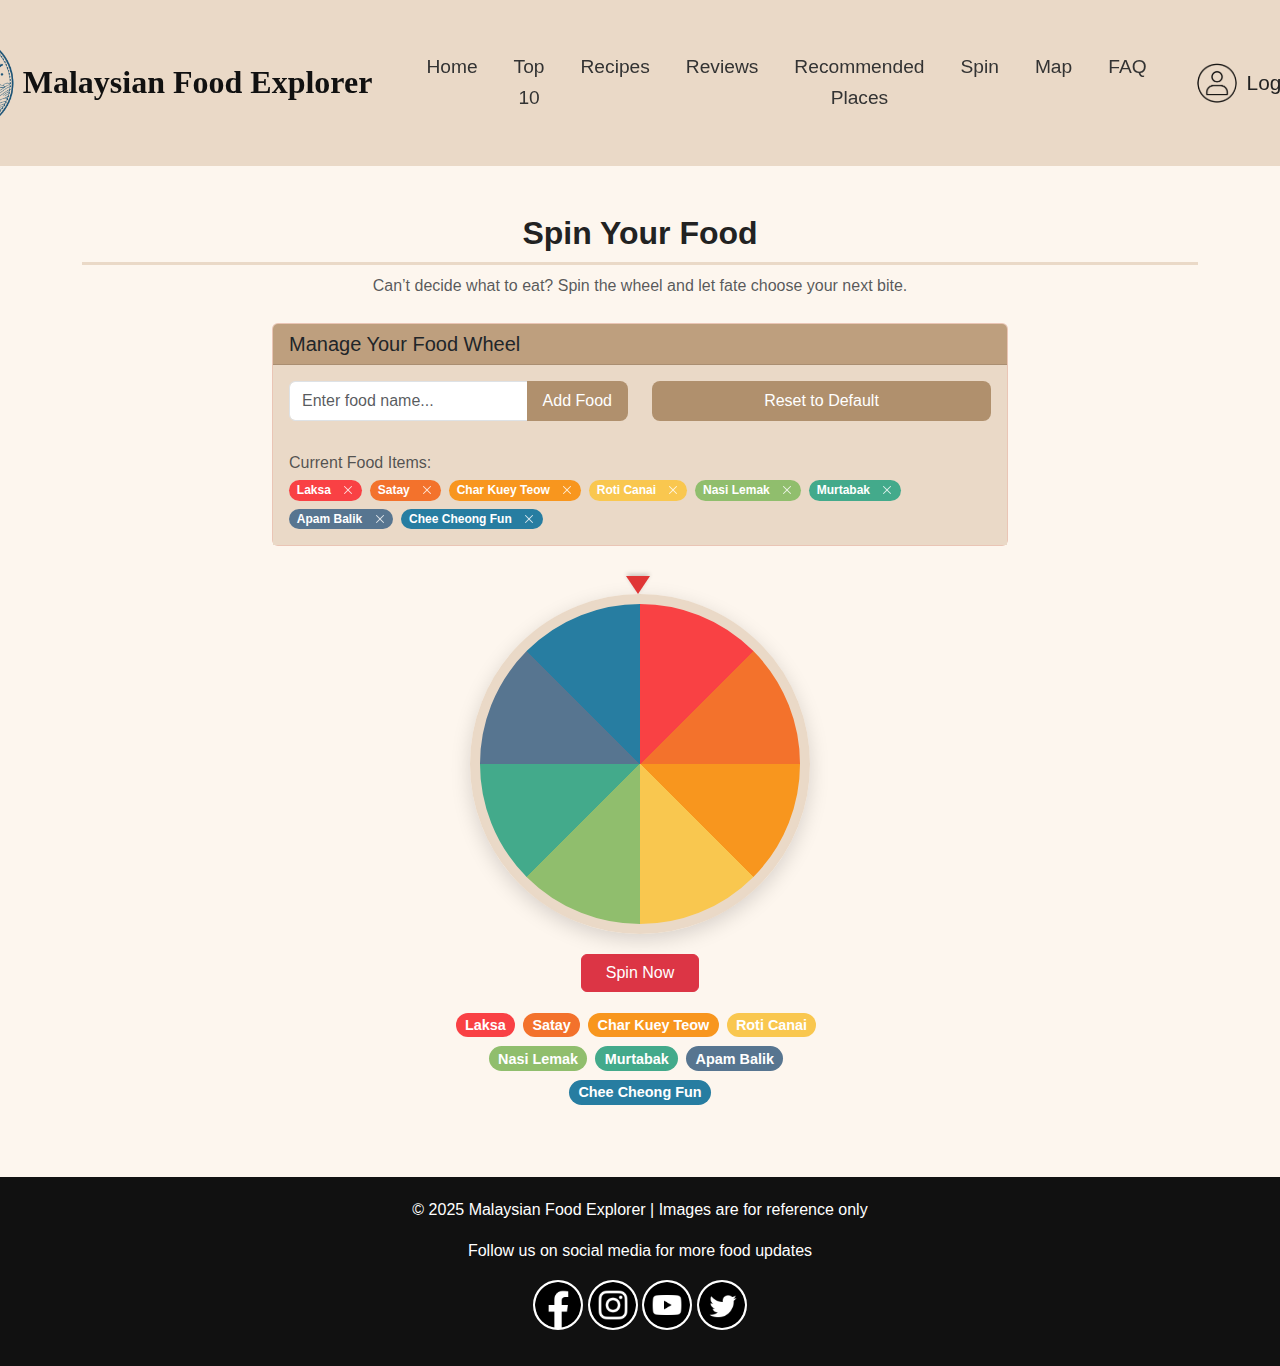
<file: spin.html>
<!DOCTYPE html>
<html lang="en">

<head>
  <meta charset="UTF-8" />
  <meta name="viewport" content="width=device-width, initial-scale=1.0" />
  <title>Spin Your Food</title>
  <link href="https://cdn.jsdelivr.net/npm/bootstrap@5.3.3/dist/css/bootstrap.min.css" rel="stylesheet"
    integrity="sha384-QWTKZyjpPEjISv5WaRU9OFeRpok6YctnYmDr5pNlyT2bRjXh0JMhjY6hW+ALEwIH" crossorigin="anonymous">
  <link rel="stylesheet" type="text/css" href="main.css">
  <link rel="stylesheet" type="text/css" href="spin.css">
</head>

<body>
  <header>
    <nav class="navbar navbar-expand-lg " id="navbar">
      <div class="container-fluid">
        <div class="logo">
          <a class="navbar-brand d-flex align-items-center gap-2" href="#">
            <img src="icon/mfelogo.png" alt="logo" class="logo-pic" width="100" height="100">
            <span onclick="window.location.href='index.html'">Malaysian Food Explorer</span>
          </a>
        </div>
        <button class="navbar-toggler" type="button" data-bs-toggle="collapse" data-bs-target="#mainNavbar"
          aria-controls="mainNavbar" aria-expanded="false" aria-label="Toggle navigation">
          <span class="navbar-toggler-icon"></span>
        </button>
        <div class="collapse navbar-collapse" id="mainNavbar">
          <ul class="navbar-nav me-auto mb-2 mb-lg-0">
            <li class="nav-item"><a class="nav-link" href="index.html">Home</a></li>
            <li class="nav-item"><a class="nav-link" href="top10.html">Top 10</a></li>
            <li class="nav-item"><a class="nav-link" href="recipes.html">Recipes</a></li>
            <li class="nav-item"><a class="nav-link" href="reviews.html">Reviews</a></li>
            <li class="nav-item"><a class="nav-link" href="places.html">Recommended Places</a></li>
            <li class="nav-item"><a class="nav-link" href="spin.html">Spin</a></li>
            <li class="nav-item"><a class="nav-link" href="map.html">Map</a></li>
            <li class="nav-item"><a class="nav-link" href="faq.html">FAQ</a></li>
          </ul>
        </div>
      </div>
      <div class="login-wrapper">
        <div class="user-dropdown">
          <img src="icon/profilepic.png" class="profile-pic" width="40" />
          <span id="userprofile"></span>
          <div class="dropdown-content" id="dropdownContent">
            <a href="#" id="userdrop1"></a>
            <a href="#" id="userdrop2"></a>
          </div>
        </div>
      </div>
    </nav>
  </header>

  <main class="container py-5">
    <div class="text-center mb-4">
      <h1 class="h2 fw-bold">Spin Your Food</h1>
      <p class="text-muted">Can’t decide what to eat? Spin the wheel and let fate choose your next bite.</p>
    </div>

    <!-- Food Management Section -->
    <div class="row justify-content-center mb-5">
      <div class="col-md-8">
        <div class="card shadow-sm">
          <div class="card-header bg-light">
            <h5 class="mb-0">Manage Your Food Wheel</h5>
          </div>
          <div class="card-body">
            <div class="row">
              <div class="col-md-6">
                <form id="addFoodForm" class="mb-3">
                  <div class="input-group">
                    <input type="text" id="newFoodInput" class="form-control" placeholder="Enter food name..." required>
                    <button type="submit" class="btn btn-custom">Add Food</button>
                  </div>
                </form>
              </div>
              <div class="col-md-6">
                <button id="resetBtn" class="btn btn-custom w-100">Reset to Default</button>
              </div>
            </div>

            <div class="mt-3">
              <h6 class="text-muted mb-2">Current Food Items:</h6>
              <div id="foodList" class="d-flex flex-wrap gap-2">
                <!-- Food items will be displayed here -->
              </div>
            </div>
          </div>
        </div>
      </div>
    </div>

    <div class="wheel-wrapper mx-auto">
      <div class="wheel-container">
        <div class="pointer"></div>
        <div id="wheel" class="wheel"></div>
      </div>
      <button id="spinBtn" class="btn btn-danger px-4">Spin Now</button>
      <ul id="labels" class="labels list-inline text-center"></ul>
    </div>
  </main>

  <footer>
    <p>&copy; 2025 Malaysian Food Explorer | Images are for reference only</p>
    <p>Follow us on social media for more food updates</p>
    <p>
      <img src="icon/fb.png" alt="Facebook">
      <img src="icon/ig.png" alt="Instagram">
      <img src="icon/yt.png" alt="YouTube">
      <img src="icon/tw.png" alt="Twitter">
    </p>
  </footer>

  <div class="modal fade" id="resultModal" tabindex="-1" aria-hidden="true">
    <div class="modal-dialog modal-dialog-centered">
      <div class="modal-content">
        <div class="modal-header">
          <h5 class="modal-title">Your Pick</h5>
          <button type="button" class="btn-close" data-bs-dismiss="modal" aria-label="Close"></button>
        </div>
        <div class="modal-body">
          <p id="resultText" class="fs-5 mb-0"></p>
        </div>
        <div class="modal-footer">
          <a href="places.html" class="btn btn-outline-dark">Find Places</a>
          <a href="recipes.html" class="btn btn-danger">See Recipes</a>
        </div>
      </div>
    </div>
  </div>

  <script src="https://cdn.jsdelivr.net/npm/bootstrap@5.3.3/dist/js/bootstrap.bundle.min.js"
    integrity="sha384-YvpcrYf0tY3lHB60NNkmXc5s9fDVZLESaAA55NDzOxhy9GkcIdslK1eN7N6jIeHz"
    crossorigin="anonymous"></script>
  <script src="spin.js"></script>
  <script src="main.js"></script>
</body>

</html>
</file>
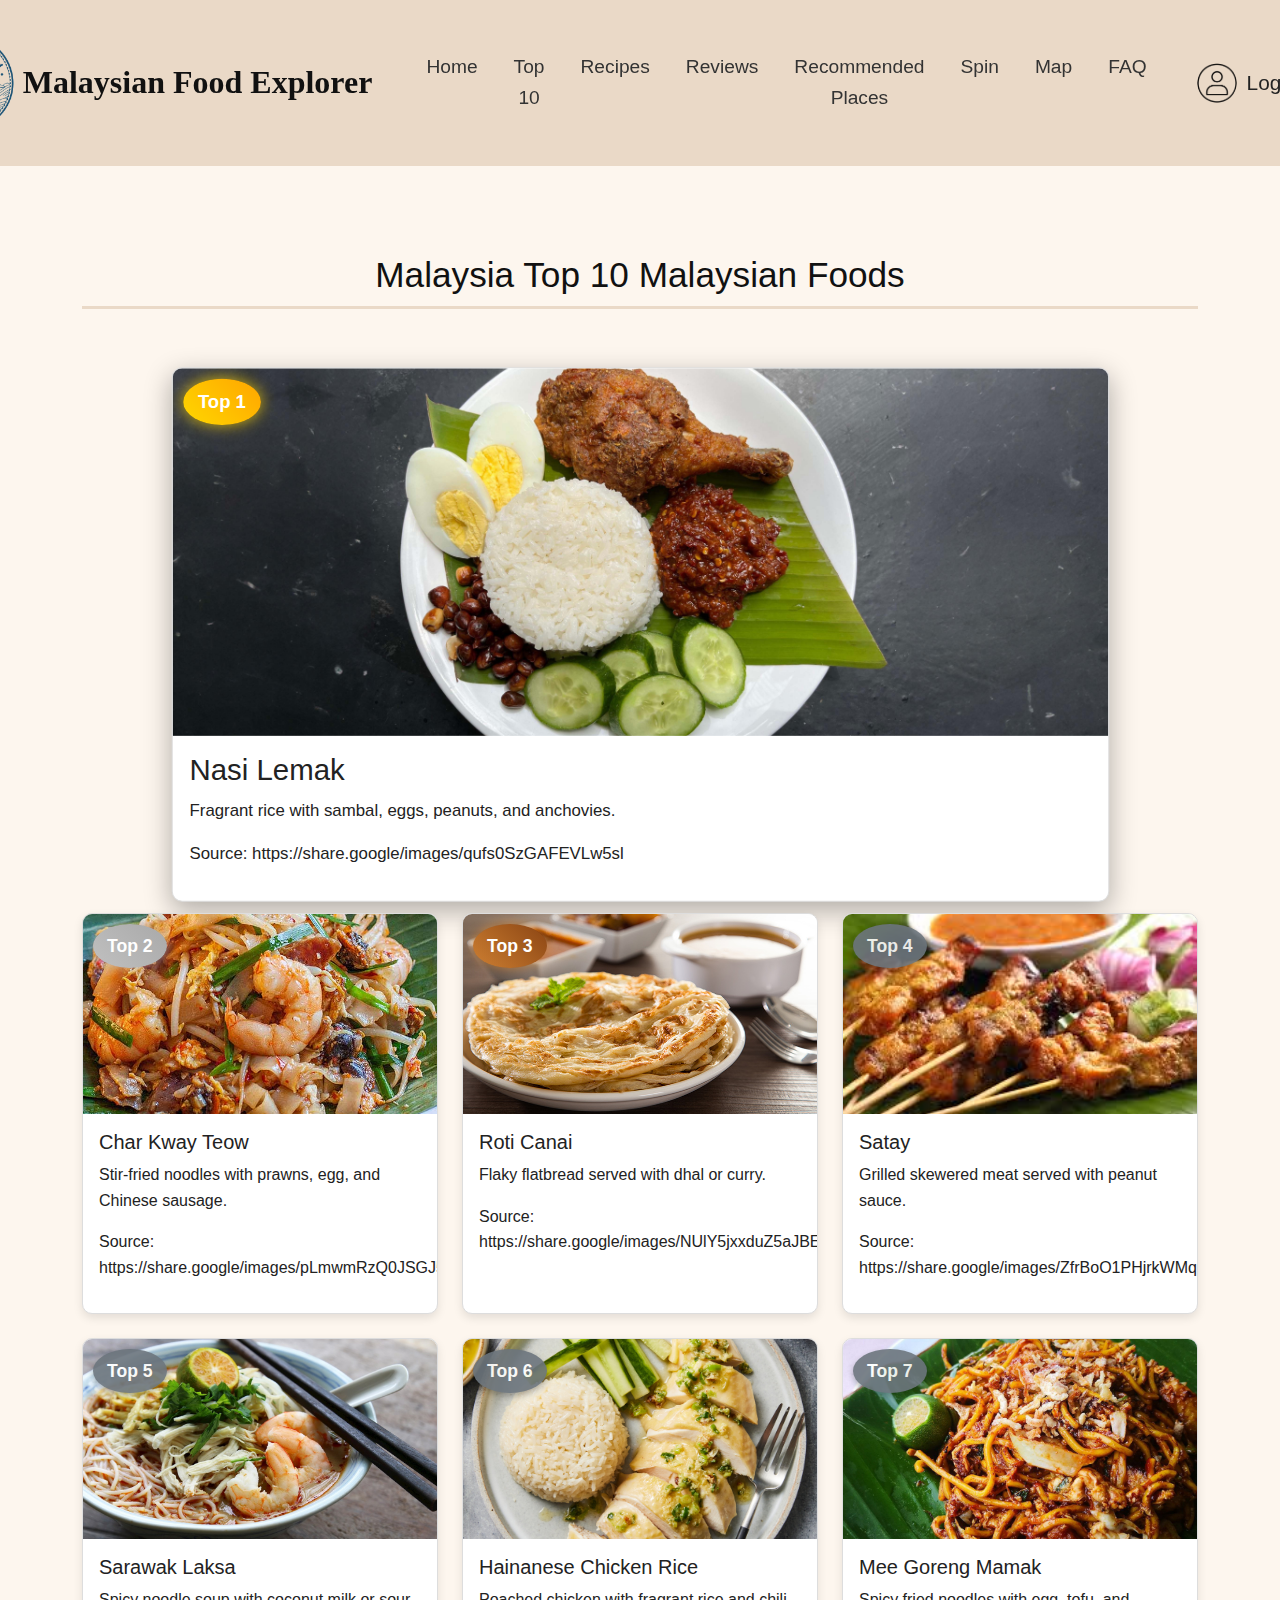
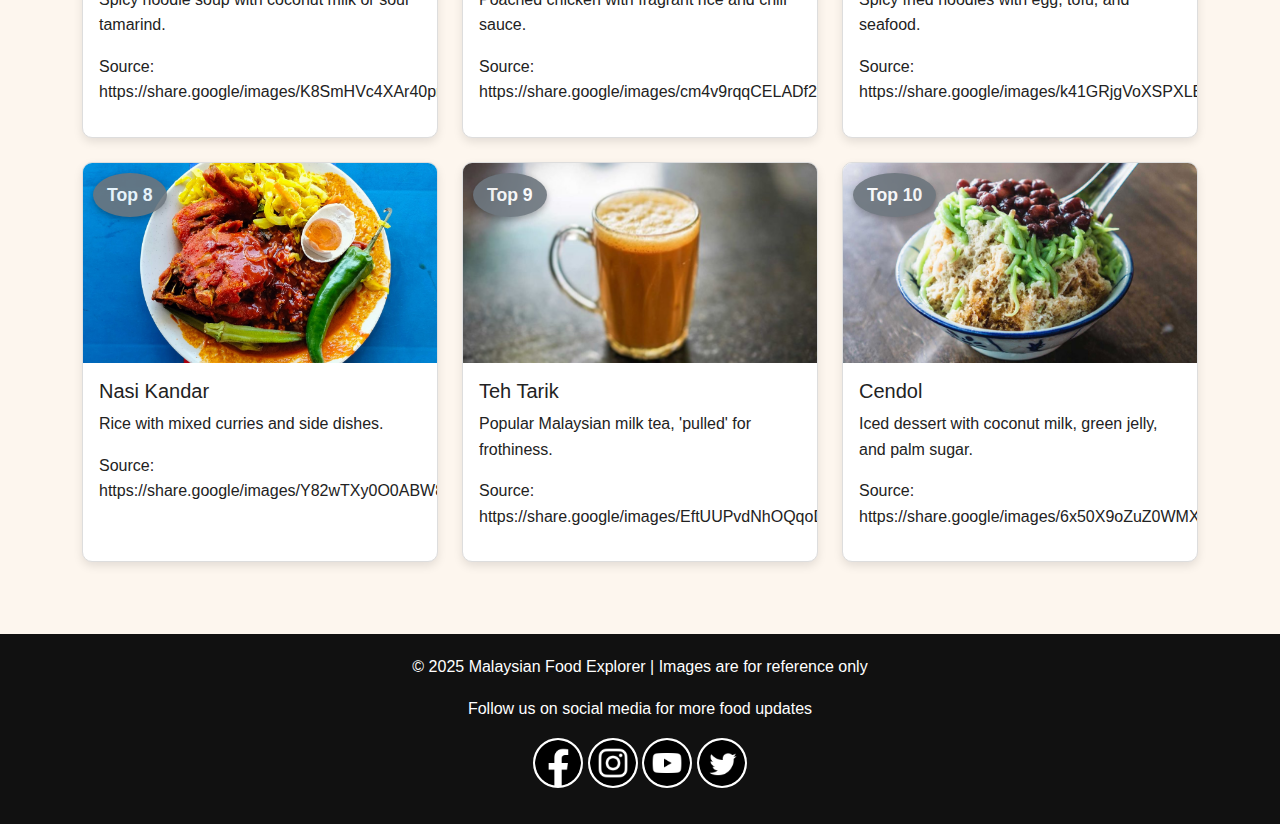
<file: top10.html>
<!DOCTYPE html>
<html lang="en">

<head>
    <meta charset="UTF-8">
    <meta name="viewport" content="width=device-width, initial-scale=1.0">
    <title>Top 10 Malaysian Food</title>
    <link href="https://cdn.jsdelivr.net/npm/bootstrap@5.3.3/dist/css/bootstrap.min.css" rel="stylesheet">
    <link rel="stylesheet" type="text/css" href="top10.css">
    <link rel="stylesheet" type="text/css" href="main.css">
</head>

<body>
    <header>
        <nav class="navbar navbar-expand-lg " id="navbar">
            <div class="container-fluid">
                <div class="logo">
                    <a class="navbar-brand d-flex align-items-center gap-2" href="#">
                        <img src="icon/mfelogo.png" alt="logo" class="logo-pic" width="100" height="100">
                        <span onclick="window.location.href='index.html'">Malaysian Food Explorer</span>
                    </a>
                </div>
                <button class="navbar-toggler" type="button" data-bs-toggle="collapse" data-bs-target="#mainNavbar"
                    aria-controls="mainNavbar" aria-expanded="false" aria-label="Toggle navigation">
                    <span class="navbar-toggler-icon"></span>
                </button>
                <div class="collapse navbar-collapse" id="mainNavbar">
                    <ul class="navbar-nav me-auto mb-2 mb-lg-0">
                        <li class="nav-item"><a class="nav-link" href="index.html">Home</a></li>
                        <li class="nav-item"><a class="nav-link" href="top10.html">Top 10</a></li>
                        <li class="nav-item"><a class="nav-link" href="recipes.html">Recipes</a></li>
                        <li class="nav-item"><a class="nav-link" href="reviews.html">Reviews</a></li>
                        <li class="nav-item"><a class="nav-link" href="places.html">Recommended Places</a></li>
                        <li class="nav-item"><a class="nav-link" href="spin.html">Spin</a></li>
                        <li class="nav-item"><a class="nav-link" href="map.html">Map</a></li>
                        <li class="nav-item"><a class="nav-link" href="faq.html">FAQ</a></li>
                    </ul>
                </div>
            </div>
            <div class="login-wrapper">
                <div class="user-dropdown">
                    <img src="icon/profilepic.png" class="profile-pic" width="40" />
                    <span id="userprofile"></span>
                    <div class="dropdown-content" id="dropdownContent">
                        <a href="#" id="userdrop1"></a>
                        <a href="#" id="userdrop2"></a>
                    </div>
                </div>
            </div>
        </nav>
    </header>
    <main>
        <div class="container py-5">
            <h2>Malaysia Top 10 Malaysian Foods</h2><br><br>

            <div class="row mb-4" id="topOne"></div>

            <div class="row" id="foodList"></div>
        </div>
    </main>
    <footer>
        <p>&copy; 2025 Malaysian Food Explorer | Images are for reference only</p>
        <p>Follow us on social media for more food updates</p>
        <p>
            <img src="icon/fb.png" alt="Facebook">
            <img src="icon/ig.png" alt="Instagram">
            <img src="icon/yt.png" alt="YouTube">
            <img src="icon/tw.png" alt="Twitter">
        </p>
    </footer>

    <script src="map.js"></script>
    <script src="main.js"></script>

    <script src="https://cdn.jsdelivr.net/npm/bootstrap@5.3.3/dist/js/bootstrap.bundle.min.js"
        integrity="sha384-YvpcrYf0tY3lHB60NNkmXc5s9fDVZLESaAA55NDzOxhy9GkcIdslK1eN7N6jIeHz"
        crossorigin="anonymous"></script>
    <script src="https://code.jquery.com/jquery-3.6.0.min.js"></script>
    <script src="top10.js"></script>
    <script src="main.js"></script>
</body>

</html>
</file>
<file: main.css>
* {
    margin: 0;
    padding: 0;
    box-sizing: border-box;
}

body {
    font-family: 'Segoe UI', Tahoma, Geneva, Verdana, sans-serif;
    line-height: 1.6;
    color: #222;
    background: #fdf6ee;
    overflow-x: hidden;
}

header {
    position: sticky;
    top: 0;
    z-index: 1000;
    background-color: #ead9c7;
    align-items: center;
    justify-content: center;
    display: flex;
    justify-content: center;
    padding: 20px 30px;
}

#navbar {
    background-color: #ead9c7;
    align-items: center;
    justify-content: center;
}

#mainNavbar {
    padding: 0px 20px;
}

.container-fluid {
    display: grid;
    grid-template-columns: auto 1fr auto;
    align-items: center;
    justify-content: center;
}

a .logo {
    font-family: 'Papyrus', fantasy;
    font-size: 2em;
    font-weight: 600;
    color: #111;
}

.nav-item {
    padding: 10px 10px;
}

.navbar-brand {
    font-family: 'Papyrus', fantasy;
    font-size: 2em;
    font-weight: 600;
    color: #111;
}

.navbar-brand:hover {
    color: #b94747;
    ;
}

.navbar-nav .nav-link {
    font-size: 1.2em;
    font-weight: 500;
    color: #333;
    transition: all 0.3s ease;
    text-align: center;
    padding: 10px;
}

.navbar-nav .nav-link:hover {
    color: #111;
    background-color: #fdf6ee;
    transform: scale(1.1);
}

.logo-pic {
    border-radius: 50%;
    transition: transform 0.3s ease;
}

.logo-pic:hover {
    transform: scale(0.9);
}

.login-wrapper {
    justify-content: center;
}

.profile-pic {
    border-radius: 50%;
}

.user-dropdown {
    display: flex;
    align-items: center;
    gap: 10px;
    position: relative;
    cursor: pointer;
    justify-content: center;
    white-space: nowrap;
    padding-right: 0;
    font-size: 1.3em;
    font-weight: 500;
    width: fit-content;
    margin-left: auto;
}

.user-dropdown img,
.user-dropdown span {
    vertical-align: middle;
}

.user-dropdown .dropdown-content {
    display: none;
    position: absolute;
    top: 100%;
    right: 0;
    background-color: white;
    min-width: 120px;
    box-shadow: 0 8px 16px rgba(0, 0, 0, 0.2);
    z-index: 10;
}

.user-dropdown .dropdown-content a {
    display: block;
    padding: 8px 12px;
    text-decoration: none;
    color: #333;
}

.user-dropdown .dropdown-content a:hover {
    background-color: #f0f0f0;
}


.user-dropdown:hover .dropdown-content {
    display: block;
}

footer {
    position: relative;
    text-align: center;
    padding: 20px;
    background-color: #111;
    color: white;
}

footer img {
    height: 50px;
    border: 2px solid white;
    border-radius: 100%;
    background-color: white;
}
</file>
<file: index.css>
.column {
    display: flex;
    flex-direction: row;
    align-items: center;
    gap: 10px;
    animation: moveRight 30s linear infinite;
    overflow: hidden;
    display: inline-flex;
    white-space: nowrap;
}

.column img {
    width: 200px;
    border-radius: 10px;
}

#slidephoto {
  width: 100%;
  max-width: 100%;      
}

#slidephoto .carousel-item {
  height: 500px;        
}

#slidephoto img {
  width: 100%;
  height: 100%;  
  object-fit: cover;    
}

.mt-auto {
    margin: 0 auto;
}

.left-to-right {
    animation: moveRight 15s linear infinite;
    animation-delay: -9s;
}

.card-img-top {
    height: 60%;
}

section.container.py-4 {
  text-align: center;
}

.description {
  display: flex;
  flex-direction: column;    /* Stack image on top of text */
  align-items: center;       /* Center both horizontally */
  background: #f9f9f9;
  border: 1px solid #ddd;
  border-radius: 12px;
  padding: 20px;
  max-width: 100%;
  margin: 0 auto;
  box-shadow: 0 4px 10px rgba(0, 0, 0, 0.1);
  font-size: 1.1rem;
  line-height: 1.6;
  text-align: center;        /* Center the text */
}

.logo-pic {
  border-radius: 50%;        /* Makes logo circular */
  margin-bottom: 15px;       /* Space between image & text */
}

@keyframes moveRight {
    0% {
        transform: translateX(0%);
    }

    100% {
        transform: translateX(-50%);
    }
}

.description {
    text-align: left;
    text-justify: auto;
    font-size: 20px;
}

@media (max-width: 992px) {
    .column img {
        width: 150px;
    }

    #slidephoto .carousel-item {
        height: 400px;
    }

    .description {
        padding: 15px;
        font-size: 18px;
    }

    .card-img-top {
        height: auto;
    }
}

/* Mobile Landscape (≤ 768px) */
@media (max-width: 768px) {
    .column {
        flex-direction: column; /* Stack images vertically */
        white-space: normal;
    }

    .column img {
        width: 100%;
        max-width: 300px;
    }

    #slidephoto .carousel-item {
        height: 300px;
    }

    .description {
        font-size: 16px;
        text-align: center;
    }
}

/* Mobile Portrait (≤ 576px) */
@media (max-width: 576px) {
    .column img {
        width: 90%;
        max-width: 250px;
    }

    #slidephoto .carousel-item {
        height: 250px;
    }

    .description {
        padding: 10px;
        font-size: 14px;
    }

    .logo-pic {
        width: 80px;
        height: 80px;
    }
}
</file>
<file: faq.css>
body {
    font-family: 'Segoe UI', Tahoma, Geneva, Verdana, sans-serif;
    line-height: 1.6;
    color: #222;
    background-color: #fdf6ee;
    margin: 0;
    padding: 0;
}

h2 {
    color: #111;
    border-bottom: 3px solid #ead9c7;
    padding-bottom: 10px;
    margin-top: 40px;
    text-align: center;
    font-size: 2.2em;
    margin-bottom: 20px;
}

.maincontain {
     max-width: 90%;
     margin: 0 auto;
 }
 
.faq-container {
    margin: 30px 0 50px 0;
    display: grid;
    grid-template-columns: 1fr;
    gap: 15px;
}

.faq-item {
    background: white;
    border-radius: 12px;
    box-shadow: 0 6px 20px rgba(0, 0, 0, 0.08);
    border: 1px solid #e9ecef;
    overflow: hidden;
}

.faq-question {
    width: 100%;
    text-align: left;
    padding: 18px 22px;
    background: linear-gradient(135deg, #ffffff 0%, #f8f9fa 100%);
    border: none;
    font-size: 1.05em;
    cursor: pointer;
    display: flex;
    justify-content: space-between;
    align-items: center;
}

.faq-question:focus {
    outline: none;
}

.faq-answer {
    display: none;
    padding: 0 22px 18px 22px;
    color: #444;
    background: white;
}

.faq-item[aria-expanded="true"] .faq-answer {
    display: block;
}

.chevron {
    transition: transform 0.25s ease;
}

.faq-item[aria-expanded="true"] .chevron {
    transform: rotate(180deg);
}

@media (max-width: 768px) {
    header {
        flex-direction: column;
        align-items: flex-start;
    }

    .nav-menu {
        flex-direction: column;
        width: 100%;
        margin-top: 10px;
        gap: 10px;
    }
}
</file>
<file: login.css>
.signup-container {
  min-height: 85vh;
  display: flex;
  justify-content: center;
  align-items: center;
  position: relative;
  background: linear-gradient(135deg, #fdf6ee, #fce3d0);
  overflow: hidden;
}

.signup-container::before,
.signup-container::after {
  content: "";
  position: absolute;
  border-radius: 50%;
  filter: blur(80px);
  opacity: 0.4;
  z-index: 0;
}

.signup-container::before {
  width: 600px;
  height: 600px;
  background: #f5c7a9;
  top: -200px;
  left: -200px;
}

.signup-container::after {
  width: 500px;
  height: 500px;
  background: #f1a7a7;
  bottom: -150px;
  right: -150px;
}

.signup-card {
  background: white;
  width: 400px;
  padding: 40px;
  border-radius: 20px;
  box-shadow: 0 10px 25px rgba(0,0,0,0.15);
  text-align: center;
  z-index: 1;
  animation: fadeIn 1s ease-in-out;
}

.signup-card h2 {
  margin-bottom: 10px;
  color: #333;
}

.signup-card p {
  margin-bottom: 20px;
  color: #555;
}

.input-group {
  margin-bottom: 15px;
  text-align: left;
}

.input-group label {
  display: block;
  font-weight: 600;
  margin-bottom: 5px;
}

.input-group input {
  width: 100%;
  padding: 10px;
  border: 1px solid #ddd;
  border-radius: 8px;
  outline: none;
  font-size: 1em;
  transition: 0.3s ease;
}

.input-group input:focus {
  border-color: #f5c7a9;
  box-shadow: 0 0 5px rgba(245,199,169,0.5);
}

button {
  width: 100%;
  padding: 12px;
  background: #f5c7a9;
  border: none;
  border-radius: 8px;
  font-size: 1.1em;
  font-weight: bold;
  color: #111;
  cursor: pointer;
  transition: all 0.3s ease;
}

button:hover {
  background: #e0a77c;
  transform: scale(1.05);
}

.login-text {
  margin-top: 15px;
  font-size: 0.95em;
}
.login-text a {
  color: #e03636;
  text-decoration: none;
}
.login-text a:hover {
  text-decoration: underline;
}

@keyframes fadeIn {
  from { opacity: 0; transform: translateY(20px); }
  to { opacity: 1; transform: translateY(0); }
}

@media (max-width: 992px) {
  .signup-card {
    width: 350px;
    padding: 30px;
  }

  .signup-container::before {
    width: 450px;
    height: 450px;
    top: -150px;
    left: -150px;
  }

  .signup-container::after {
    width: 400px;
    height: 400px;
    bottom: -120px;
    right: -120px;
  }

  button {
    font-size: 1em;
    padding: 10px;
  }
}

/* Mobile Landscape (≤ 768px) */
@media (max-width: 768px) {
  .signup-card {
    width: 300px;
    padding: 25px;
    border-radius: 15px;
  }

  .signup-card h2 {
    font-size: 1.5em;
  }

  .signup-card p {
    font-size: 0.95em;
  }

  .input-group input {
    font-size: 0.95em;
    padding: 8px;
  }

  .signup-container::before,
  .signup-container::after {
    filter: blur(60px);
    opacity: 0.3;
  }
}

/* Mobile Portrait (≤ 576px) */
@media (max-width: 576px) {
  .signup-card {
    width: 90%;
    padding: 20px;
  }

  .signup-card h2 {
    font-size: 1.3em;
  }

  .signup-card p {
    font-size: 0.9em;
  }

  button {
    font-size: 0.95em;
    padding: 10px;
  }

  .login-text {
    font-size: 0.85em;
  }

  .signup-container::before {
    width: 300px;
    height: 300px;
    top: -100px;
    left: -100px;
  }

  .signup-container::after {
    width: 250px;
    height: 250px;
    bottom: -80px;
    right: -80px;
  }
}
</file>
<file: places.css>
body {
        font-family: "Segoe UI", Tahoma, Geneva, Verdana, sans-serif;
        line-height: 1.6;
        color: #222;
        background-color: #fdf6ee;
        margin: 0;
        padding: 0;
    }

    /* Header styles provided by basic.css */
    h2 {
        color: #111;
        border-bottom: 3px solid #ead9c7;
        padding-bottom: 10px;
        margin-top: 40px;
        text-align: center;
        font-size: 2.2em;
        margin-bottom: 20px;
    }

    .maincontain {
        max-width: 90%;
        margin: 0 auto;
        margin-bottom: 30px;
    }


    .search-bar {
        background: white;
        padding: 20px;
        border-radius: 12px;
        box-shadow: 0 4px 15px rgba(0, 0, 0, 0.08);
        margin: 30px 0;
        display: flex;
        gap: 12px;
        align-items: center;
    }

    .search-bar input {
        flex: 1;
        min-width: 240px;
        padding: 12px 16px;
        font-size: 1em;
        border: 2px solid #e0e0e0;
        border-radius: 25px;
        background-color: #f8f9fa;
        transition: all 0.3s ease;
    }

    .search-bar select {
        min-width: 200px;
        padding: 12px 16px;
        font-size: 1em;
        border: 2px solid #e0e0e0;
        border-radius: 25px;
        background-color: #f8f9fa;
        transition: all 0.3s ease;
    }

    .places-container {
        display: flex;
        flex-direction: column;
        gap: 35px;
        margin-bottom: 40px;
    }

    .place-card {
        background: white;
        border-radius: 18px;
        overflow: hidden;
        box-shadow: 0 10px 30px rgba(0, 0, 0, 0.1);
        transition: transform 0.3s ease, box-shadow 0.3s ease;
        display: flex;
        flex-direction: column;
        border: 1px solid #e9ecef;
    }

    .place-card:hover {
        transform: translateY(-5px);
        box-shadow: 0 15px 40px rgba(0, 0, 0, 0.12);
    }

    .place-image {
        width: 100%;
        height: 360px;
        object-fit: contain;
        background-color: #ffffff;
        object-fit: cover;
    }

    .image-overlay {
  position: fixed;
  top: 0;
  left: 0;
  width: 100%;
  height: 100%;
  background: rgba(0, 0, 0, 0.8);
  display: flex;
  justify-content: center;
  align-items: center;
  z-index: 9999;
  cursor: zoom-out;
}

.image-overlay img {
  max-width: 90%;
  max-height: 90%;
  border-radius: 10px;
  box-shadow: 0 0 20px rgba(0, 0, 0, 0.5);
  transition: transform 0.3s ease;
}

.image-overlay img:hover {
  transform: scale(1.05);
}

    /* All images use contain now (no per-item override needed) */

    .place-content {
        padding: 28px 28px 24px 28px;
        display: flex;
        flex-direction: column;
        gap: 10px;
    }

    .place-title {
        font-size: 1.6em;
        margin: 0;
        color: #111;
    }

    .place-meta {
        color: #444;
        font-size: 1.05em;
    }

    .place-actions {
        margin-top: 12px;
        display: flex;
        gap: 12px;
        flex-wrap: wrap;
    }

    .place-actions a {
        text-decoration: none;
        color: #e31837;
        font-weight: 600;
    }

    .recommended {
        margin-top: 8px;
    }

    .recommended-title {
        margin-top: 6px;
        font-weight: 700;
        color: #111;
    }

    .recommended-list {
        margin: 6px 0 0 18px;
    }

    .recommended-list li {
        margin-bottom: 6px;
        color: #333;
        display: flex;
        align-items: center;
        gap: 10px;
    }

    .social-link {
        display: inline-flex;
        width: 28px;
        height: 28px;
        align-items: center;
        justify-content: center;
    }

    .social-link svg {
        width: 24px;
        height: 24px;
        display: block;
    }

    /* For items without icon (no URL), keep text aligned with icon rows */
    .recommended-list li.no-icon::before {
        content: "";
        display: inline-block;
        width: 28px;
        height: 28px;
    }

    .icon-fb {
        color: #1877F2;
    }

    .icon-ig {
        color: #C13584;
    }

    .icon-web {
        color: #111;
    }

    .panel {
        background: linear-gradient(135deg, #ffffff 0%, #f8f9fa 100%);
        border: 1px solid #e9ecef;
        border-radius: 12px;
        padding: 20px;
        box-shadow: 0 6px 20px rgba(0, 0, 0, 0.08);
    }

    .place-actions {
        margin: 0 auto;
    }

    /* Footer styles provided by basic.css */

    @media (max-width: 900px) {
        .place-image {
            height: 260px;
        }

        .place-title {
            font-size: 1.4em;
        }

        .place-content {
            padding: 22px;
        }
    }
</file>
<file: profile.css>
.profile-container1 {
  min-height: 85vh;
  display: flex;
  justify-content: center;
  align-items: center;
  position: relative;
  background: linear-gradient(135deg, #fdf6ee, #fce3d0);
  overflow: hidden;
}

.profile-container1::before,
.profile-container1::after {
  content: "";
  position: absolute;
  border-radius: 50%;
  filter: blur(80px);
  opacity: 0.4;
  z-index: 0;
}

.profile-container1::before {
  width: 600px;
  height: 600px;
  background: #f5c7a9;
  top: -200px;
  left: -200px;
}

.profile-container1::after {
  width: 500px;
  height: 500px;
  background: #f1a7a7;
  bottom: -150px;
  right: -150px;
}

.profile-container1 {
  min-height: 85vh;
  display: flex;
  justify-content: center;
  align-items: center;
  position: relative;
  background: linear-gradient(135deg, #fdf6ee, #fce3d0);
  overflow: hidden;
}

.profile-container {
  background: white;
  width: 700px;
  padding: 40px;
  border-radius: 20px;
  box-shadow: 0 10px 25px rgba(0,0,0,0.15);
  text-align: center;
  z-index: 1;
  animation: fadeIn 1s ease-in-out;
}

.profile-container h2 {
  font-size: 2em; /* bigger title */
  font-weight: bold;
  color: #e03636;
  text-align: center; /* center text */
  margin-bottom: 20px;
}

.profile-container h3 {
  font-size: 1.4em;
  color: #e03636;
  margin-top: 40px;
  margin-bottom: 20px;
  text-align: center;
}

.profile-info {
  margin-bottom: 15px;
  text-align: left;
}

.profile-info label {
  display: block;
  font-weight: 600;
  margin-bottom: 5px;
  font-size: 0.95em;
}

.profile-info input {
  width: 100%;
  padding: 10px 12px;
  border: 1px solid #ccc;
  border-radius: 10px;
  font-size: 0.95em;
  transition: 0.3s;
}

.profile-info input:focus {
  outline: none;
  border-color: #e03636;
  box-shadow: 0 0 8px rgba(224, 54, 54, 0.3);
}

button {
  width: 100%;
  padding: 12px;
  background-color: #e03636;
  color: #fff;
  border: none;
  border-radius: 10px;
  font-weight: 600;
  cursor: pointer;
  transition: 0.3s;
  margin-top: 10px;
}

button:hover {
  background-color: #c12d2d;
  transform: scale(1.03);
}

@keyframes fadeIn {
  from { opacity: 0; transform: translateY(20px); }
  to { opacity: 1; transform: translateY(0); }
}

@media (max-width: 768px) {
  .signup-card {
    width: 90%;
    padding: 30px;
  }
}

@media (max-width: 480px) {
  .signup-card {
    width: 95%;
    padding: 20px;
  }
  .signup-card h2 {
    font-size: 1.5em;
  }
  button {
    font-size: 1em;
  }
}
</file>
<file: recipes.css>
h2 {
  color: #111;
  border-bottom: 3px solid #ead9c7;
  padding-bottom: 10px;
  margin-top: 40px;
  text-align: center;
  font-size: 2.2em;
  margin-bottom: 20px;
}

.maincontain {
  max-width: 90%;
  margin: 0 auto;
}

/* Search and Filter Section */
.search-filter-section {
  background: white;
  padding: 25px;
  border-radius: 12px;
  box-shadow: 0 4px 15px rgba(0, 0, 0, 0.08);
  margin: 30px 0;
  display: flex;
  flex-wrap: wrap;
  gap: 20px;
  align-items: center;
}

#searchInput {
  flex: 1;
  min-width: 250px;
  padding: 12px 18px;
  font-size: 1em;
  border: 2px solid #e0e0e0;
  border-radius: 25px;
  transition: all 0.3s ease;
  background-color: #f8f9fa;
}

#searchInput:focus {
  outline: none;
  border-color: #000000;
  background-color: white;
  box-shadow: 0 0 0 3px rgba(0, 0, 0, 0.1);
}

#sortSelect {
  padding: 12px 18px;
  font-size: 1em;
  border: 2px solid #e0e0e0;
  border-radius: 25px;
  background-color: #f8f9fa;
  color: #333;
  cursor: pointer;
  transition: all 0.3s ease;
  min-width: 150px;
}

#sortSelect:focus {
  outline: none;
  border-color: #000000;
  background-color: white;
}

.recipe-container {
  display: flex;
  flex-direction: column;
  gap: 50px;
  margin-top: 30px;
}

.recipe-card {
  background: white;
  border-radius: 15px;
  overflow: hidden;
  box-shadow: 0 8px 25px rgba(0, 0, 0, 0.08);
  transition: transform 0.3s ease, box-shadow 0.3s ease;
}

.recipe-card:hover {
  transform: translateY(-5px);
  box-shadow: 0 15px 40px rgba(0, 0, 0, 0.12);
}

.recipe-image {
  width: 100%;
  height: 350px;
  object-fit: cover;
  transition: transform 0.3s ease;
}

.recipe-card:hover .recipe-image {
  transform: scale(1.03);
}

.recipe-content {
  padding: 35px;
}

.recipe-title {
  margin: 0 0 15px 0;
  color: #111;
  font-size: 2.2em;
  font-weight: 700;
  line-height: 1.3;
}

.recipe-meta {
  color: #666;
  margin: 0 0 25px 0;
  font-style: italic;
  font-size: 1.1em;
  display: flex;
  flex-wrap: wrap;
  gap: 15px;
}

.highlights {
  background: linear-gradient(135deg, #f8f9fa 0%, #e9ecef 100%);
  border: none;
  padding: 20px;
  border-radius: 12px;
  margin-bottom: 30px;
  font-size: 1em;
  color: #444;
  display: grid;
  grid-template-columns: repeat(auto-fit, minmax(150px, 1fr));
  gap: 15px;
  box-shadow: inset 0 2px 4px rgba(0, 0, 0, 0.06);
}

.highlights p {
  margin: 0;
  display: flex;
  align-items: center;
  gap: 8px;
  font-weight: 500;
}

.gallery {
  display: grid;
  grid-template-columns: repeat(auto-fit, minmax(200px, 1fr));
  gap: 20px;
  margin-bottom: 35px;
}

.gallery img {
  width: 100%;
  height: 180px;
  object-fit: cover;
  border-radius: 12px;
  box-shadow: 0 4px 15px rgba(0, 0, 0, 0.1);
  transition: transform 0.3s ease;
}

.gallery img:hover {
  transform: scale(1.05);
}

.recipe-details {
  display: grid;
  grid-template-columns: repeat(auto-fit, minmax(350px, 1fr));
  gap: 40px;
  background: linear-gradient(135deg, #ffffff 0%, #f8f9fa 100%);
  padding: 35px;
  border-radius: 15px;
  box-shadow: 0 6px 20px rgba(0, 0, 0, 0.08);
  margin: 30px 0;
  border: 1px solid #e9ecef;
}

.recipe-column h3 {
  font-size: 1.5em;
  margin-bottom: 20px;
  color: #362601;
  border-left: 5px solid #362601;
  padding-left: 15px;
  font-weight: 700;
}

.recipe-column ul,
.recipe-column ol {
  padding-left: 25px;
  margin: 0;
}

.recipe-column li {
  margin-bottom: 12px;
  line-height: 1.6;
  color: #444;
}

.recipe-column li strong {
  color: #362601;
  font-weight: 600;
}

.ingredients,
.instructions {
  margin-bottom: 30px;
}

.ingredients h3,
.instructions h3 {
  color: #362601;
  border-left: 5px solid #362601;
  padding-left: 15px;
  font-size: 1.5em;
  margin-bottom: 20px;
}

ul,
ol {
  padding-left: 25px;
}

ul li,
ol li {
  margin-bottom: 10px;
  color: #444;
  line-height: 1.6;
}

.tips {
  background: linear-gradient(135deg, #fff3cd 0%, #ffeaa7 100%);
  padding: 20px;
  border-radius: 12px;
  margin: 20px 0;
  font-style: italic;
  border-left: 5px solid #ffc107;
  box-shadow: 0 4px 12px rgba(255, 193, 7, 0.2);
}

.tips p {
  margin: 0;
  color: #856404;
  font-weight: 500;
}

.reviews {
  margin-top: 30px;
  padding: 25px;
  background: linear-gradient(135deg, #ffffff 0%, #f8f9fa 100%);
  border-left: 5px solid #362601;
  border-radius: 12px;
  box-shadow: 0 6px 20px rgba(227, 24, 55, 0.1);
}

.reviews h3 {
  color: #362601;
  margin-top: 0;
  margin-bottom: 15px;
  font-size: 1.4em;
}

.reviews p {
  margin: 10px 0;
  color: #555;
  font-style: italic;
  padding: 8px 0;
}

footer {
  text-align: center;
  margin-top: 50px;
  padding: 20px;
  background-color: #111;
  color: white;
  border-radius: 8px;
}

@media (max-width: 768px) {
  header {
    flex-direction: column;
    align-items: flex-start;
  }

  .nav-menu {
    flex-direction: column;
    width: 100%;
    margin-top: 10px;
  }

  .nav-menu a {
    width: 100%;
    text-align: center;
  }

  .search-filter-section {
    flex-direction: column;
    padding: 20px;
  }

  #searchInput {
    min-width: 100%;
  }

  #sortSelect {
    width: 100%;
  }

  .recipe-image {
    height: 250px;
  }

  .recipe-content {
    padding: 25px;
  }

  .recipe-title {
    font-size: 1.8em;
  }

  .recipe-meta {
    flex-direction: column;
    gap: 5px;
  }

  .gallery {
    grid-template-columns: 1fr;
  }

  .recipe-details {
    grid-template-columns: 1fr;
    padding: 25px;
    gap: 30px;
  }

  .highlights {
    grid-template-columns: 1fr;
  }
}

@media (max-width: 480px) {
  body {
    padding: 0 15px;
  }

  .recipe-content {
    padding: 20px;
  }

  .recipe-title {
    font-size: 1.6em;
  }

  .recipe-details {
    padding: 20px;
  }
}
</file>
<file: reviews.css>
h2 {
      color: #111;
      border-bottom: 3px solid #ead9c7;
      padding-bottom: 10px;
      margin-top: 40px;
      text-align: center;
      font-size: 2.2em;
      margin-bottom: 20px;
    }

    .maincontain {
      max-width: 90%;
      margin: 0 auto;
    }

    /* Review Form Styles */
    .review-form-container {
      background: linear-gradient(135deg, #ffffff 0%, #f8f9fa 100%);
      padding: 30px;
      border-radius: 15px;
      box-shadow: 0 8px 25px rgba(0, 0, 0, 0.1);
      margin-bottom: 40px;
      border: 1px solid #e9ecef;
    }

    .review-form-container h3 {
      color: #362601;
      margin-top: 0;
      margin-bottom: 20px;
      font-size: 1.5em;
      text-align: center;
    }

    .review-form {
      display: grid;
      gap: 20px;
    }

    .form-group {
      display: flex;
      flex-direction: column;
    }

    .form-row {
      display: grid;
      grid-template-columns: 1fr 1fr;
      gap: 20px;
    }

    .review-form label {
      font-weight: 600;
      color: #333;
      margin-bottom: 8px;
    }

    .review-form input,
    .review-form select,
    .review-form textarea {
      padding: 12px 15px;
      border: 2px solid #e0e0e0;
      border-radius: 8px;
      font-size: 1em;
      transition: border-color 0.3s ease;
      background-color: #f8f9fa;
    }

    .review-form input:focus,
    .review-form select:focus,
    .review-form textarea:focus {
      outline: none;
      border-color: #362601;
      background-color: white;
    }

    .review-form textarea {
      resize: vertical;
      min-height: 100px;
    }

    .review-form button {
      background: linear-gradient(135deg, #362601 0%, #5e481b 100%);
      color: white;
      border: none;
      padding: 15px 30px;
      border-radius: 25px;
      font-size: 1.1em;
      font-weight: 600;
      cursor: pointer;
      transition: all 0.3s ease;
      justify-self: center;
      width: fit-content;
      margin: 10px auto 0;
    }

    .review-form button:hover {
      transform: translateY(-2px);
      box-shadow: 0 5px 15px rgba(54, 38, 1, 0.3);
    }

    /* Search Bar */
    .search-container {
      margin-bottom: 30px;
      display: flex;
      justify-content: center;
    }

    #searchInput {
      width: 100%;
      max-width: 400px;
      padding: 12px 20px;
      border: 2px solid #e0e0e0;
      border-radius: 25px;
      font-size: 1em;
      background-color: #f8f9fa;
      transition: all 0.3s ease;
    }

    #searchInput:focus {
      outline: none;
      border-color: #362601;
      background-color: white;
      box-shadow: 0 0 0 3px rgba(54, 38, 1, 0.1);
    }

    /* Reviews Grid */
    .reviews-grid {
      display: grid;
      grid-template-columns: repeat(auto-fit, minmax(300px, 1fr));
      gap: 25px;
      margin-top: 30px;
    }

    .dish-card {
      background: white;
      border-radius: 15px;
      overflow: hidden;
      box-shadow: 0 8px 25px rgba(0, 0, 0, 0.08);
      transition: all 0.3s ease;
      border: 1px solid #e9ecef;
    }

    .dish-card:hover {
      transform: translateY(-5px);
      box-shadow: 0 15px 40px rgba(0, 0, 0, 0.12);
    }

    .dish-image {
      width: 100%;
      height: 200px;
      object-fit: cover;
      transition: transform 0.3s ease;
    }

    .dish-card:hover .dish-image {
      transform: scale(1.05);
    }

    .dish-content {
      padding: 25px;
    }

    .dish-title {
      margin: 0 0 15px 0;
      color: #111;
      font-size: 1.4em;
      font-weight: 700;
      text-align: center;
    }

    .rating-display {
      text-align: center;
      margin: 15px 0;
    }

    .stars {
      color: #ffc107;
      font-size: 1.3em;
      margin-bottom: 5px;
    }

    .rating-text {
      color: #666;
      font-size: 0.9em;
    }

    .dish-info {
      background: linear-gradient(135deg, #f8f9fa 0%, #e9ecef 100%);
      padding: 15px;
      border-radius: 8px;
      margin: 15px 0;
      font-size: 0.9em;
    }

    .dish-info p {
      margin: 5px 0;
      color: #555;
    }

    .dish-info strong {
      color: #362601;
    }

    .recent-reviews {
      margin-top: 15px;
      padding-top: 15px;
      border-top: 1px solid #e9ecef;
    }

    .recent-reviews h4 {
      color: #362601;
      margin-bottom: 10px;
      font-size: 1em;
    }

    .review-snippet {
      background: #f8f9fa;
      padding: 10px;
      border-radius: 6px;
      margin: 8px 0;
      font-size: 0.85em;
      color: #555;
      border-left: 3px solid #ffc107;
    }

    .no-reviews {
      text-align: center;
      color: #999;
      font-style: italic;
      padding: 20px;
    }

    footer {
      text-align: center;
      margin-top: 50px;
      padding: 20px;
      background-color: #111;
      color: white;
      border-radius: 8px;
    }

    footer img {
      height: 30px;
      margin: 0 10px;
      border-radius: 50%;
    }

    /* Mobile Responsiveness */
    @media (max-width: 768px) {

      main {
        padding: 15px;
      }

      h2 {
        font-size: 2em;
        margin: 20px 0;
      }

      .form-row {
        grid-template-columns: 1fr;
      }

      .reviews-grid {
        grid-template-columns: 1fr;
        gap: 20px;
      }

      .review-form-container {
        padding: 20px;
      }

      #searchInput {
        width: 100%;
      }
    }

    @media (max-width: 480px) {
      .logo {
        font-size: 1.3em;
      }

      .nav-menu a {
        font-size: 1em;
        padding: 6px 10px;
      }

      .dish-content {
        padding: 20px;
      }

      .review-form-container {
        padding: 15px;
      }

      h2 {
        font-size: 1.8em;
      }
    }

    /* Success Message */
    .success-message {
      background: linear-gradient(135deg, #d4edda 0%, #c3e6cb 100%);
      color: #155724;
      padding: 15px;
      border-radius: 8px;
      margin: 15px 0;
      text-align: center;
      border: 1px solid #c3e6cb;
      display: none;
    }
</file>
<file: spin.css>
h1 {
  color: #111;
  border-bottom: 3px solid #ead9c7;
  padding-bottom: 10px;
  margin-top: 40px;
  text-align: center;
  font-size: 2.2em;
  margin-bottom: 20px;
}

.card {
  background-color: #ead9c7 ; /* Same as parent/page */
  border: 1px solid rgba(239, 34, 34, 0.1); /* Optional subtle border */
  box-shadow: none !important; /* Remove shadow if you want it flat */
}

.card-header {
  background-color:  #be9f7e !important; /* Matches page color */
  border-bottom: 1px solid rgba(0, 0, 0, 0.1); /* Optional border */
}

.card-body {
  background-color: #ead9c7 /* Matches page color */
}

.btn-custom {
  background-color: #b0906d; /* Slightly darker shade for contrast */
  color: #fff;              /* White text */
  border: none;             /* No border */
  border-radius: 8px;       /* Rounded corners */
  padding: 8px 16px;        /* Nice spacing */
  transition: background 0.3s ease;
}

.btn-custom:hover {
  background-color: #5e452b; /* Darker on hover */
  color: #fff;
}

.wheel-wrapper {
  display: flex;
  flex-direction: column;
  align-items: center;
  gap: 20px;
}

.wheel-container {
  position: relative;
  width: 340px;
  height: 340px;
}

.wheel {
  width: 100%;
  height: 100%;
  border-radius: 50%;
  border: 10px solid #ead9c7;
  box-shadow: 0 6px 20px rgba(0, 0, 0, 0.15);
  transition: transform 5s cubic-bezier(.17, .67, .29, 1.04);
}

.pointer {
  position: absolute;
  top: -18px;
  left: 46%;
  transform: rotate(180deg);
  width: 0;
  height: 0;
  border-left: 12px solid transparent;
  border-right: 12px solid transparent;
  border-bottom: 18px solid #e03636;
  filter: drop-shadow(0 2px 2px rgba(0, 0, 0, .2));
}

.labels {
  max-width: 420px;
}

.labels .badge {
  font-size: .9rem;
}

@media (max-width: 768px) {
  h1 {
    font-size: 1.8em;
  }

  .wheel-container {
    width: 260px;
    height: 260px;
  }

  .labels {
    max-width: 300px;
  }

  .btn-custom {
    padding: 6px 12px;
    font-size: 0.9em;
  }
}

@media (max-width: 480px) {
  h1 {
    font-size: 1.5em;
  }

  .wheel-container {
    width: 220px;
    height: 220px;
  }

  .pointer {
    left: 44%;
  }
}
</file>
<file: top10.css>
body {
    font-family: Arial, sans-serif;
    background: #f8f9fa;
    margin: 0;
    padding: 0;
}

h2 {
    color: #111;
    border-bottom: 3px solid #ead9c7;
    padding-bottom: 10px;
    margin-top: 40px;
    text-align: center;
    font-size: 2.2em;
    margin-bottom: 20px;
}

.food-card {
    border: 1px solid #ddd;
    border-radius: 10px;
    overflow: hidden;
    background: white;
    box-shadow: 0 4px 10px rgba(0, 0, 0, 0.1);
    transition: transform 0.3s ease;
}

.food-card:hover {
    transform: scale(1.05);
}

.food-image {
    width: 100%;
    height: 200px;
    object-fit: cover;
}

.rank-badge {
    position: absolute;
    top: 10px;
    left: 10px;
    background: #ff4757;
    color: white;
    padding: 5px 10px;
    border-radius: 50%;
    font-weight: bold;
}

.rank-badge {
    position: absolute;
    top: 10px;
    left: 10px;
    padding: 8px 14px;
    border-radius: 50%;
    font-weight: bold;
    color: white;
    font-size: 1.1rem;
    box-shadow: 0 3px 6px rgba(0, 0, 0, 0.3);
}

.rank-1 {
    background: linear-gradient(45deg, #FFD700, #FFA500);
    box-shadow: 0 0 15px rgba(255, 215, 0, 0.8);
}

.rank-2 {
    background: linear-gradient(45deg, #C0C0C0, #A9A9A9);
    box-shadow: 0 0 12px rgba(192, 192, 192, 0.8);
}

.rank-3 {
    background: linear-gradient(45deg, #CD7F32, #8B4513);
    box-shadow: 0 0 12px rgba(205, 127, 50, 0.8);
}

.rank-default {
    background: #6c757d;
    opacity: 0.9;
}

.food-card {
    border: 1px solid #ddd;
    border-radius: 10px;
    overflow: hidden;
    background: white;
    box-shadow: 0 4px 10px rgba(0, 0, 0, 0.1);
    transition: transform 0.3s ease, box-shadow 0.3s ease;
    width: 100%;
    height: 100%;
}

.food-card:hover {
    transform: scale(1.05);
    box-shadow: 0 8px 20px rgba(0, 0, 0, 0.2);
}

.top-one .food-image {
    height: 350px;
    width: 100%;
}

.top-one {
    transform: scale(1.05);
    box-shadow: 0 8px 25px rgba(0, 0, 0, 0.3);
    max-width: 80%;
    margin: 0 auto;
}

@media (max-width: 768px) {
    h2 {
        font-size: 1.8em;
    }

    .top-one {
        max-width: 90%;
    }

    .top-one .food-image {
        height: 280px;
    }

    .food-image {
        height: 180px;
    }

    .rank-badge {
        font-size: 1rem;
        padding: 6px 12px;
    }
}

/* Mobile View (max width 480px) */
@media (max-width: 480px) {
    h2 {
        font-size: 1.5em;
    }

    .top-one {
        max-width: 95%;
    }

    .top-one .food-image {
        height: 220px;
    }

    .food-image {
        height: 160px;
    }

    .rank-badge {
        font-size: 0.9rem;
        padding: 5px 10px;
    }
}
</file>
